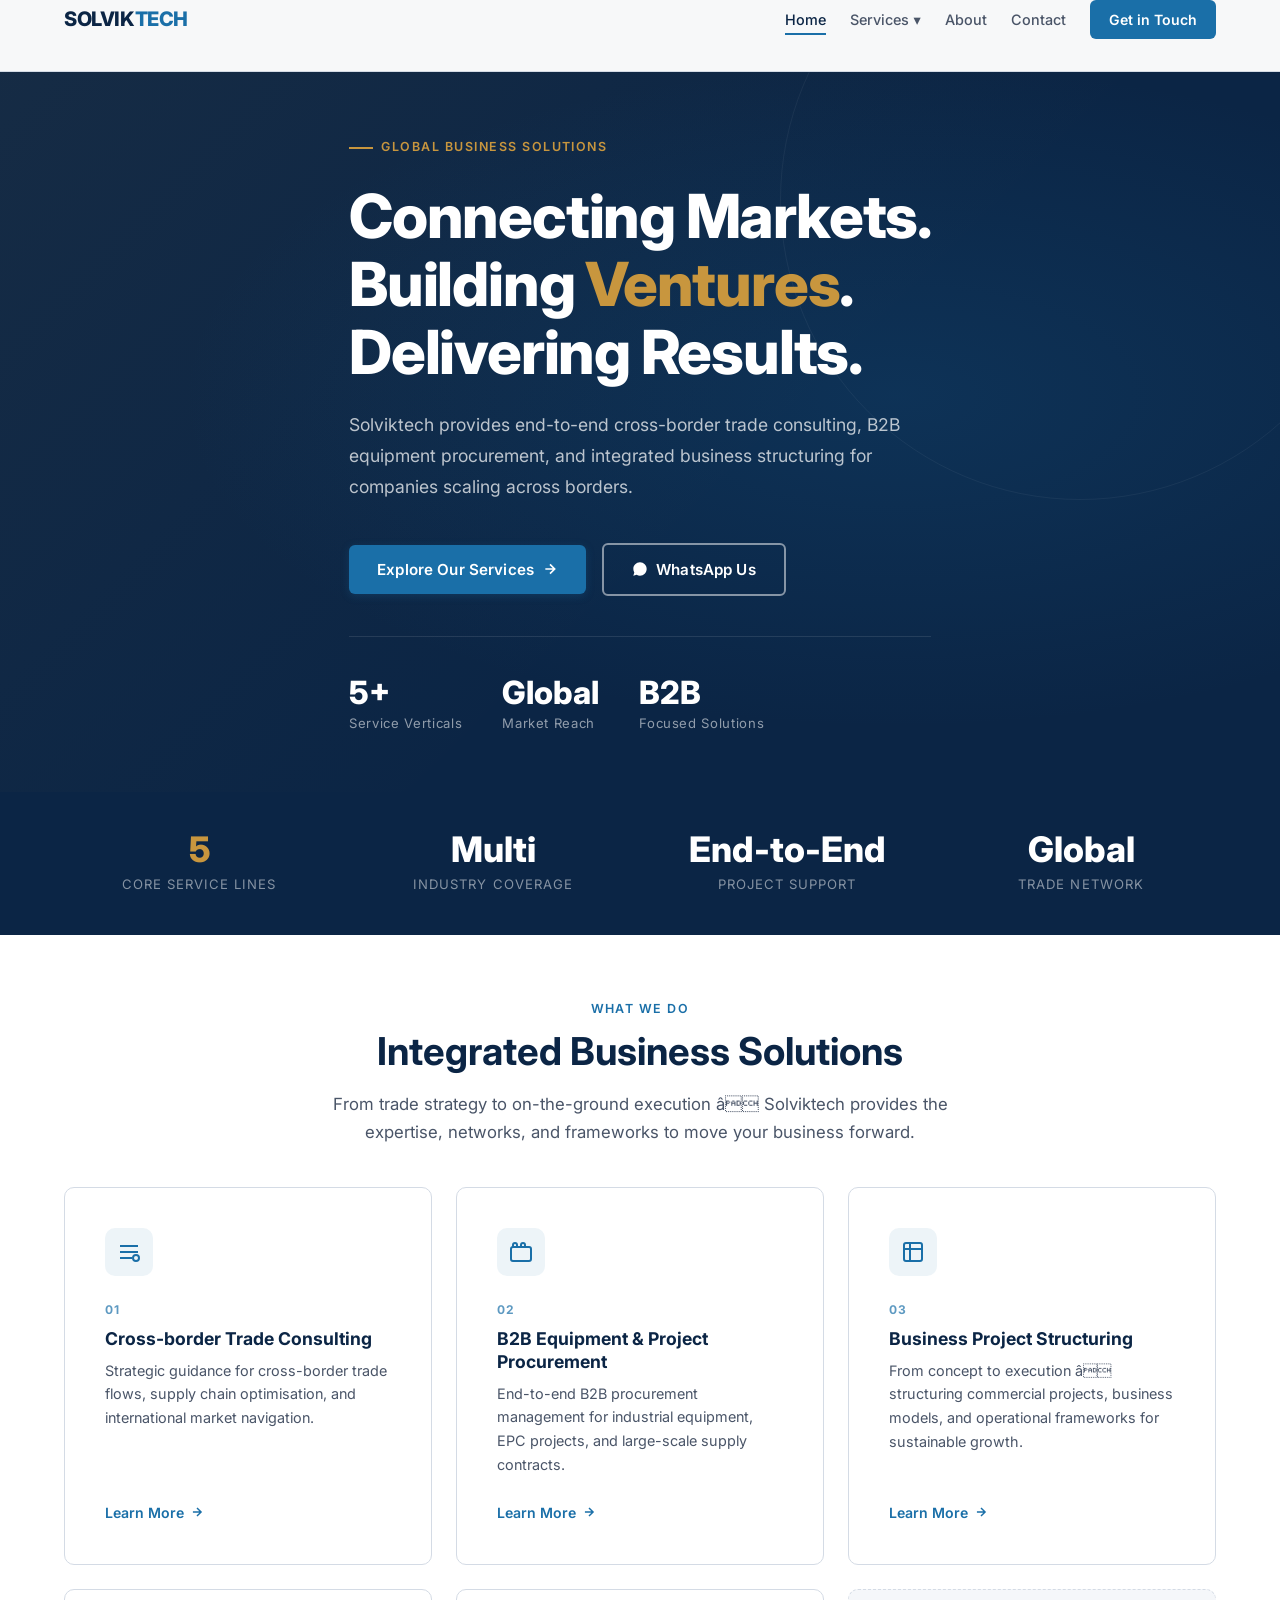
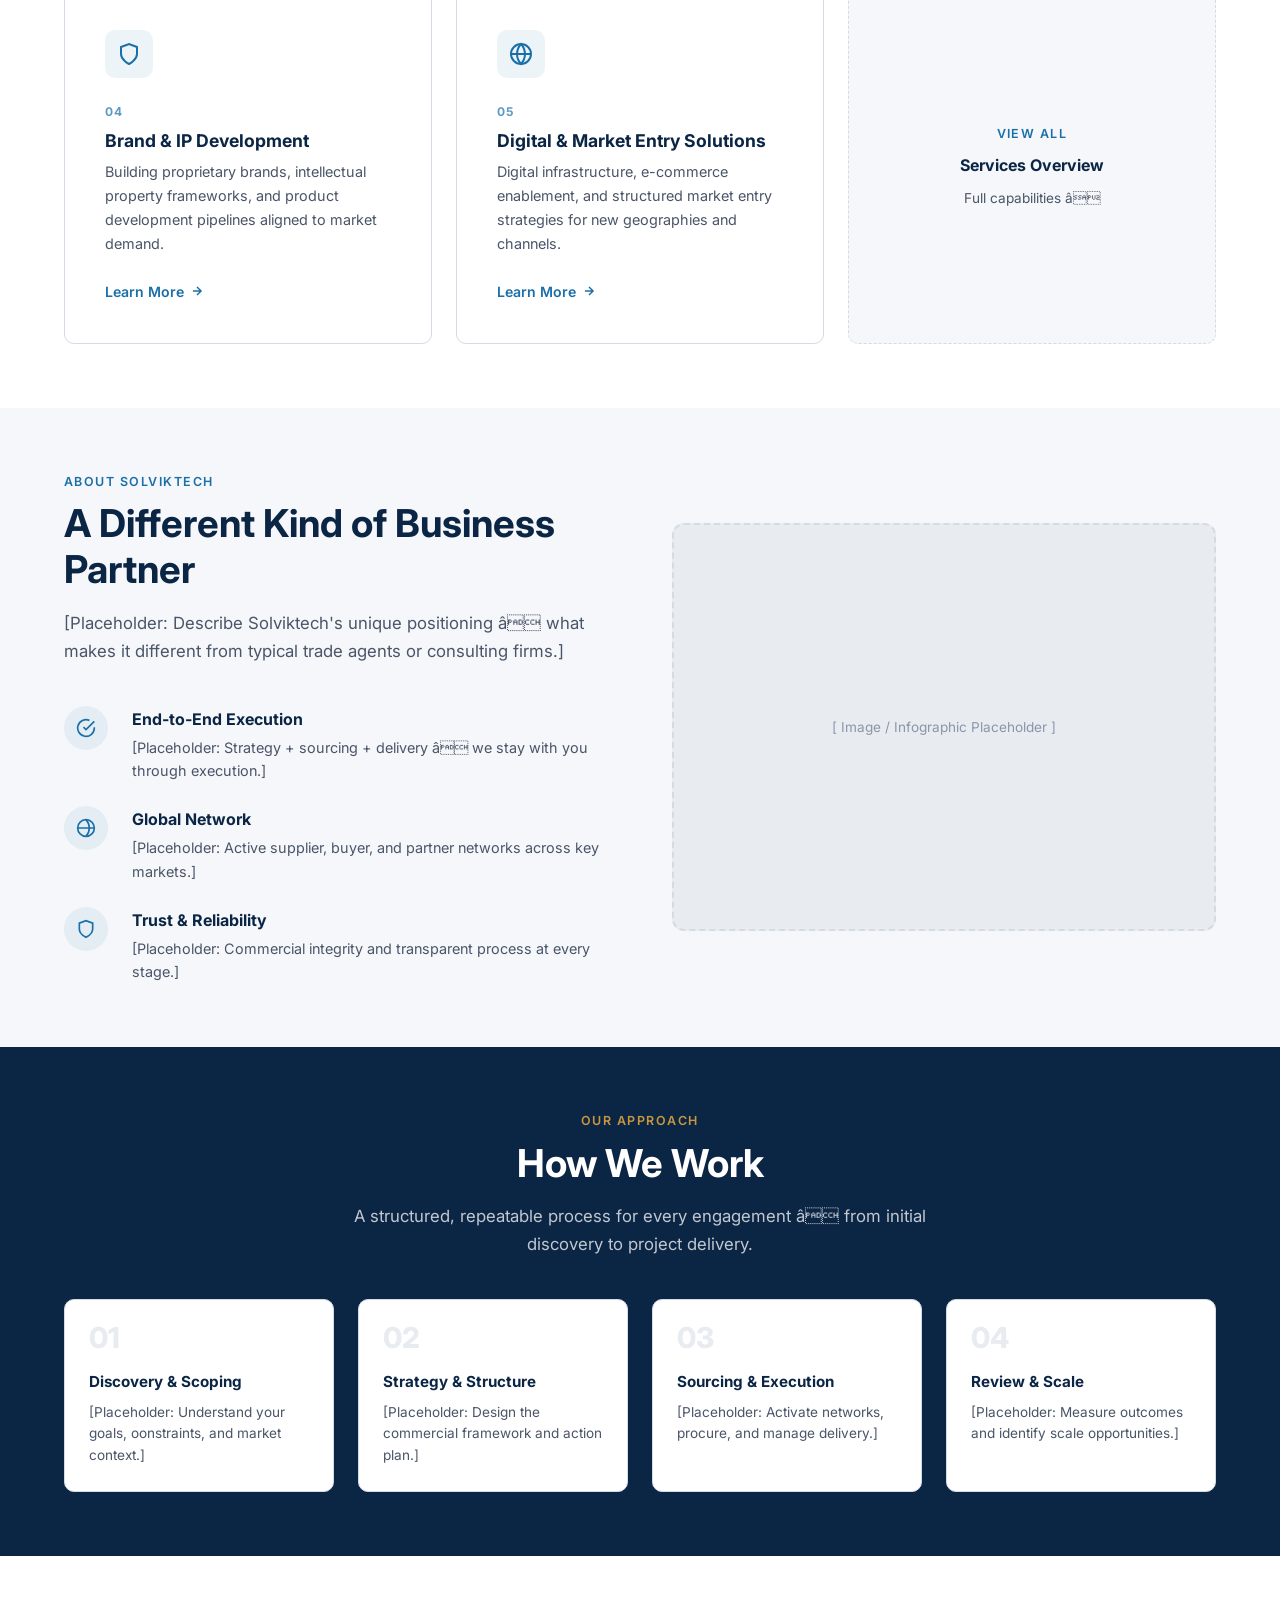
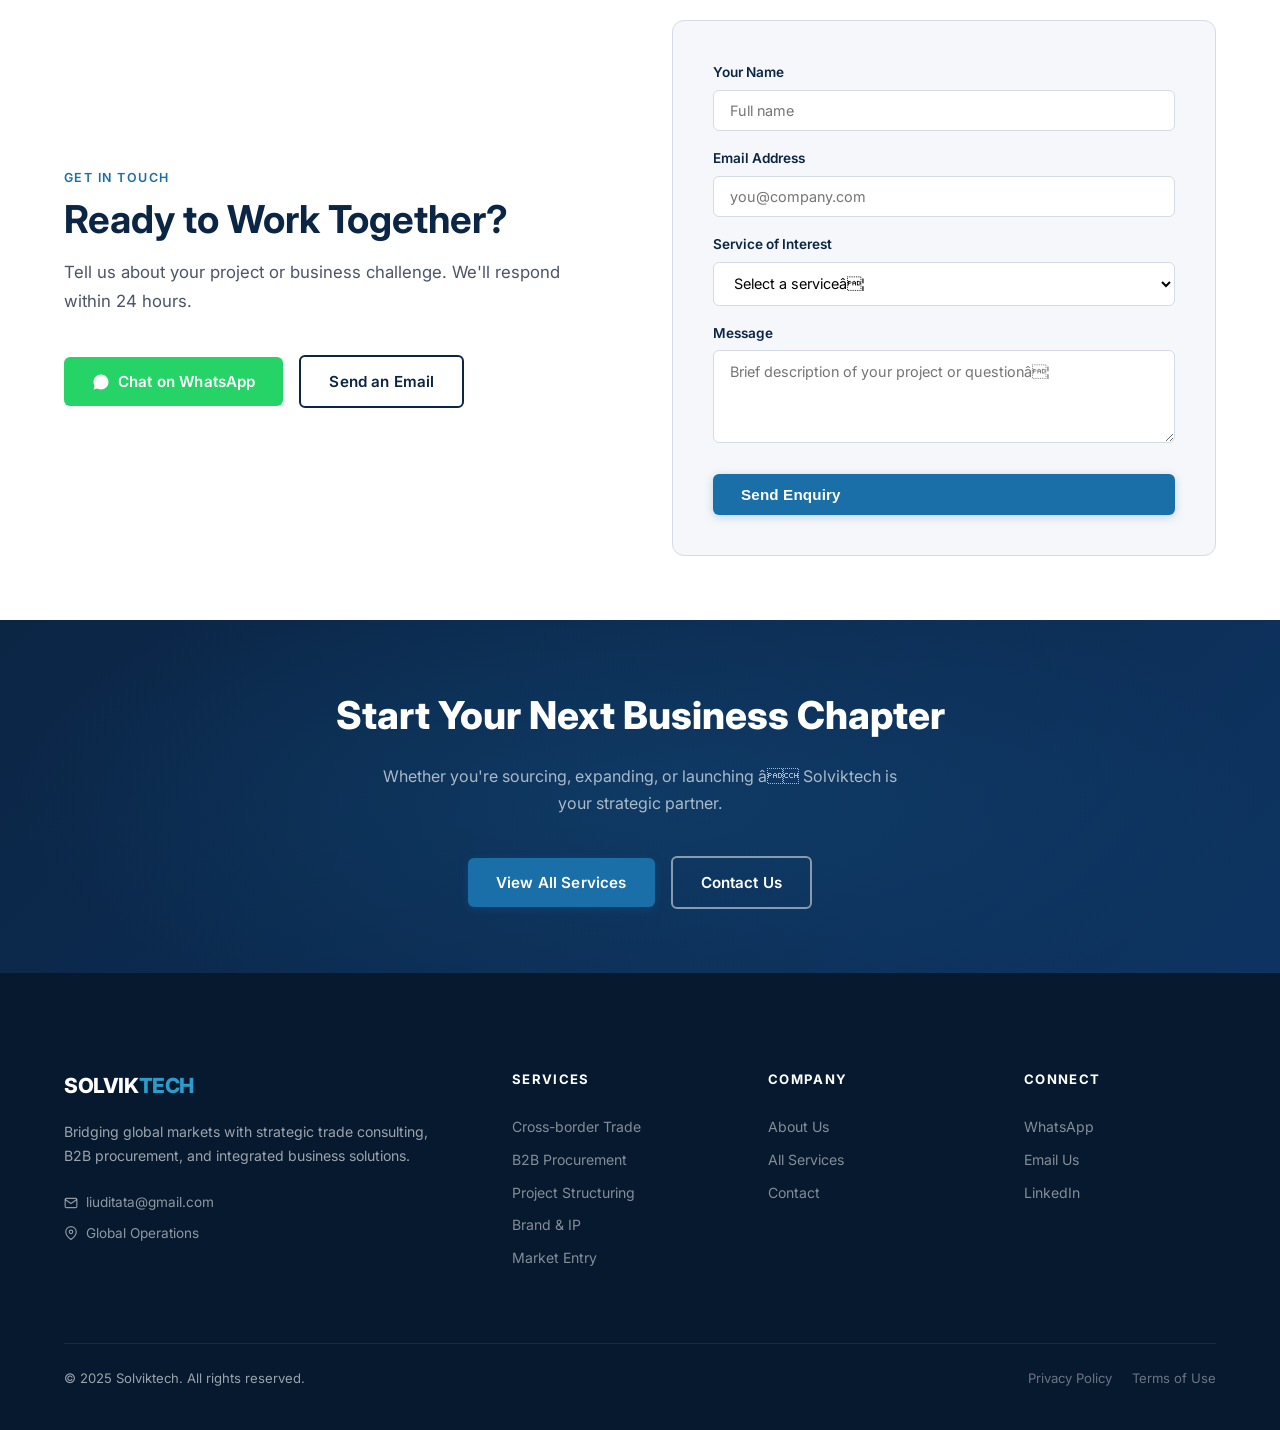
<file: index.html>
<!DOCTYPE html>
<html lang="en">
<head>
  <meta charset="UTF-8">
  <meta name="viewport" content="width=device-width, initial-scale=1.0">
  <meta name="description" content="Solviktech â Strategic cross-border trade consulting, B2B procurement, business structuring and market entry solutions.">
  <title>Solviktech | Global Business Solutions</title>
  <link rel="preconnect" href="https://fonts.googleapis.com">
  <link rel="preconnect" href="https://fonts.gstatic.com" crossorigin>
  <link href="https://fonts.googleapis.com/css2?family=Inter:wght@400;500;600;700;800&display=swap" rel="stylesheet">
  <link rel="stylesheet" href="css/style.css">
</head>
<body>

  <!-- ==============================
       HEADER (injected by components.js)
       ============================== -->
  <div data-component="header"></div>


  <!-- ==============================
       HERO SECTION
       ============================== -->
  <section class="hero" aria-label="Hero">
    <div class="container">
      <div class="hero__inner">

        <div class="hero__tag">Global Business Solutions</div>

        <h1 class="hero__title">
          Connecting Markets.<br>
          Building <em>Ventures</em>.<br>
          Delivering Results.
        </h1>

        <p class="hero__description">
          Solviktech provides end-to-end cross-border trade consulting,
          B2B equipment procurement, and integrated business structuring
          for companies scaling across borders.
        </p>

        <div class="btn-group">
          <a href="pages/services.html" class="btn btn-primary">
            Explore Our Services
            <svg width="16" height="16" viewBox="0 0 24 24" fill="none" stroke="currentColor" stroke-width="2.5"><path d="M5 12h14M12 5l7 7-7 7"/></svg>
          </a>
          <a href="#"
             class="btn btn-outline"
             data-whatsapp="Hello, I'd like to enquire about Solviktech services.">
            <svg width="16" height="16" viewBox="0 0 24 24" fill="currentColor"><path d="M17.472 14.382c-.297-.149-1.758-.867-2.03-.967-.273-.099-.471-.148-.67.15-.197.297-.767.966-.94 1.164-.173.199-.347.223-.644.075-.297-.15-1.255-.463-2.39-1.475-.883-.788-1.48-1.761-1.653-2.059-.173-.297-.018-.458.13-.606.134-.133.298-.347.446-.52.149-.174.198-.298.298-.497.099-.198.05-.371-.025-.52-.075-.149-.669-1.612-.916-2.207-.242-.579-.487-.5-.669-.51-.173-.008-.371-.01-.57-.01-.198 0-.52.074-.792.372-.272.297-1.04 1.016-1.04 2.479 0 1.462 1.065 2.875 1.213 3.074.149.198 2.096 3.2 5.077 4.487.709.306 1.262.489 1.694.625.712.227 1.36.195 1.871.118.571-.085 1.758-.719 2.006-1.413.248-.694.248-1.289.173-1.413-.074-.124-.272-.198-.57-.347z"/><path d="M12 2C6.477 2 2 6.477 2 12c0 1.89.525 3.66 1.438 5.168L2 22l4.978-1.355A9.956 9.956 0 0 0 12 22c5.523 0 10-4.477 10-10S17.523 2 12 2z"/></svg>
            WhatsApp Us
          </a>
        </div>

        <!-- Trust indicators -->
        <div class="hero__stats">
          <div>
            <div class="hero__stat-value">5+</div>
            <div class="hero__stat-label">Service Verticals</div>
          </div>
          <div>
            <div class="hero__stat-value">Global</div>
            <div class="hero__stat-label">Market Reach</div>
          </div>
          <div>
            <div class="hero__stat-value">B2B</div>
            <div class="hero__stat-label">Focused Solutions</div>
          </div>
          <!-- TODO: Add real stats when available -->
        </div>

      </div>
    </div>
  </section>


  <!-- ==============================
       STATS BAR
       ============================== -->
  <div class="stats-bar" aria-label="Key figures">
    <div class="container">
      <div class="stats-bar__grid">
        <div data-reveal>
          <div class="stats-bar__value"><em>5</em></div>
          <div class="stats-bar__label">Core Service Lines</div>
        </div>
        <div data-reveal>
          <div class="stats-bar__value">Multi</div>
          <div class="stats-bar__label">Industry Coverage</div>
        </div>
        <div data-reveal>
          <div class="stats-bar__value">End-to-End</div>
          <div class="stats-bar__label">Project Support</div>
        </div>
        <div data-reveal>
          <div class="stats-bar__value">Global</div>
          <div class="stats-bar__label">Trade Network</div>
        </div>
      </div>
      <!-- TODO: Replace placeholders with verified numbers -->
    </div>
  </div>


  <!-- ==============================
       SERVICES OVERVIEW
       ============================== -->
  <section class="section" id="services" aria-labelledby="services-heading">
    <div class="container">

      <div class="section__header section__header--center">
        <div class="section__label">What We Do</div>
        <h2 class="section__title" id="services-heading">Integrated Business Solutions</h2>
        <p class="section__subtitle">
          From trade strategy to on-the-ground execution â Solviktech provides
          the expertise, networks, and frameworks to move your business forward.
        </p>
      </div>

      <div class="grid-3">

        <!-- Service 1 -->
        <article class="service-card" data-reveal>
          <div class="service-card__icon">
            <svg viewBox="0 0 24 24" fill="none" stroke="currentColor" stroke-width="2"><path d="M3 6h18M3 12h18M3 18h12"/><circle cx="19" cy="18" r="3"/></svg>
          </div>
          <div class="service-card__number">01</div>
          <h3 class="service-card__title">Cross-border Trade Consulting</h3>
          <p class="service-card__description">
            Strategic guidance for cross-border trade flows, supply chain
            optimisation, and international market navigation.
          </p>
          <a href="pages/trade-consulting.html" class="service-card__link">
            Learn More
            <svg viewBox="0 0 24 24" fill="none" stroke="currentColor" stroke-width="2.5"><path d="M5 12h14M12 5l7 7-7 7"/></svg>
          </a>
        </article>

        <!-- Service 2 -->
        <article class="service-card" data-reveal>
          <div class="service-card__icon">
            <svg viewBox="0 0 24 24" fill="none" stroke="currentColor" stroke-width="2"><rect x="2" y="7" width="20" height="14" rx="2"/><path d="M16 7V5a2 2 0 0 0-4 0v2M8 7V5a2 2 0 0 0-4 0v2"/></svg>
          </div>
          <div class="service-card__number">02</div>
          <h3 class="service-card__title">B2B Equipment & Project Procurement</h3>
          <p class="service-card__description">
            End-to-end B2B procurement management for industrial equipment,
            EPC projects, and large-scale supply contracts.
          </p>
          <a href="pages/procurement.html" class="service-card__link">
            Learn More
            <svg viewBox="0 0 24 24" fill="none" stroke="currentColor" stroke-width="2.5"><path d="M5 12h14M12 5l7 7-7 7"/></svg>
          </a>
        </article>

        <!-- Service 3 -->
        <article class="service-card" data-reveal>
          <div class="service-card__icon">
            <svg viewBox="0 0 24 24" fill="none" stroke="currentColor" stroke-width="2"><path d="M9 3H5a2 2 0 0 0-2 2v4m6-6h10a2 2 0 0 1 2 2v4M9 3v18m0 0h10a2 2 0 0 0 2-2V9M9 21H5a2 2 0 0 1-2-2V9m0 0h18"/></svg>
          </div>
          <div class="service-card__number">03</div>
          <h3 class="service-card__title">Business Project Structuring</h3>
          <p class="service-card__description">
            From concept to execution â structuring commercial projects,
            business models, and operational frameworks for sustainable growth.
          </p>
          <a href="pages/project-structuring.html" class="service-card__link">
            Learn More
            <svg viewBox="0 0 24 24" fill="none" stroke="currentColor" stroke-width="2.5"><path d="M5 12h14M12 5l7 7-7 7"/></svg>
          </a>
        </article>

        <!-- Service 4 -->
        <article class="service-card" data-reveal>
          <div class="service-card__icon">
            <svg viewBox="0 0 24 24" fill="none" stroke="currentColor" stroke-width="2"><path d="M12 22s8-4 8-10V5l-8-3-8 3v7c0 6 8 10 8 10z"/></svg>
          </div>
          <div class="service-card__number">04</div>
          <h3 class="service-card__title">Brand & IP Development</h3>
          <p class="service-card__description">
            Building proprietary brands, intellectual property frameworks,
            and product development pipelines aligned to market demand.
          </p>
          <a href="pages/brand-development.html" class="service-card__link">
            Learn More
            <svg viewBox="0 0 24 24" fill="none" stroke="currentColor" stroke-width="2.5"><path d="M5 12h14M12 5l7 7-7 7"/></svg>
          </a>
        </article>

        <!-- Service 5 -->
        <article class="service-card" data-reveal>
          <div class="service-card__icon">
            <svg viewBox="0 0 24 24" fill="none" stroke="currentColor" stroke-width="2"><circle cx="12" cy="12" r="10"/><path d="M2 12h20M12 2a15.3 15.3 0 0 1 4 10 15.3 15.3 0 0 1-4 10 15.3 15.3 0 0 1-4-10 15.3 15.3 0 0 1 4-10z"/></svg>
          </div>
          <div class="service-card__number">05</div>
          <h3 class="service-card__title">Digital & Market Entry Solutions</h3>
          <p class="service-card__description">
            Digital infrastructure, e-commerce enablement, and structured
            market entry strategies for new geographies and channels.
          </p>
          <a href="pages/market-entry.html" class="service-card__link">
            Learn More
            <svg viewBox="0 0 24 24" fill="none" stroke="currentColor" stroke-width="2.5"><path d="M5 12h14M12 5l7 7-7 7"/></svg>
          </a>
        </article>

        <!-- View All Card -->
        <a href="pages/services.html" class="service-card" style="justify-content: center; align-items: center; text-align: center; background: var(--color-off-white); border-style: dashed;" data-reveal>
          <div>
            <div class="section__label" style="margin-bottom: 0.5rem;">View All</div>
            <div style="font-size:1rem; font-weight:700; color:var(--color-primary);">Services Overview</div>
            <div style="font-size:0.85rem; color:var(--color-text-light); margin-top:0.5rem;">Full capabilities â</div>
          </div>
        </a>

      </div>
    </div>
  </section>


  <!-- ==============================
       ABOUT / VALUE PROPOSITION
       ============================== -->
  <section class="section section--alt" id="about" aria-labelledby="about-heading">
    <div class="container">
      <div class="content-split">

        <!-- Text side -->
        <div data-reveal>
          <div class="section__label">About Solviktech</div>
          <h2 class="section__title" id="about-heading">
            A Different Kind of Business Partner
          </h2>
          <p class="section__subtitle" style="margin-bottom: var(--space-lg);">
            <!-- TODO: Write 2â3 sentence company pitch -->
            [Placeholder: Describe Solviktech's unique positioning â what makes it
            different from typical trade agents or consulting firms.]
          </p>

          <div class="feature-list">
            <div class="feature-item">
              <div class="feature-item__icon">
                <svg viewBox="0 0 24 24" fill="none" stroke="currentColor" stroke-width="2"><path d="M22 11.08V12a10 10 0 1 1-5.93-9.14"/><polyline points="22 4 12 14.01 9 11.01"/></svg>
              </div>
              <div>
                <div class="feature-item__title">End-to-End Execution</div>
                <p class="feature-item__text">[Placeholder: Strategy + sourcing + delivery â we stay with you through execution.]</p>
              </div>
            </div>
            <div class="feature-item">
              <div class="feature-item__icon">
                <svg viewBox="0 0 24 24" fill="none" stroke="currentColor" stroke-width="2"><circle cx="12" cy="12" r="10"/><path d="M2 12h20M12 2a15.3 15.3 0 0 1 4 10 15.3 15.3 0 0 1-4 10"/></svg>
              </div>
              <div>
                <div class="feature-item__title">Global Network</div>
                <p class="feature-item__text">[Placeholder: Active supplier, buyer, and partner networks across key markets.]</p>
              </div>
            </div>
            <div class="feature-item">
              <div class="feature-item__icon">
                <svg viewBox="0 0 24 24" fill="none" stroke="currentColor" stroke-width="2"><path d="M12 22s8-4 8-10V5l-8-3-8 3v7c0 6 8 10 8 10z"/></svg>
              </div>
              <div>
                <div class="feature-item__title">Trust & Reliability</div>
                <p class="feature-item__text">[Placeholder: Commercial integrity and transparent process at every stage.]</p>
              </div>
            </div>
          </div>
        </div>

        <!-- Visual side (placeholder for image / graphic) -->
        <div class="content-split__visual" data-reveal>
          [ Image / Infographic Placeholder ]
        </div>

      </div>
    </div>
  </section>


  <!-- ==============================
       HOW WE WORK (Process)
       ============================== -->
  <section class="section section--dark" aria-labelledby="process-heading">
    <div class="container">

      <div class="section__header section__header--center">
        <div class="section__label">Our Approach</div>
        <h2 class="section__title" id="process-heading">How We Work</h2>
        <p class="section__subtitle">
          A structured, repeatable process for every engagement â
          from initial discovery to project delivery.
        </p>
      </div>

      <div class="process-list">
        <div class="process-step" data-reveal>
          <div class="process-step__title">Discovery & Scoping</div>
          <p class="process-step__text">[Placeholder: Understand your goals, oonstraints, and market context.]</p>
        </div>
        <div class="process-step" data-reveal>
          <div class="process-step__title">Strategy & Structure</div>
          <p class="process-step__text">[Placeholder: Design the commercial framework and action plan.]</p>
        </div>
        <div class="process-step" data-reveal>
          <div class="process-step__title">Sourcing & Execution</div>
          <p class="process-step__text">[Placeholder: Activate networks, procure, and manage delivery.]</p>
        </div>
        <div class="process-step" data-reveal>
          <div class="process-step__title">Review & Scale</div>
          <p class="process-step__text">[Placeholder: Measure outcomes and identify scale opportunities.]</p>
        </div>
      </div>

    </div>
  </section>


  <!-- ==============================
       CONTACT / CTA SECTION
       ============================== -->
  <section class="section" id="contact" aria-labelledby="contact-heading">
    <div class="container">
      <div class="content-split">

        <!-- Contact info -->
        <div data-reveal>
          <div class="section__label">Get in Touch</div>
          <h2 class="section__title" id="contact-heading">Ready to Work Together?</h2>
          <p class="section__subtitle" style="margin-bottom: var(--space-lg);">
            Tell us about your project or business challenge.
            We'll respond within 24 hours.
          </p>

          <div class="btn-group">
            <a href="#"
               class="btn btn-whatsapp"
               data-whatsapp="Hello, I'd like to discuss a potential project with Solviktech.">
              <svg width="18" height="18" viewBox="0 0 24 24" fill="currentColor"><path d="M17.472 14.382c-.297-.149-1.758-.867-2.03-.967-.273-.099-.471-.148-.67.15-.197.297-.767.966-.94 1.164-.173.199-.347.223-.644.075-.297-.15-1.255-.463-2.39-1.475-.883-.788-1.48-1.761-1.653-2.059-.173-.297-.018-.458.13-.606.134-.133.298-.347.446-.52.149-.174.198-.298.298-.497.099-.198.05-.371-.025-.52-.075-.149-.669-1.612-.916-2.207-.242-.579-.487-.5-.669-.51-.173-.008-.371-.01-.57-.01-.198 0-.52.074-.792.372-.272.297-1.04 1.016-1.04 2.479 0 1.462 1.065 2.875 1.213 3.074.149.198 2.096 3.2 5.077 4.487.709.306 1.262.489 1.694.625.712.227 1.36.195 1.871.118.571-.085 1.758-.719 2.006-1.413.248-.694.248-1.289.173-1.413-.074-.124-.272-.198-.57-.347z"/><path d="M12 2C6.477 2 2 6.477 2 12c0 1.89.525 3.66 1.438 5.168L2 22l4.978-1.355A9.956 9.956 0 0 0 12 22c5.523 0 10-4.477 10-10S17.523 2 12 2z"/></svg>
              Chat on WhatsApp
            </a>
            <a href="mailto:liuditata@gmail.com" class="btn btn-outline--dark btn btn-outline">
              Send an Email
            </a>
          </div>
        </div>

        <!-- Inquiry form (placeholder) -->
        <div data-reveal>
          <form id="contact-form" style="background:var(--color-off-white); padding:var(--space-lg); border-radius:12px; border:1px solid var(--color-border);">
            <div style="margin-bottom:var(--space-sm);">
              <label style="display:block; font-size:0.85rem; font-weight:600; color:var(--color-primary); margin-bottom:0.4rem;">Your Name</label>
              <input type="text" placeholder="Full name" required
                style="width:100%; padding:0.7rem 1rem; border:1px solid var(--color-border); border-radius:6px; font-size:0.9rem; font-family:inherit; outline:none; transition:border-color 0.2s;"
                onfocus="this.style.borderColor='var(--color-accent)'"
                onblur="this.style.borderColor='var(--color-border)'">
            </div>
            <div style="margin-bottom:var(--space-sm);">
              <label style="display:block; font-size:0.85rem; font-weight:600; color:var(--color-primary); margin-bottom:0.4rem;">Email Address</label>
              <input type="email" placeholder="you@company.com" required
                style="width:100%; padding:0.7rem 1rem; border:1px solid var(--color-border); border-radius:6px; font-size:0.9rem; font-family:inherit; outline:none; transition:border-color 0.2s;"
                onfocus="this.style.borderColor='var(--color-accent)'"
                onblur="this.style.borderColor='var(--color-border)'">
            </div>
            <div style="margin-bottom:var(--space-sm);">
              <label style="display:block; font-size:0.85rem; font-weight:600; color:var(--color-primary); margin-bottom:0.4rem;">Service of Interest</label>
              <select style="width:100%; padding:0.7rem 1rem; border:1px solid var(--color-border); border-radius:6px; font-size:0.9rem; font-family:inherit; outline:none; background:white;">
                <option value="">Select a serviceâ¦</option>
                <option>Cross-border Trade Consulting</option>
                <option>B2B Equipment & Procurement</option>
                <option>Business Project Structuring</option>
                <option>Brand & IP Development</option>
                <option>Digital & Market Entry</option>
                <option>General Enquiry</option>
              </select>
            </div>
            <div style="margin-bottom:var(--space-md);">
              <label style="display:block; font-size:0.85rem; font-weight:600; color:var(--color-primary); margin-bottom:0.4rem;">Message</label>
              <textarea placeholder="Brief description of your project or questionâ¦" rows="4" required
                style="width:100%; padding:0.7rem 1rem; border:1px solid var(--color-border); border-radius:6px; font-size:0.9rem; font-family:inherit; outline:none; resize:vertical; transition:border-color 0.2s;"
                onfocus="this.style.borderColor='var(--color-accent)'"
                onblur="this.style.borderColor='var(--color-border)'"></textarea>
            </div>
            <button type="submit" class="btn btn-primary" style="width:100%;">
              Send Enquiry
            </button>
            <!-- TODO: Connect form to backend / Formspree -->
          </form>
        </div>

      </div>
    </div>
  </section>


  <!-- ==============================
       CTA BANNER
       ============================== -->
  <div class="cta-banner">
    <div class="container">
      <div class="cta-banner__inner">
        <h2 class="cta-banner__title">Start Your Next Business Chapter</h2>
        <p class="cta-banner__subtitle">
          Whether you're sourcing, expanding, or launching â
          Solviktech is your strategic partner.
        </p>
        <div class="btn-group" style="justify-content:center;">
          <a href="pages/services.html" class="btn btn-primary">View All Services</a>
          <a href="#contact" class="btn btn-outline">Contact Us</a>
        </div>
      </div>
    </div>
  </div>


  <!-- ==============================
       FOOTER (injected by components.js)
       ============================== -->
  <div data-component="footer"></div>


  <script src="js/components.js"></script>
  <script src="js/main.js"></script>
</body>
</html>
</file>
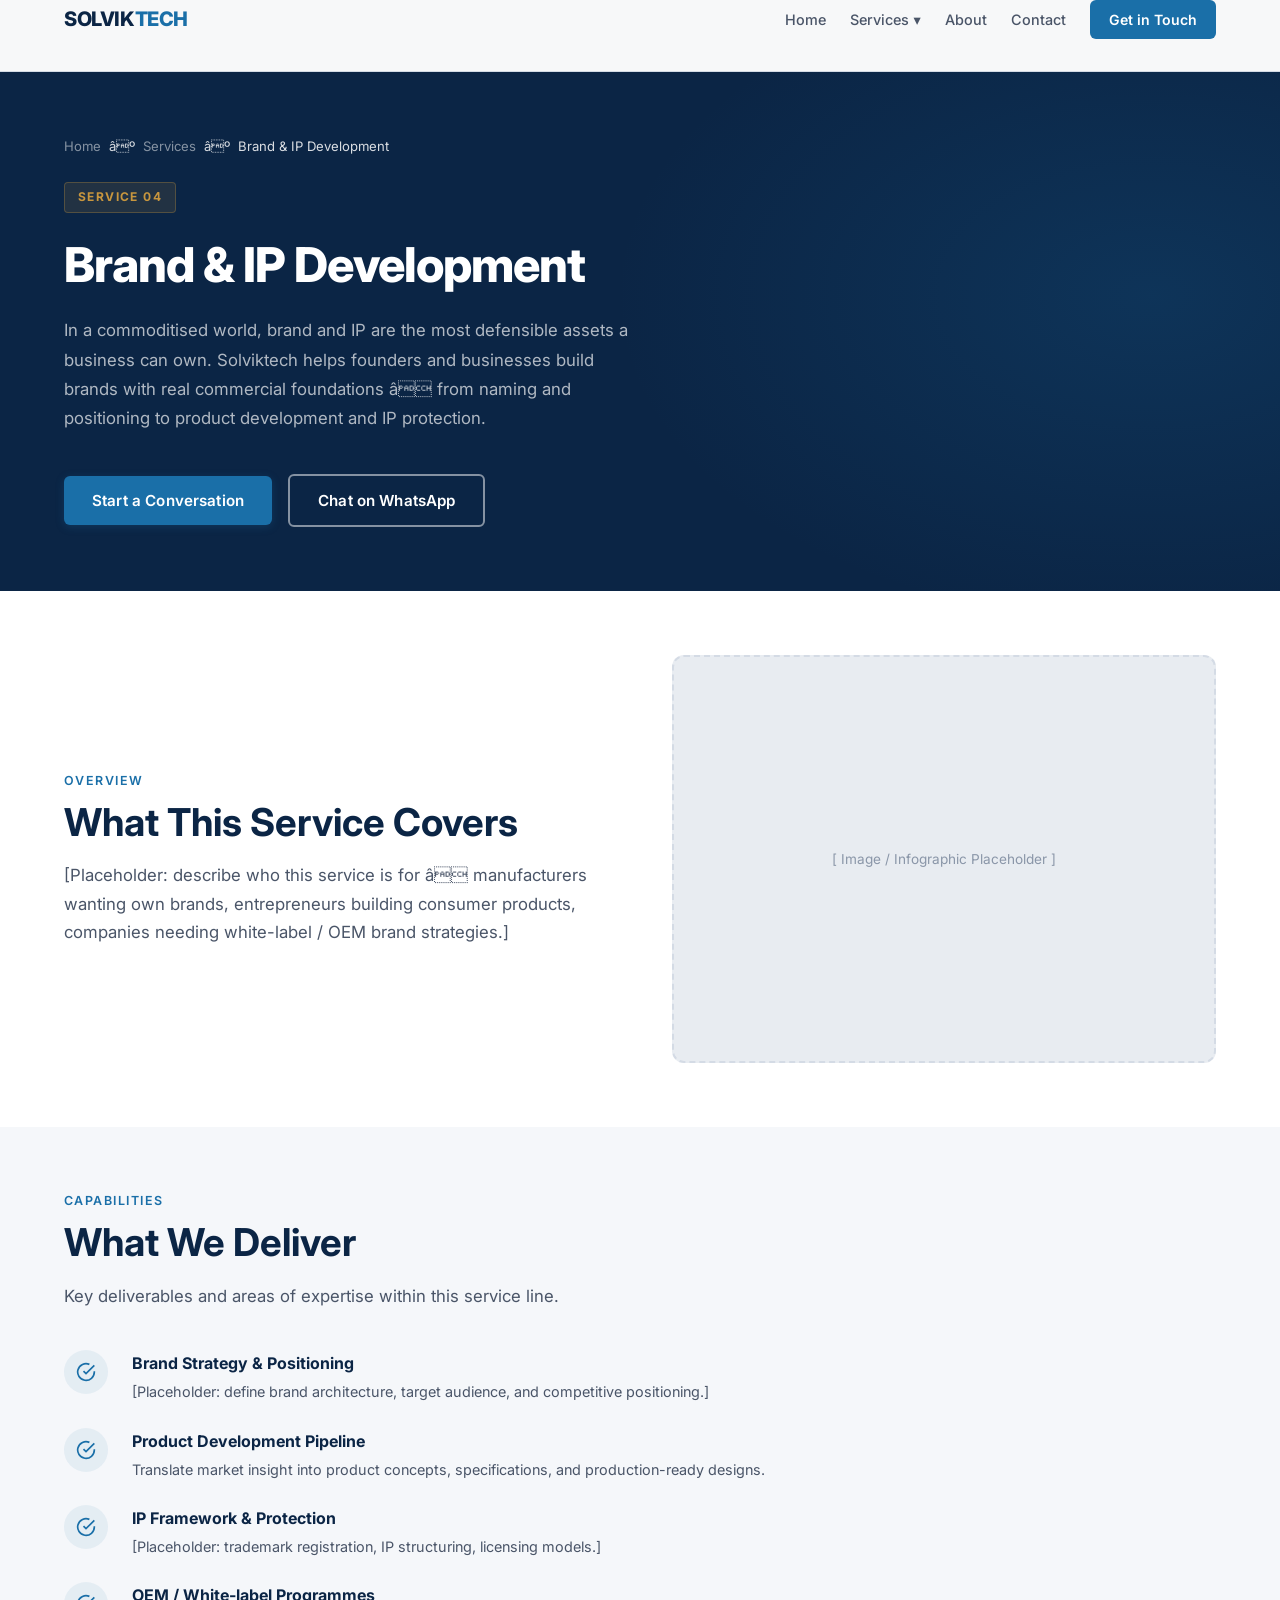
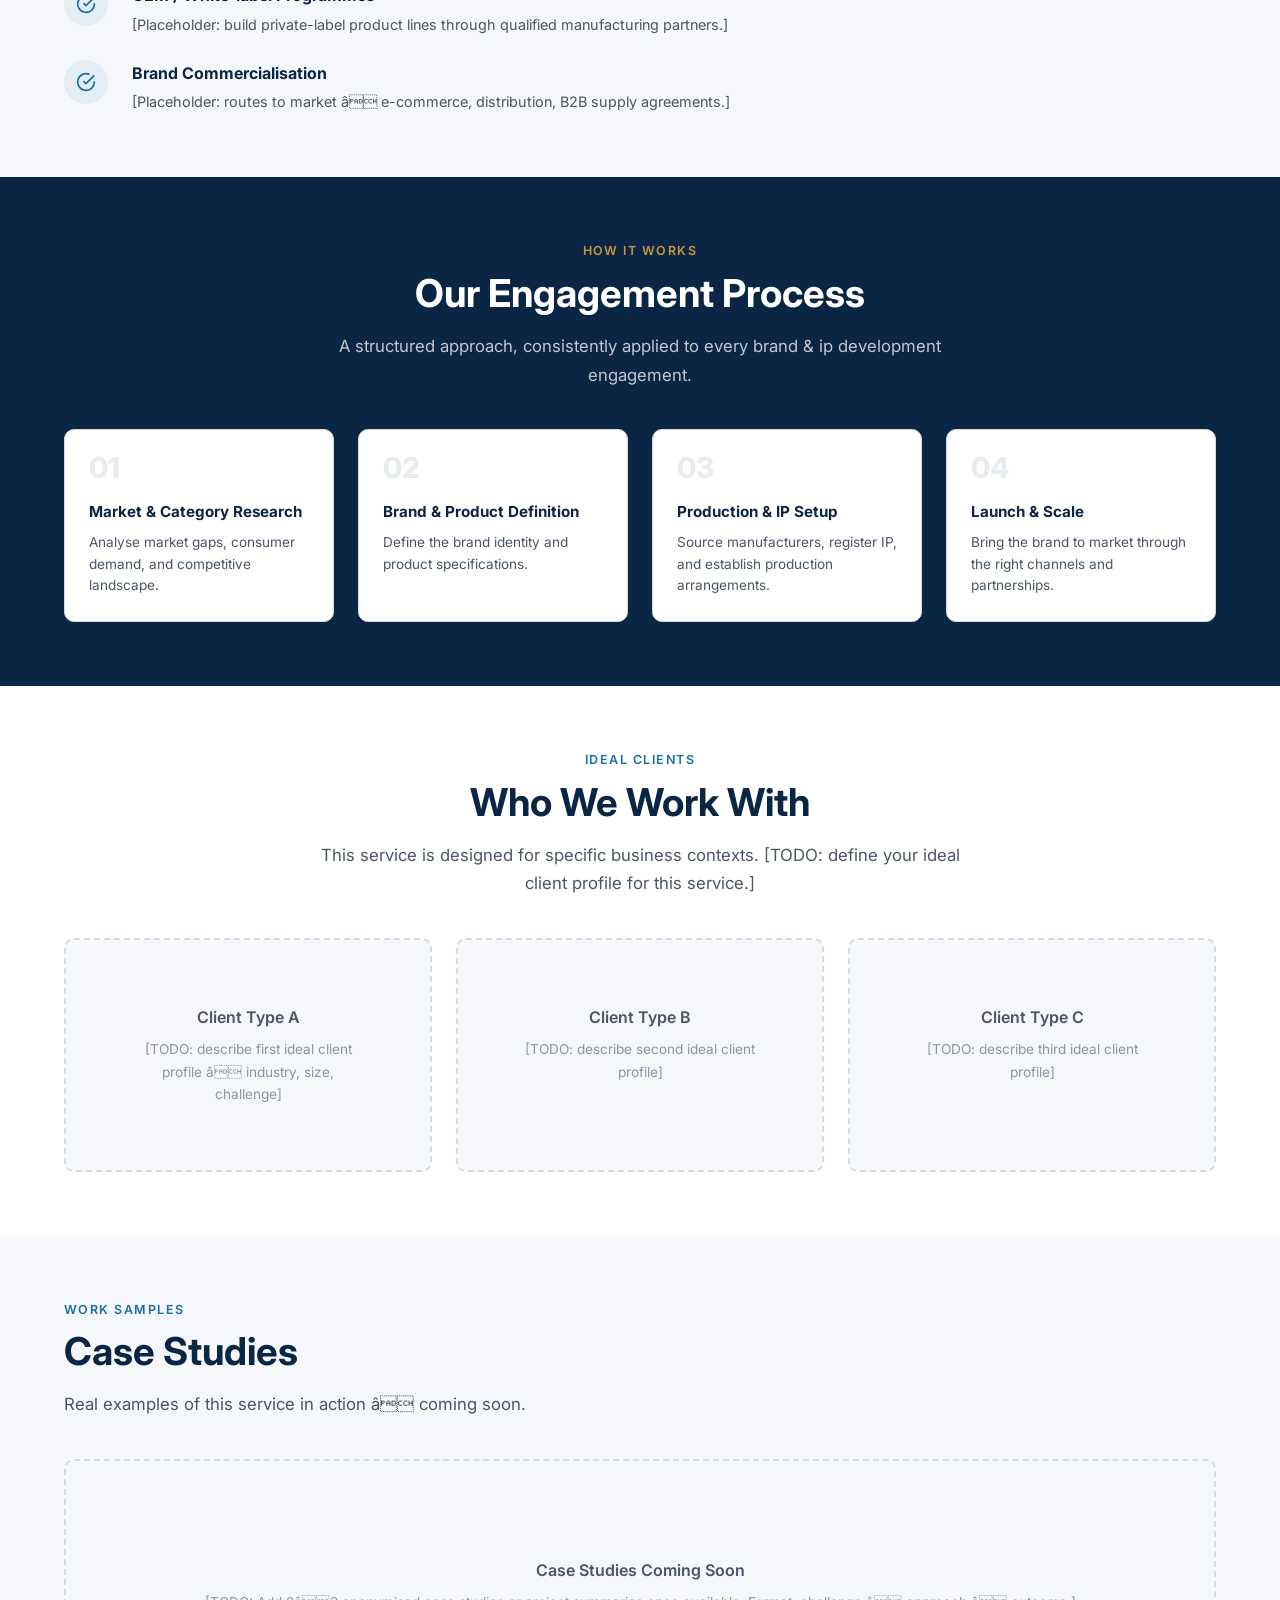
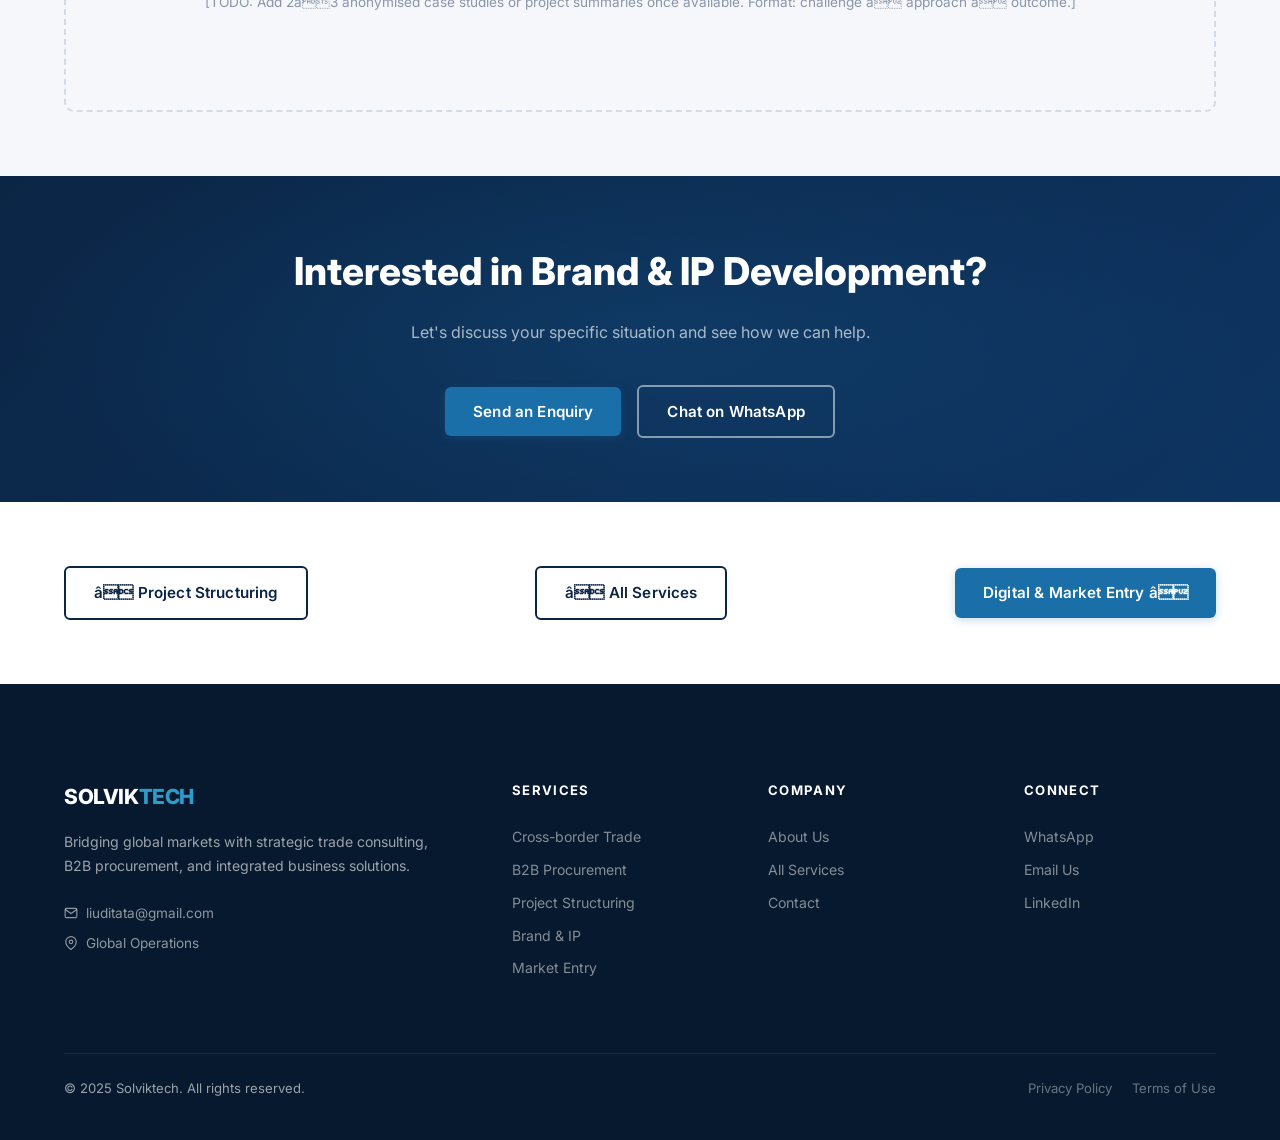
<file: pages/brand-development.html>
<!DOCTYPE html>
<html lang="en">
<head>
  <meta charset="UTF-8">
  <meta name="viewport" content="width=device-width, initial-scale=1.0">
  <meta name="description" content="Solviktech â Brand & IP Development. Building proprietary brand assets and intellectual property for lasting market advantage.">
  <title>Brand & IP Development | Solviktech</title>
  <link rel="preconnect" href="https://fonts.googleapis.com">
  <link rel="preconnect" href="https://fonts.gstatic.com" crossorigin>
  <link href="https://fonts.googleapis.com/css2?family=Inter:wght@400;500;600;700;800&display=swap" rel="stylesheet">
  <link rel="stylesheet" href="../css/style.css">
</head>
<body>

  <div data-component="header"></div>


  <!-- Page Hero -->
  <section class="page-hero">
    <div class="container">
      <div class="page-hero__inner">
        <nav class="page-hero__breadcrumb" aria-label="Breadcrumb">
          <a href="../index.html">Home</a>
          <span>âº</span>
          <a href="services.html">Services</a>
          <span>âº</span>
          <span>Brand & IP Development</span>
        </nav>
        <div class="page-hero__service-tag">Service 04</div>
        <h1 class="page-hero__title">Brand & IP Development</h1>
        <p class="page-hero__description">In a commoditised world, brand and IP are the most defensible assets a business can own. Solviktech helps founders and businesses build brands with real commercial foundations â from naming and positioning to product development and IP protection.</p>
        <div class="btn-group">
          <a href="../index.html#contact" class="btn btn-primary">Start a Conversation</a>
          <a href="#" class="btn btn-outline" data-whatsapp="Hello, I'd like to discuss Brand & IP Development with Solviktech.">Chat on WhatsApp</a>
        </div>
      </div>
    </div>
  </section>


  <!-- Overview -->
  <section class="section" aria-labelledby="overview-heading">
    <div class="container">
      <div class="content-split">

        <div data-reveal>
          <div class="section__label">Overview</div>
          <h2 class="section__title" id="overview-heading">What This Service Covers</h2>
          <p class="section__subtitle">[Placeholder: describe who this service is for â manufacturers wanting own brands, entrepreneurs building consumer products, companies needing white-label / OEM brand strategies.]</p>
        </div>

        <div class="content-split__visual" data-reveal>
          [ Image / Infographic Placeholder ]
        </div>

      </div>
    </div>
  </section>


  <!-- Capabilities -->
  <section class="section section--alt" aria-labelledby="capabilities-heading">
    <div class="container">

      <div class="section__header">
        <div class="section__label">Capabilities</div>
        <h2 class="section__title" id="capabilities-heading">What We Deliver</h2>
        <p class="section__subtitle">Key deliverables and areas of expertise within this service line.</p>
      </div>

      <div class="feature-list" style="max-width: 800px;">
        
            <div class="feature-item" data-reveal>
              <div class="feature-item__icon"><svg viewBox="0 0 24 24" fill="none" stroke="currentColor" stroke-width="2"><path d="M22 11.08V12a10 10 0 1 1-5.93-9.14"/><polyline points="22 4 12 14.01 9 11.01"/></svg></div>
              <div>
                <div class="feature-item__title">Brand Strategy & Positioning</div>
                <p class="feature-item__text">[Placeholder: define brand architecture, target audience, and competitive positioning.]</p>
              </div>
            </div>
            <div class="feature-item" data-reveal>
              <div class="feature-item__icon"><svg viewBox="0 0 24 24" fill="none" stroke="currentColor" stroke-width="2"><path d="M22 11.08V12a10 10 0 1 1-5.93-9.14"/><polyline points="22 4 12 14.01 9 11.01"/></svg></div>
              <div>
                <div class="feature-item__title">Product Development Pipeline</div>
                <p class="feature-item__text">Translate market insight into product concepts, specifications, and production-ready designs.</p>
              </div>
            </div>
            <div class="feature-item" data-reveal>
              <div class="feature-item__icon"><svg viewBox="0 0 24 24" fill="none" stroke="currentColor" stroke-width="2"><path d="M22 11.08V12a10 10 0 1 1-5.93-9.14"/><polyline points="22 4 12 14.01 9 11.01"/></svg></div>
              <div>
                <div class="feature-item__title">IP Framework & Protection</div>
                <p class="feature-item__text">[Placeholder: trademark registration, IP structuring, licensing models.]</p>
              </div>
            </div>
            <div class="feature-item" data-reveal>
              <div class="feature-item__icon"><svg viewBox="0 0 24 24" fill="none" stroke="currentColor" stroke-width="2"><path d="M22 11.08V12a10 10 0 1 1-5.93-9.14"/><polyline points="22 4 12 14.01 9 11.01"/></svg></div>
              <div>
                <div class="feature-item__title">OEM / White-label Programmes</div>
                <p class="feature-item__text">[Placeholder: build private-label product lines through qualified manufacturing partners.]</p>
              </div>
            </div>
            <div class="feature-item" data-reveal>
              <div class="feature-item__icon"><svg viewBox="0 0 24 24" fill="none" stroke="currentColor" stroke-width="2"><path d="M22 11.08V12a10 10 0 1 1-5.93-9.14"/><polyline points="22 4 12 14.01 9 11.01"/></svg></div>
              <div>
                <div class="feature-item__title">Brand Commercialisation</div>
                <p class="feature-item__text">[Placeholder: routes to market â e-commerce, distribution, B2B supply agreements.]</p>
              </div>
            </div>
      </div>

    </div>
  </section>


  <!-- Process -->
  <section class="section section--dark" aria-labelledby="process-heading">
    <div class="container">

      <div class="section__header section__header--center">
        <div class="section__label">How It Works</div>
        <h2 class="section__title" id="process-heading">Our Engagement Process</h2>
        <p class="section__subtitle">A structured approach, consistently applied to every brand & ip development engagement.</p>
      </div>

      <div class="process-list">
        
        <div class="process-step" data-reveal>
          <div class="process-step__title">Market & Category Research</div>
          <p class="process-step__text">Analyse market gaps, consumer demand, and competitive landscape.</p>
        </div>
        <div class="process-step" data-reveal>
          <div class="process-step__title">Brand & Product Definition</div>
          <p class="process-step__text">Define the brand identity and product specifications.</p>
        </div>
        <div class="process-step" data-reveal>
          <div class="process-step__title">Production & IP Setup</div>
          <p class="process-step__text">Source manufacturers, register IP, and establish production arrangements.</p>
        </div>
        <div class="process-step" data-reveal>
          <div class="process-step__title">Launch & Scale</div>
          <p class="process-step__text">Bring the brand to market through the right channels and partnerships.</p>
        </div>
      </div>

    </div>
  </section>


  <!-- Who Is This For (Placeholder) -->
  <section class="section" aria-labelledby="for-who-heading">
    <div class="container">

      <div class="section__header section__header--center">
        <div class="section__label">Ideal Clients</div>
        <h2 class="section__title" id="for-who-heading">Who We Work With</h2>
        <p class="section__subtitle">This service is designed for specific business contexts. [TODO: define your ideal client profile for this service.]</p>
      </div>

      <!-- Placeholder client type cards -->
      <div class="grid-3">
        <div class="placeholder-block" data-reveal>
          <div class="placeholder-block__title">Client Type A</div>
          <p class="placeholder-block__text">[TODO: describe first ideal client profile â industry, size, challenge]</p>
        </div>
        <div class="placeholder-block" data-reveal>
          <div class="placeholder-block__title">Client Type B</div>
          <p class="placeholder-block__text">[TODO: describe second ideal client profile]</p>
        </div>
        <div class="placeholder-block" data-reveal>
          <div class="placeholder-block__title">Client Type C</div>
          <p class="placeholder-block__text">[TODO: describe third ideal client profile]</p>
        </div>
      </div>

    </div>
  </section>


  <!-- Case Studies Placeholder -->
  <section class="section section--alt" aria-labelledby="cases-heading">
    <div class="container">

      <div class="section__header">
        <div class="section__label">Work Samples</div>
        <h2 class="section__title" id="cases-heading">Case Studies</h2>
        <p class="section__subtitle">Real examples of this service in action â coming soon.</p>
      </div>

      <div class="placeholder-block" style="padding: var(--space-2xl);">
        <div class="placeholder-block__title">Case Studies Coming Soon</div>
        <p class="placeholder-block__text">
          [TODO: Add 2â3 anonymised case studies or project summaries
          once available. Format: challenge â approach â outcome.]
        </p>
      </div>

    </div>
  </section>


  <!-- CTA -->
  <div class="cta-banner">
    <div class="container">
      <div class="cta-banner__inner">
        <h2 class="cta-banner__title">Interested in Brand & IP Development?</h2>
        <p class="cta-banner__subtitle">Let's discuss your specific situation and see how we can help.</p>
        <div class="btn-group" style="justify-content:center;">
          <a href="../index.html#contact" class="btn btn-primary">Send an Enquiry</a>
          <a href="#" class="btn btn-outline" data-whatsapp="Hello, I'd like to discuss Brand & IP Development with Solviktech.">Chat on WhatsApp</a>
        </div>
      </div>
    </div>
  </div>


  <!-- Service Navigation -->
  <section class="section" aria-label="Service navigation">
    <div class="container">
      <div style="display:flex; justify-content:space-between; align-items:center; flex-wrap:wrap; gap:var(--space-sm);">
        <a href="project-structuring.html" class="btn btn-outline--dark btn btn-outline">â Project Structuring</a>
        <a href="services.html" class="btn btn-outline--dark btn btn-outline" style="margin:0 auto;">â All Services</a>
        <a href="market-entry.html" class="btn btn-primary">Digital & Market Entry â</a>
      </div>
    </div>
  </section>


  <div data-component="footer"></div>
  <script src="../js/components.js"></script>
  <script src="../js/main.js"></script>
</body>
</html>
</file>
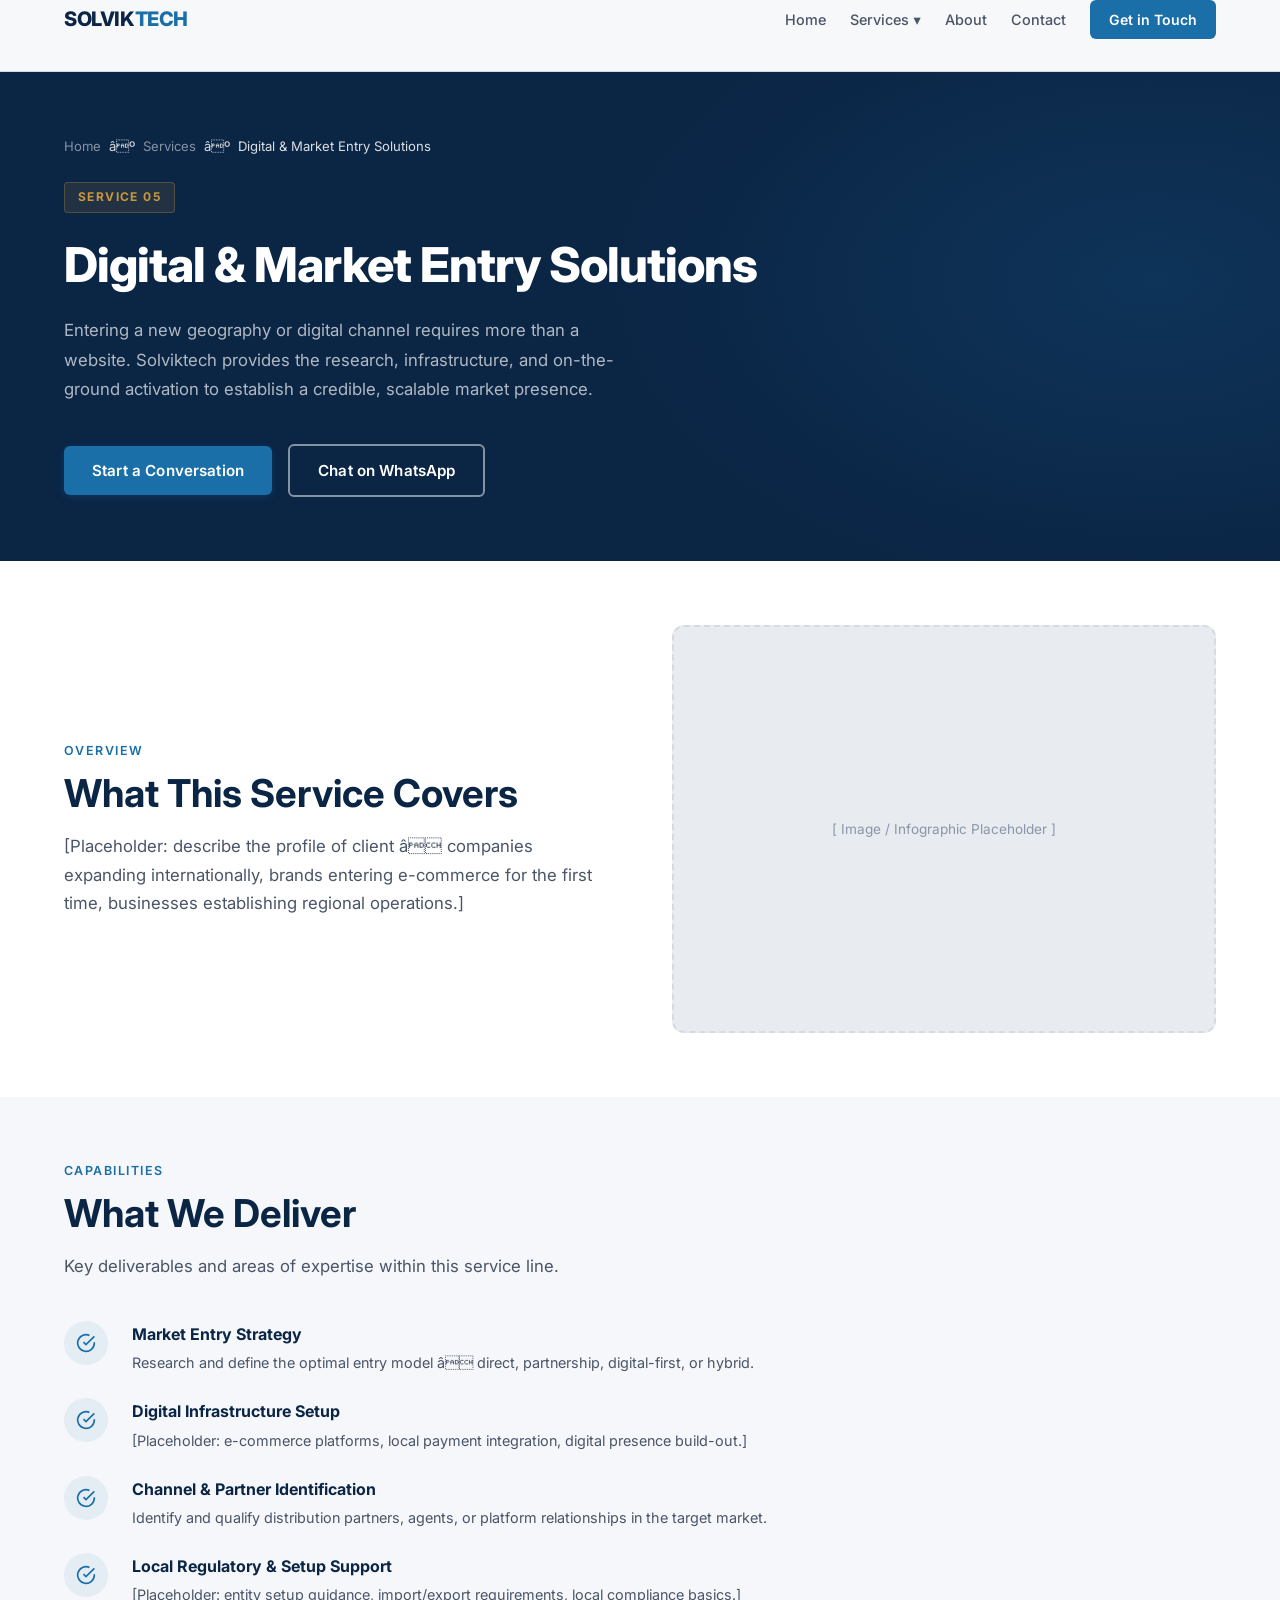
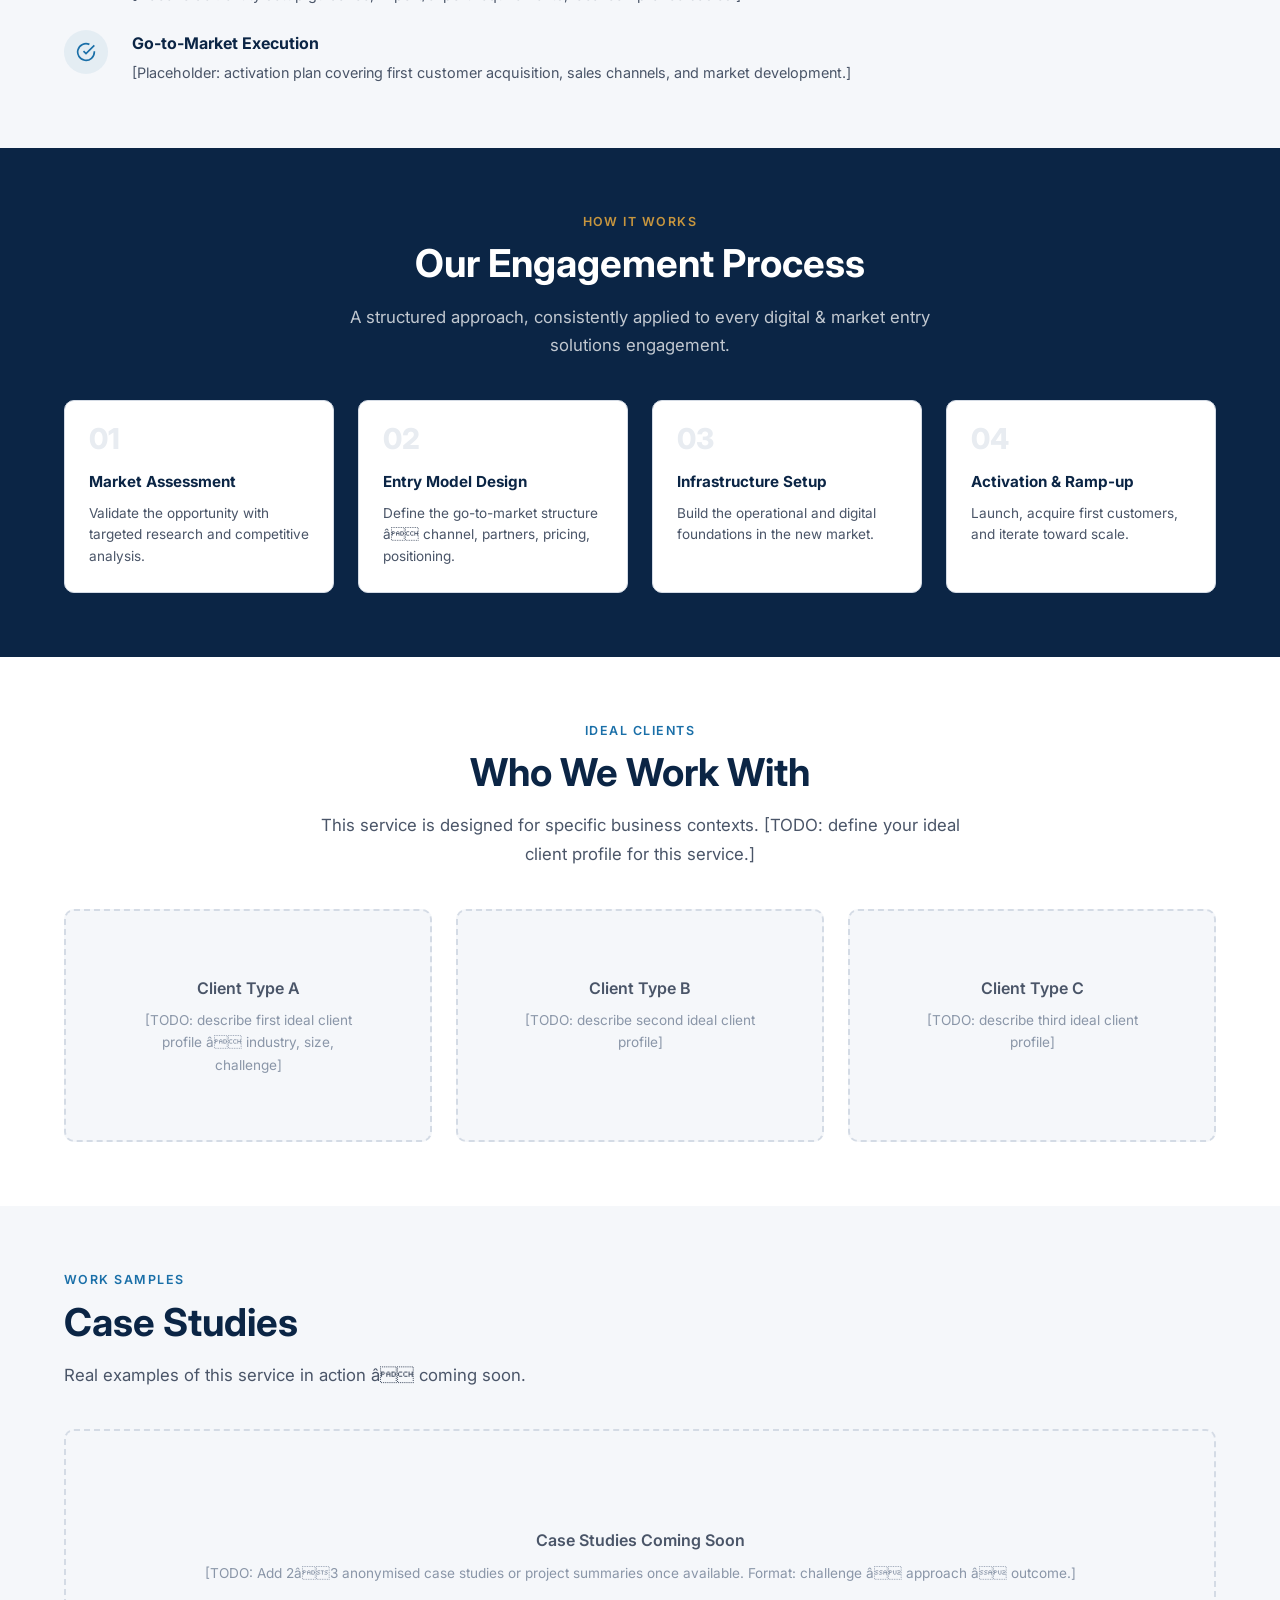
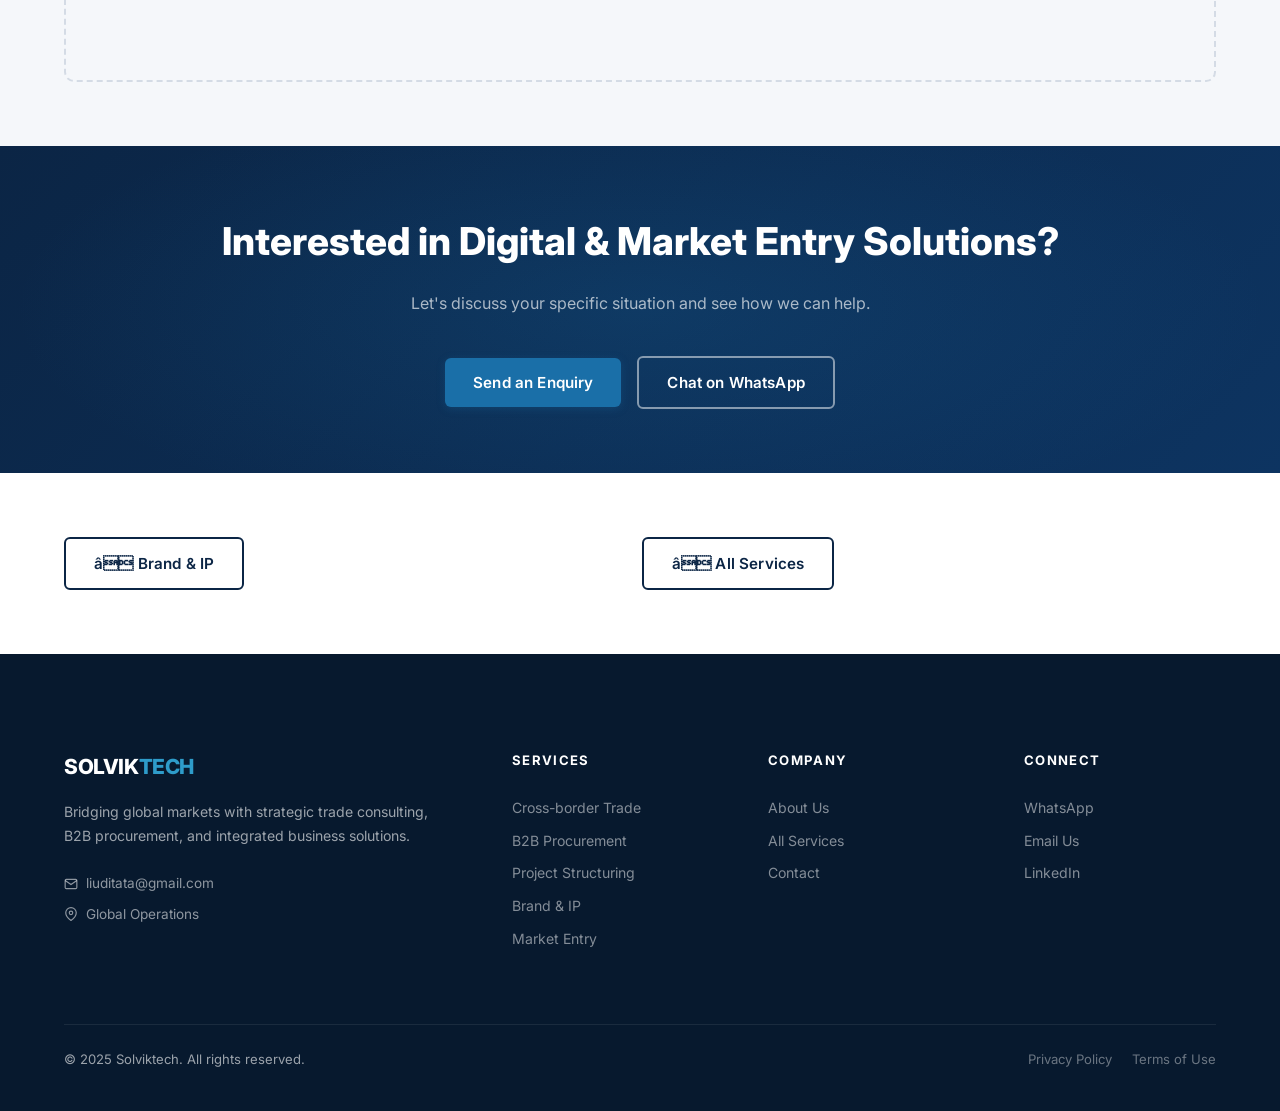
<file: pages/market-entry.html>
<!DOCTYPE html>
<html lang="en">
<head>
  <meta charset="UTF-8">
  <meta name="viewport" content="width=device-width, initial-scale=1.0">
  <meta name="description" content="Solviktech â Digital & Market Entry Solutions. Structured pathways to new markets â online and offline.">
  <title>Digital & Market Entry Solutions | Solviktech</title>
  <link rel="preconnect" href="https://fonts.googleapis.com">
  <link rel="preconnect" href="https://fonts.gstatic.com" crossorigin>
  <link href="https://fonts.googleapis.com/css2?family=Inter:wght@400;500;600;700;800&display=swap" rel="stylesheet">
  <link rel="stylesheet" href="../css/style.css">
</head>
<body>

  <div data-component="header"></div>


  <!-- Page Hero -->
  <section class="page-hero">
    <div class="container">
      <div class="page-hero__inner">
        <nav class="page-hero__breadcrumb" aria-label="Breadcrumb">
          <a href="../index.html">Home</a>
          <span>âº</span>
          <a href="services.html">Services</a>
          <span>âº</span>
          <span>Digital & Market Entry Solutions</span>
        </nav>
        <div class="page-hero__service-tag">Service 05</div>
        <h1 class="page-hero__title">Digital & Market Entry Solutions</h1>
        <p class="page-hero__description">Entering a new geography or digital channel requires more than a website. Solviktech provides the research, infrastructure, and on-the-ground activation to establish a credible, scalable market presence.</p>
        <div class="btn-group">
          <a href="../index.html#contact" class="btn btn-primary">Start a Conversation</a>
          <a href="#" class="btn btn-outline" data-whatsapp="Hello, I'd like to discuss Market Entry solutions with Solviktech.">Chat on WhatsApp</a>
        </div>
      </div>
    </div>
  </section>


  <!-- Overview -->
  <section class="section" aria-labelledby="overview-heading">
    <div class="container">
      <div class="content-split">

        <div data-reveal>
          <div class="section__label">Overview</div>
          <h2 class="section__title" id="overview-heading">What This Service Covers</h2>
          <p class="section__subtitle">[Placeholder: describe the profile of client â companies expanding internationally, brands entering e-commerce for the first time, businesses establishing regional operations.]</p>
        </div>

        <div class="content-split__visual" data-reveal>
          [ Image / Infographic Placeholder ]
        </div>

      </div>
    </div>
  </section>


  <!-- Capabilities -->
  <section class="section section--alt" aria-labelledby="capabilities-heading">
    <div class="container">

      <div class="section__header">
        <div class="section__label">Capabilities</div>
        <h2 class="section__title" id="capabilities-heading">What We Deliver</h2>
        <p class="section__subtitle">Key deliverables and areas of expertise within this service line.</p>
      </div>

      <div class="feature-list" style="max-width: 800px;">
        
            <div class="feature-item" data-reveal>
              <div class="feature-item__icon"><svg viewBox="0 0 24 24" fill="none" stroke="currentColor" stroke-width="2"><path d="M22 11.08V12a10 10 0 1 1-5.93-9.14"/><polyline points="22 4 12 14.01 9 11.01"/></svg></div>
              <div>
                <div class="feature-item__title">Market Entry Strategy</div>
                <p class="feature-item__text">Research and define the optimal entry model â direct, partnership, digital-first, or hybrid.</p>
              </div>
            </div>
            <div class="feature-item" data-reveal>
              <div class="feature-item__icon"><svg viewBox="0 0 24 24" fill="none" stroke="currentColor" stroke-width="2"><path d="M22 11.08V12a10 10 0 1 1-5.93-9.14"/><polyline points="22 4 12 14.01 9 11.01"/></svg></div>
              <div>
                <div class="feature-item__title">Digital Infrastructure Setup</div>
                <p class="feature-item__text">[Placeholder: e-commerce platforms, local payment integration, digital presence build-out.]</p>
              </div>
            </div>
            <div class="feature-item" data-reveal>
              <div class="feature-item__icon"><svg viewBox="0 0 24 24" fill="none" stroke="currentColor" stroke-width="2"><path d="M22 11.08V12a10 10 0 1 1-5.93-9.14"/><polyline points="22 4 12 14.01 9 11.01"/></svg></div>
              <div>
                <div class="feature-item__title">Channel & Partner Identification</div>
                <p class="feature-item__text">Identify and qualify distribution partners, agents, or platform relationships in the target market.</p>
              </div>
            </div>
            <div class="feature-item" data-reveal>
              <div class="feature-item__icon"><svg viewBox="0 0 24 24" fill="none" stroke="currentColor" stroke-width="2"><path d="M22 11.08V12a10 10 0 1 1-5.93-9.14"/><polyline points="22 4 12 14.01 9 11.01"/></svg></div>
              <div>
                <div class="feature-item__title">Local Regulatory & Setup Support</div>
                <p class="feature-item__text">[Placeholder: entity setup guidance, import/export requirements, local compliance basics.]</p>
              </div>
            </div>
            <div class="feature-item" data-reveal>
              <div class="feature-item__icon"><svg viewBox="0 0 24 24" fill="none" stroke="currentColor" stroke-width="2"><path d="M22 11.08V12a10 10 0 1 1-5.93-9.14"/><polyline points="22 4 12 14.01 9 11.01"/></svg></div>
              <div>
                <div class="feature-item__title">Go-to-Market Execution</div>
                <p class="feature-item__text">[Placeholder: activation plan covering first customer acquisition, sales channels, and market development.]</p>
              </div>
            </div>
      </div>

    </div>
  </section>


  <!-- Process -->
  <section class="section section--dark" aria-labelledby="process-heading">
    <div class="container">

      <div class="section__header section__header--center">
        <div class="section__label">How It Works</div>
        <h2 class="section__title" id="process-heading">Our Engagement Process</h2>
        <p class="section__subtitle">A structured approach, consistently applied to every digital & market entry solutions engagement.</p>
      </div>

      <div class="process-list">
        
        <div class="process-step" data-reveal>
          <div class="process-step__title">Market Assessment</div>
          <p class="process-step__text">Validate the opportunity with targeted research and competitive analysis.</p>
        </div>
        <div class="process-step" data-reveal>
          <div class="process-step__title">Entry Model Design</div>
          <p class="process-step__text">Define the go-to-market structure â channel, partners, pricing, positioning.</p>
        </div>
        <div class="process-step" data-reveal>
          <div class="process-step__title">Infrastructure Setup</div>
          <p class="process-step__text">Build the operational and digital foundations in the new market.</p>
        </div>
        <div class="process-step" data-reveal>
          <div class="process-step__title">Activation & Ramp-up</div>
          <p class="process-step__text">Launch, acquire first customers, and iterate toward scale.</p>
        </div>
      </div>

    </div>
  </section>


  <!-- Who Is This For (Placeholder) -->
  <section class="section" aria-labelledby="for-who-heading">
    <div class="container">

      <div class="section__header section__header--center">
        <div class="section__label">Ideal Clients</div>
        <h2 class="section__title" id="for-who-heading">Who We Work With</h2>
        <p class="section__subtitle">This service is designed for specific business contexts. [TODO: define your ideal client profile for this service.]</p>
      </div>

      <!-- Placeholder client type cards -->
      <div class="grid-3">
        <div class="placeholder-block" data-reveal>
          <div class="placeholder-block__title">Client Type A</div>
          <p class="placeholder-block__text">[TODO: describe first ideal client profile â industry, size, challenge]</p>
        </div>
        <div class="placeholder-block" data-reveal>
          <div class="placeholder-block__title">Client Type B</div>
          <p class="placeholder-block__text">[TODO: describe second ideal client profile]</p>
        </div>
        <div class="placeholder-block" data-reveal>
          <div class="placeholder-block__title">Client Type C</div>
          <p class="placeholder-block__text">[TODO: describe third ideal client profile]</p>
        </div>
      </div>

    </div>
  </section>


  <!-- Case Studies Placeholder -->
  <section class="section section--alt" aria-labelledby="cases-heading">
    <div class="container">

      <div class="section__header">
        <div class="section__label">Work Samples</div>
        <h2 class="section__title" id="cases-heading">Case Studies</h2>
        <p class="section__subtitle">Real examples of this service in action â coming soon.</p>
      </div>

      <div class="placeholder-block" style="padding: var(--space-2xl);">
        <div class="placeholder-block__title">Case Studies Coming Soon</div>
        <p class="placeholder-block__text">
          [TODO: Add 2â3 anonymised case studies or project summaries
          once available. Format: challenge â approach â outcome.]
        </p>
      </div>

    </div>
  </section>


  <!-- CTA -->
  <div class="cta-banner">
    <div class="container">
      <div class="cta-banner__inner">
        <h2 class="cta-banner__title">Interested in Digital & Market Entry Solutions?</h2>
        <p class="cta-banner__subtitle">Let's discuss your specific situation and see how we can help.</p>
        <div class="btn-group" style="justify-content:center;">
          <a href="../index.html#contact" class="btn btn-primary">Send an Enquiry</a>
          <a href="#" class="btn btn-outline" data-whatsapp="Hello, I'd like to discuss Market Entry solutions with Solviktech.">Chat on WhatsApp</a>
        </div>
      </div>
    </div>
  </div>


  <!-- Service Navigation -->
  <section class="section" aria-label="Service navigation">
    <div class="container">
      <div style="display:flex; justify-content:space-between; align-items:center; flex-wrap:wrap; gap:var(--space-sm);">
        <a href="brand-development.html" class="btn btn-outline--dark btn btn-outline">â Brand & IP</a>
        <a href="services.html" class="btn btn-outline--dark btn btn-outline" style="margin:0 auto;">â All Services</a>
        
      </div>
    </div>
  </section>


  <div data-component="footer"></div>
  <script src="../js/components.js"></script>
  <script src="../js/main.js"></script>
</body>
</html>
</file>
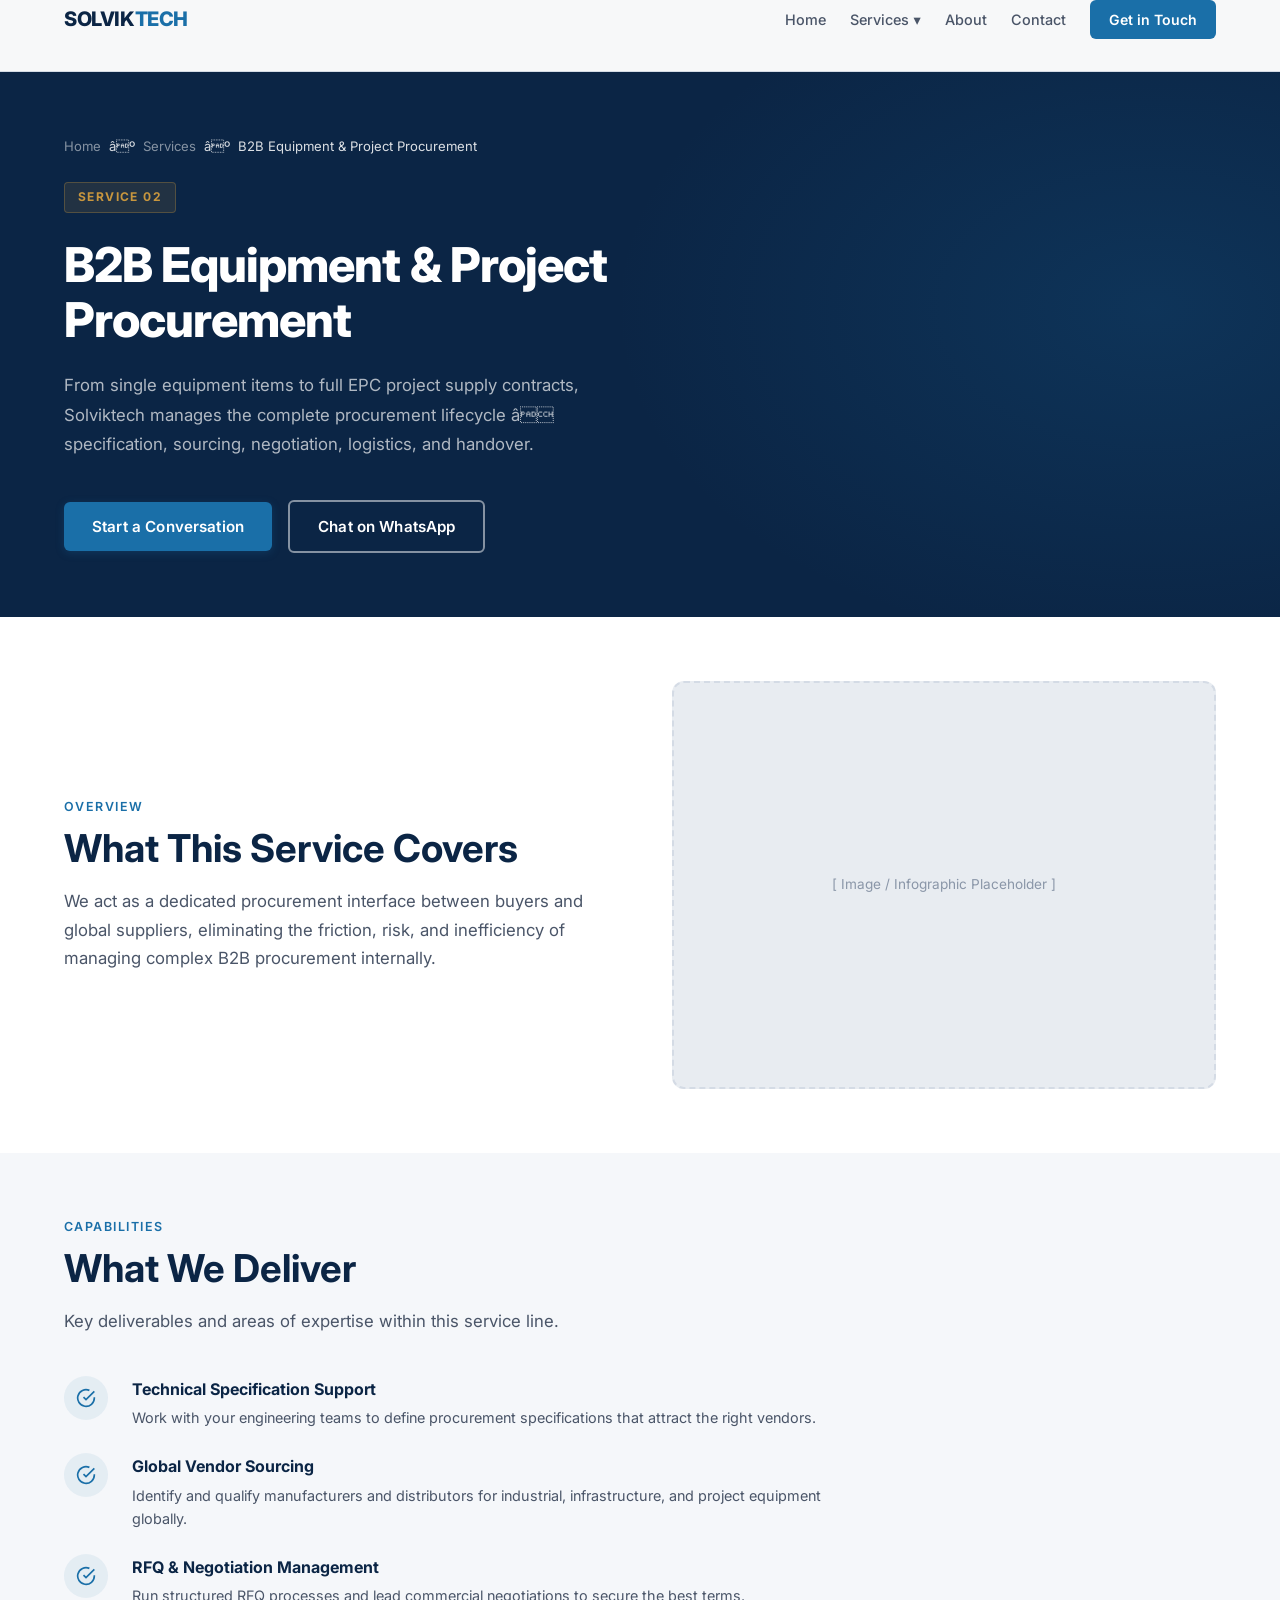
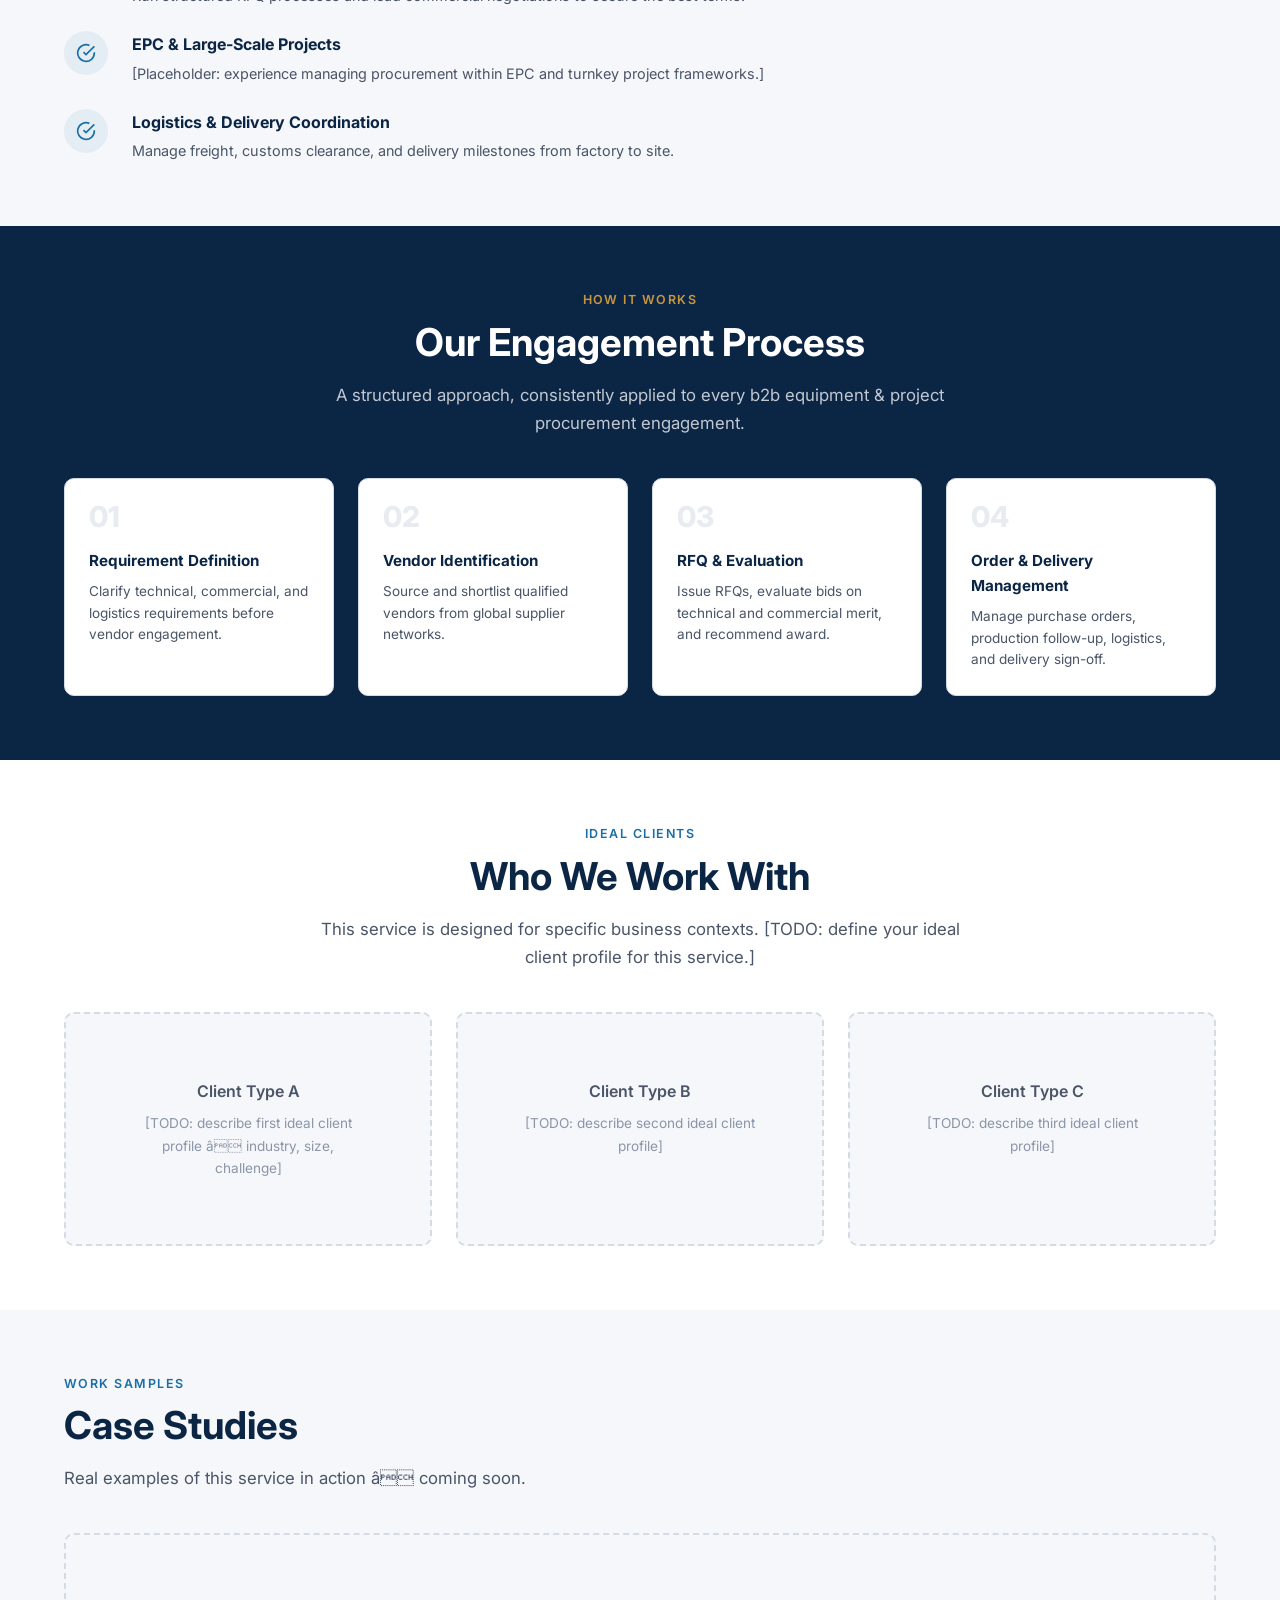
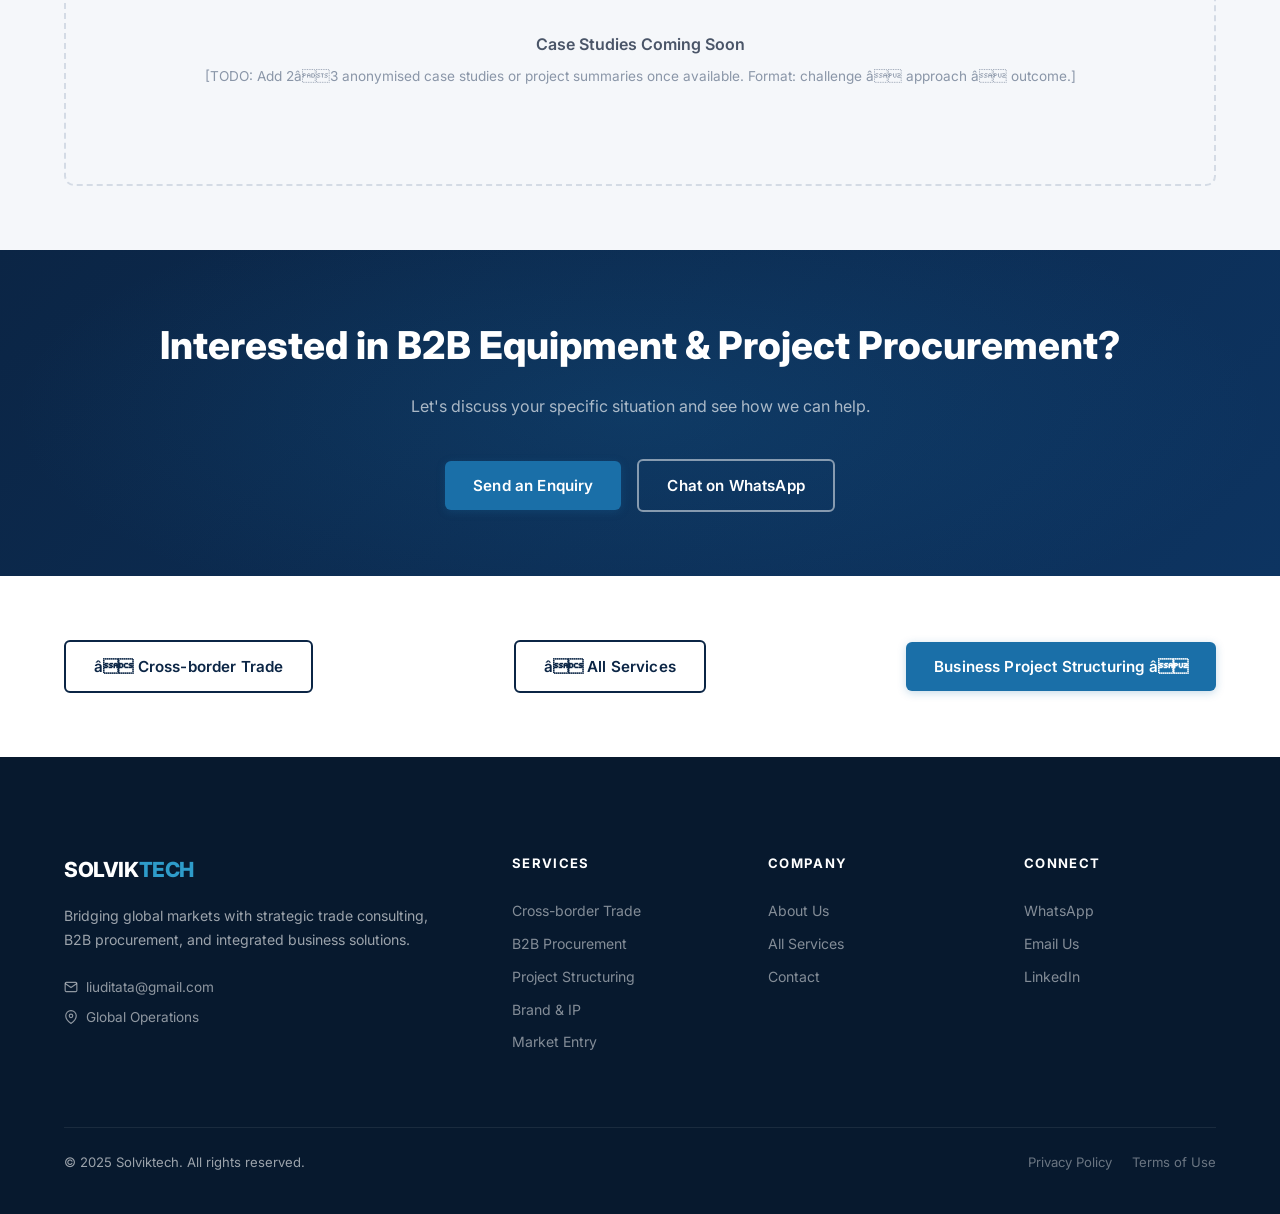
<file: pages/procurement.html>
<!DOCTYPE html>
<html lang="en">
<head>
  <meta charset="UTF-8">
  <meta name="viewport" content="width=device-width, initial-scale=1.0">
  <meta name="description" content="Solviktech â B2B Equipment & Project Procurement. End-to-end procurement management for industrial and project-scale sourcing.">
  <title>B2B Equipment & Project Procurement | Solviktech</title>
  <link rel="preconnect" href="https://fonts.googleapis.com">
  <link rel="preconnect" href="https://fonts.gstatic.com" crossorigin>
  <link href="https://fonts.googleapis.com/css2?family=Inter:wght@400;500;600;700;800&display=swap" rel="stylesheet">
  <link rel="stylesheet" href="../css/style.css">
</head>
<body>

  <div data-component="header"></div>


  <!-- Page Hero -->
  <section class="page-hero">
    <div class="container">
      <div class="page-hero__inner">
        <nav class="page-hero__breadcrumb" aria-label="Breadcrumb">
          <a href="../index.html">Home</a>
          <span>âº</span>
          <a href="services.html">Services</a>
          <span>âº</span>
          <span>B2B Equipment & Project Procurement</span>
        </nav>
        <div class="page-hero__service-tag">Service 02</div>
        <h1 class="page-hero__title">B2B Equipment & Project Procurement</h1>
        <p class="page-hero__description">From single equipment items to full EPC project supply contracts, Solviktech manages the complete procurement lifecycle â specification, sourcing, negotiation, logistics, and handover.</p>
        <div class="btn-group">
          <a href="../index.html#contact" class="btn btn-primary">Start a Conversation</a>
          <a href="#" class="btn btn-outline" data-whatsapp="Hello, I'd like to discuss B2B procurement support with Solviktech.">Chat on WhatsApp</a>
        </div>
      </div>
    </div>
  </section>


  <!-- Overview -->
  <section class="section" aria-labelledby="overview-heading">
    <div class="container">
      <div class="content-split">

        <div data-reveal>
          <div class="section__label">Overview</div>
          <h2 class="section__title" id="overview-heading">What This Service Covers</h2>
          <p class="section__subtitle">We act as a dedicated procurement interface between buyers and global suppliers, eliminating the friction, risk, and inefficiency of managing complex B2B procurement internally.</p>
        </div>

        <div class="content-split__visual" data-reveal>
          [ Image / Infographic Placeholder ]
        </div>

      </div>
    </div>
  </section>


  <!-- Capabilities -->
  <section class="section section--alt" aria-labelledby="capabilities-heading">
    <div class="container">

      <div class="section__header">
        <div class="section__label">Capabilities</div>
        <h2 class="section__title" id="capabilities-heading">What We Deliver</h2>
        <p class="section__subtitle">Key deliverables and areas of expertise within this service line.</p>
      </div>

      <div class="feature-list" style="max-width: 800px;">
        
            <div class="feature-item" data-reveal>
              <div class="feature-item__icon"><svg viewBox="0 0 24 24" fill="none" stroke="currentColor" stroke-width="2"><path d="M22 11.08V12a10 10 0 1 1-5.93-9.14"/><polyline points="22 4 12 14.01 9 11.01"/></svg></div>
              <div>
                <div class="feature-item__title">Technical Specification Support</div>
                <p class="feature-item__text">Work with your engineering teams to define procurement specifications that attract the right vendors.</p>
              </div>
            </div>
            <div class="feature-item" data-reveal>
              <div class="feature-item__icon"><svg viewBox="0 0 24 24" fill="none" stroke="currentColor" stroke-width="2"><path d="M22 11.08V12a10 10 0 1 1-5.93-9.14"/><polyline points="22 4 12 14.01 9 11.01"/></svg></div>
              <div>
                <div class="feature-item__title">Global Vendor Sourcing</div>
                <p class="feature-item__text">Identify and qualify manufacturers and distributors for industrial, infrastructure, and project equipment globally.</p>
              </div>
            </div>
            <div class="feature-item" data-reveal>
              <div class="feature-item__icon"><svg viewBox="0 0 24 24" fill="none" stroke="currentColor" stroke-width="2"><path d="M22 11.08V12a10 10 0 1 1-5.93-9.14"/><polyline points="22 4 12 14.01 9 11.01"/></svg></div>
              <div>
                <div class="feature-item__title">RFQ & Negotiation Management</div>
                <p class="feature-item__text">Run structured RFQ processes and lead commercial negotiations to secure the best terms.</p>
              </div>
            </div>
            <div class="feature-item" data-reveal>
              <div class="feature-item__icon"><svg viewBox="0 0 24 24" fill="none" stroke="currentColor" stroke-width="2"><path d="M22 11.08V12a10 10 0 1 1-5.93-9.14"/><polyline points="22 4 12 14.01 9 11.01"/></svg></div>
              <div>
                <div class="feature-item__title">EPC & Large-Scale Projects</div>
                <p class="feature-item__text">[Placeholder: experience managing procurement within EPC and turnkey project frameworks.]</p>
              </div>
            </div>
            <div class="feature-item" data-reveal>
              <div class="feature-item__icon"><svg viewBox="0 0 24 24" fill="none" stroke="currentColor" stroke-width="2"><path d="M22 11.08V12a10 10 0 1 1-5.93-9.14"/><polyline points="22 4 12 14.01 9 11.01"/></svg></div>
              <div>
                <div class="feature-item__title">Logistics & Delivery Coordination</div>
                <p class="feature-item__text">Manage freight, customs clearance, and delivery milestones from factory to site.</p>
              </div>
            </div>
      </div>

    </div>
  </section>


  <!-- Process -->
  <section class="section section--dark" aria-labelledby="process-heading">
    <div class="container">

      <div class="section__header section__header--center">
        <div class="section__label">How It Works</div>
        <h2 class="section__title" id="process-heading">Our Engagement Process</h2>
        <p class="section__subtitle">A structured approach, consistently applied to every b2b equipment & project procurement engagement.</p>
      </div>

      <div class="process-list">
        
        <div class="process-step" data-reveal>
          <div class="process-step__title">Requirement Definition</div>
          <p class="process-step__text">Clarify technical, commercial, and logistics requirements before vendor engagement.</p>
        </div>
        <div class="process-step" data-reveal>
          <div class="process-step__title">Vendor Identification</div>
          <p class="process-step__text">Source and shortlist qualified vendors from global supplier networks.</p>
        </div>
        <div class="process-step" data-reveal>
          <div class="process-step__title">RFQ & Evaluation</div>
          <p class="process-step__text">Issue RFQs, evaluate bids on technical and commercial merit, and recommend award.</p>
        </div>
        <div class="process-step" data-reveal>
          <div class="process-step__title">Order & Delivery Management</div>
          <p class="process-step__text">Manage purchase orders, production follow-up, logistics, and delivery sign-off.</p>
        </div>
      </div>

    </div>
  </section>


  <!-- Who Is This For (Placeholder) -->
  <section class="section" aria-labelledby="for-who-heading">
    <div class="container">

      <div class="section__header section__header--center">
        <div class="section__label">Ideal Clients</div>
        <h2 class="section__title" id="for-who-heading">Who We Work With</h2>
        <p class="section__subtitle">This service is designed for specific business contexts. [TODO: define your ideal client profile for this service.]</p>
      </div>

      <!-- Placeholder client type cards -->
      <div class="grid-3">
        <div class="placeholder-block" data-reveal>
          <div class="placeholder-block__title">Client Type A</div>
          <p class="placeholder-block__text">[TODO: describe first ideal client profile â industry, size, challenge]</p>
        </div>
        <div class="placeholder-block" data-reveal>
          <div class="placeholder-block__title">Client Type B</div>
          <p class="placeholder-block__text">[TODO: describe second ideal client profile]</p>
        </div>
        <div class="placeholder-block" data-reveal>
          <div class="placeholder-block__title">Client Type C</div>
          <p class="placeholder-block__text">[TODO: describe third ideal client profile]</p>
        </div>
      </div>

    </div>
  </section>


  <!-- Case Studies Placeholder -->
  <section class="section section--alt" aria-labelledby="cases-heading">
    <div class="container">

      <div class="section__header">
        <div class="section__label">Work Samples</div>
        <h2 class="section__title" id="cases-heading">Case Studies</h2>
        <p class="section__subtitle">Real examples of this service in action â coming soon.</p>
      </div>

      <div class="placeholder-block" style="padding: var(--space-2xl);">
        <div class="placeholder-block__title">Case Studies Coming Soon</div>
        <p class="placeholder-block__text">
          [TODO: Add 2â3 anonymised case studies or project summaries
          once available. Format: challenge â approach â outcome.]
        </p>
      </div>

    </div>
  </section>


  <!-- CTA -->
  <div class="cta-banner">
    <div class="container">
      <div class="cta-banner__inner">
        <h2 class="cta-banner__title">Interested in B2B Equipment & Project Procurement?</h2>
        <p class="cta-banner__subtitle">Let's discuss your specific situation and see how we can help.</p>
        <div class="btn-group" style="justify-content:center;">
          <a href="../index.html#contact" class="btn btn-primary">Send an Enquiry</a>
          <a href="#" class="btn btn-outline" data-whatsapp="Hello, I'd like to discuss B2B procurement support with Solviktech.">Chat on WhatsApp</a>
        </div>
      </div>
    </div>
  </div>


  <!-- Service Navigation -->
  <section class="section" aria-label="Service navigation">
    <div class="container">
      <div style="display:flex; justify-content:space-between; align-items:center; flex-wrap:wrap; gap:var(--space-sm);">
        <a href="trade-consulting.html" class="btn btn-outline--dark btn btn-outline">â Cross-border Trade</a>
        <a href="services.html" class="btn btn-outline--dark btn btn-outline" style="margin:0 auto;">â All Services</a>
        <a href="project-structuring.html" class="btn btn-primary">Business Project Structuring â</a>
      </div>
    </div>
  </section>


  <div data-component="footer"></div>
  <script src="../js/components.js"></script>
  <script src="../js/main.js"></script>
</body>
</html>
</file>
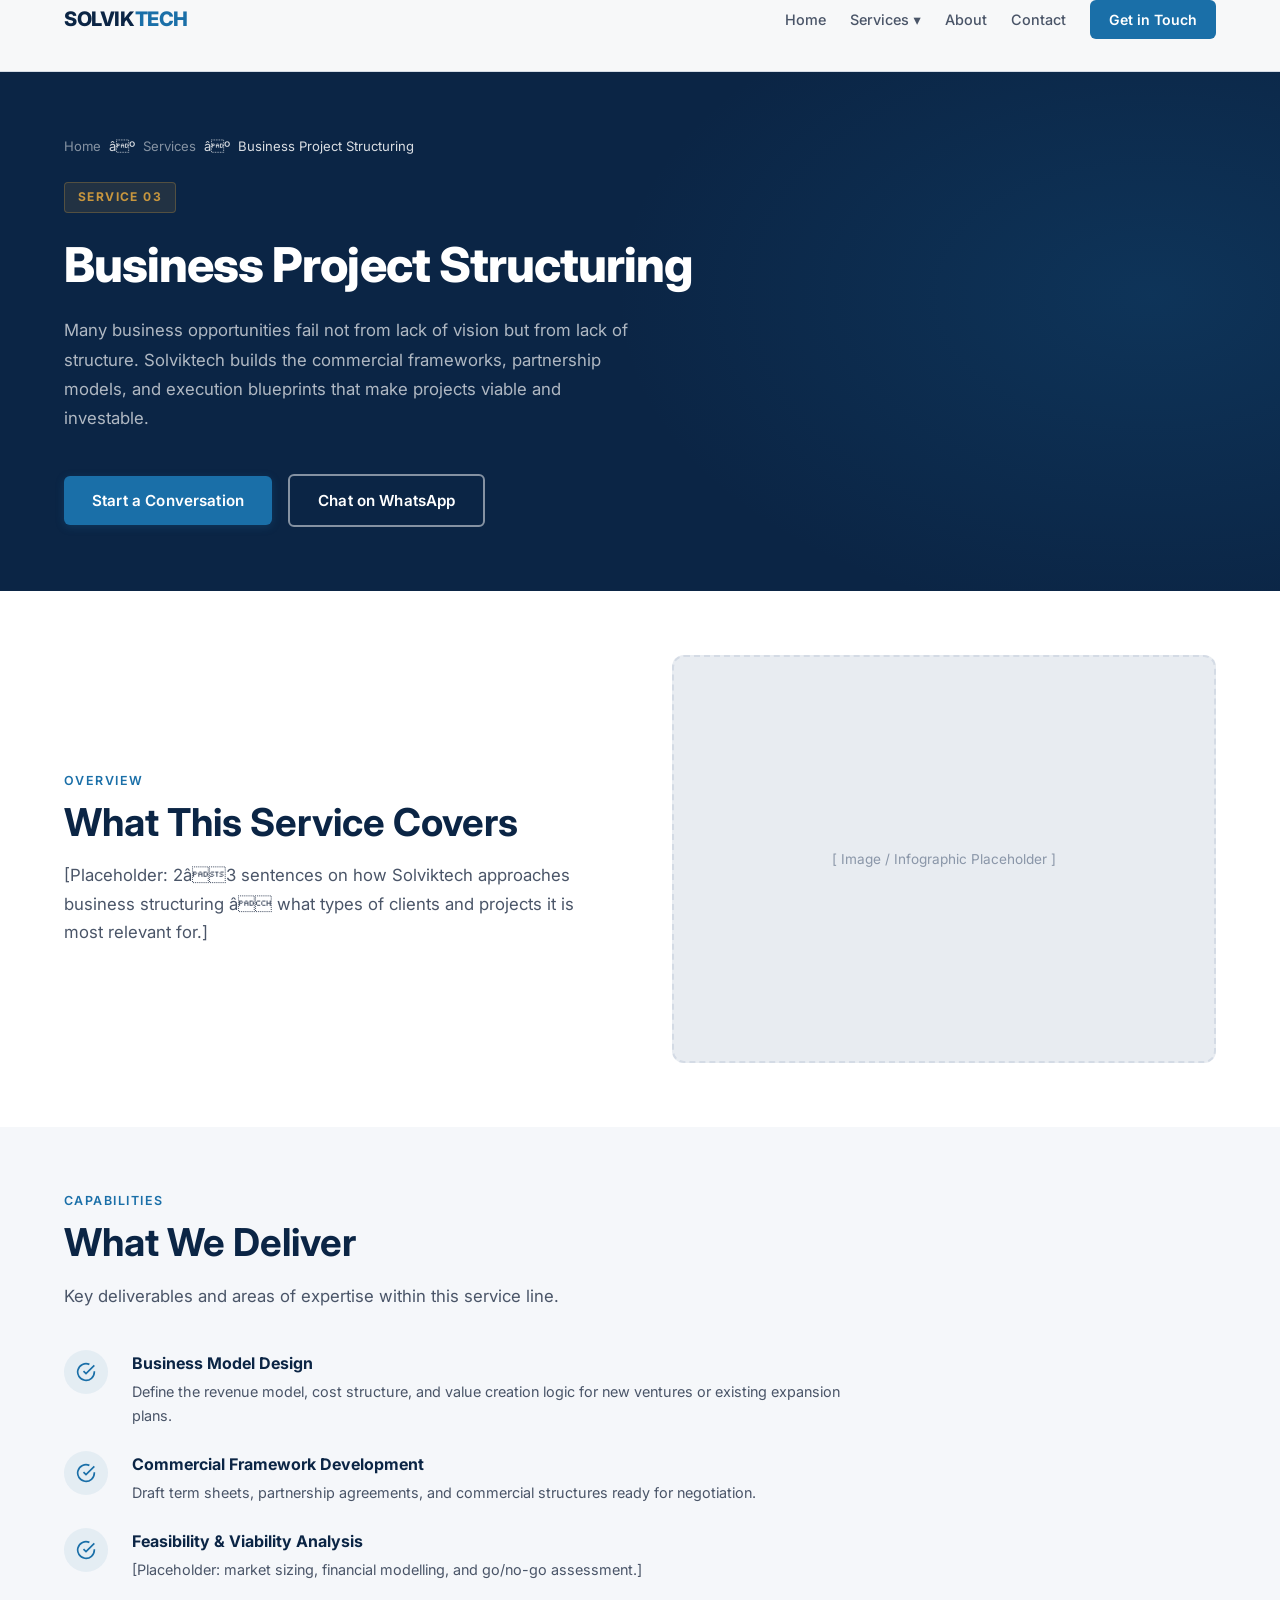
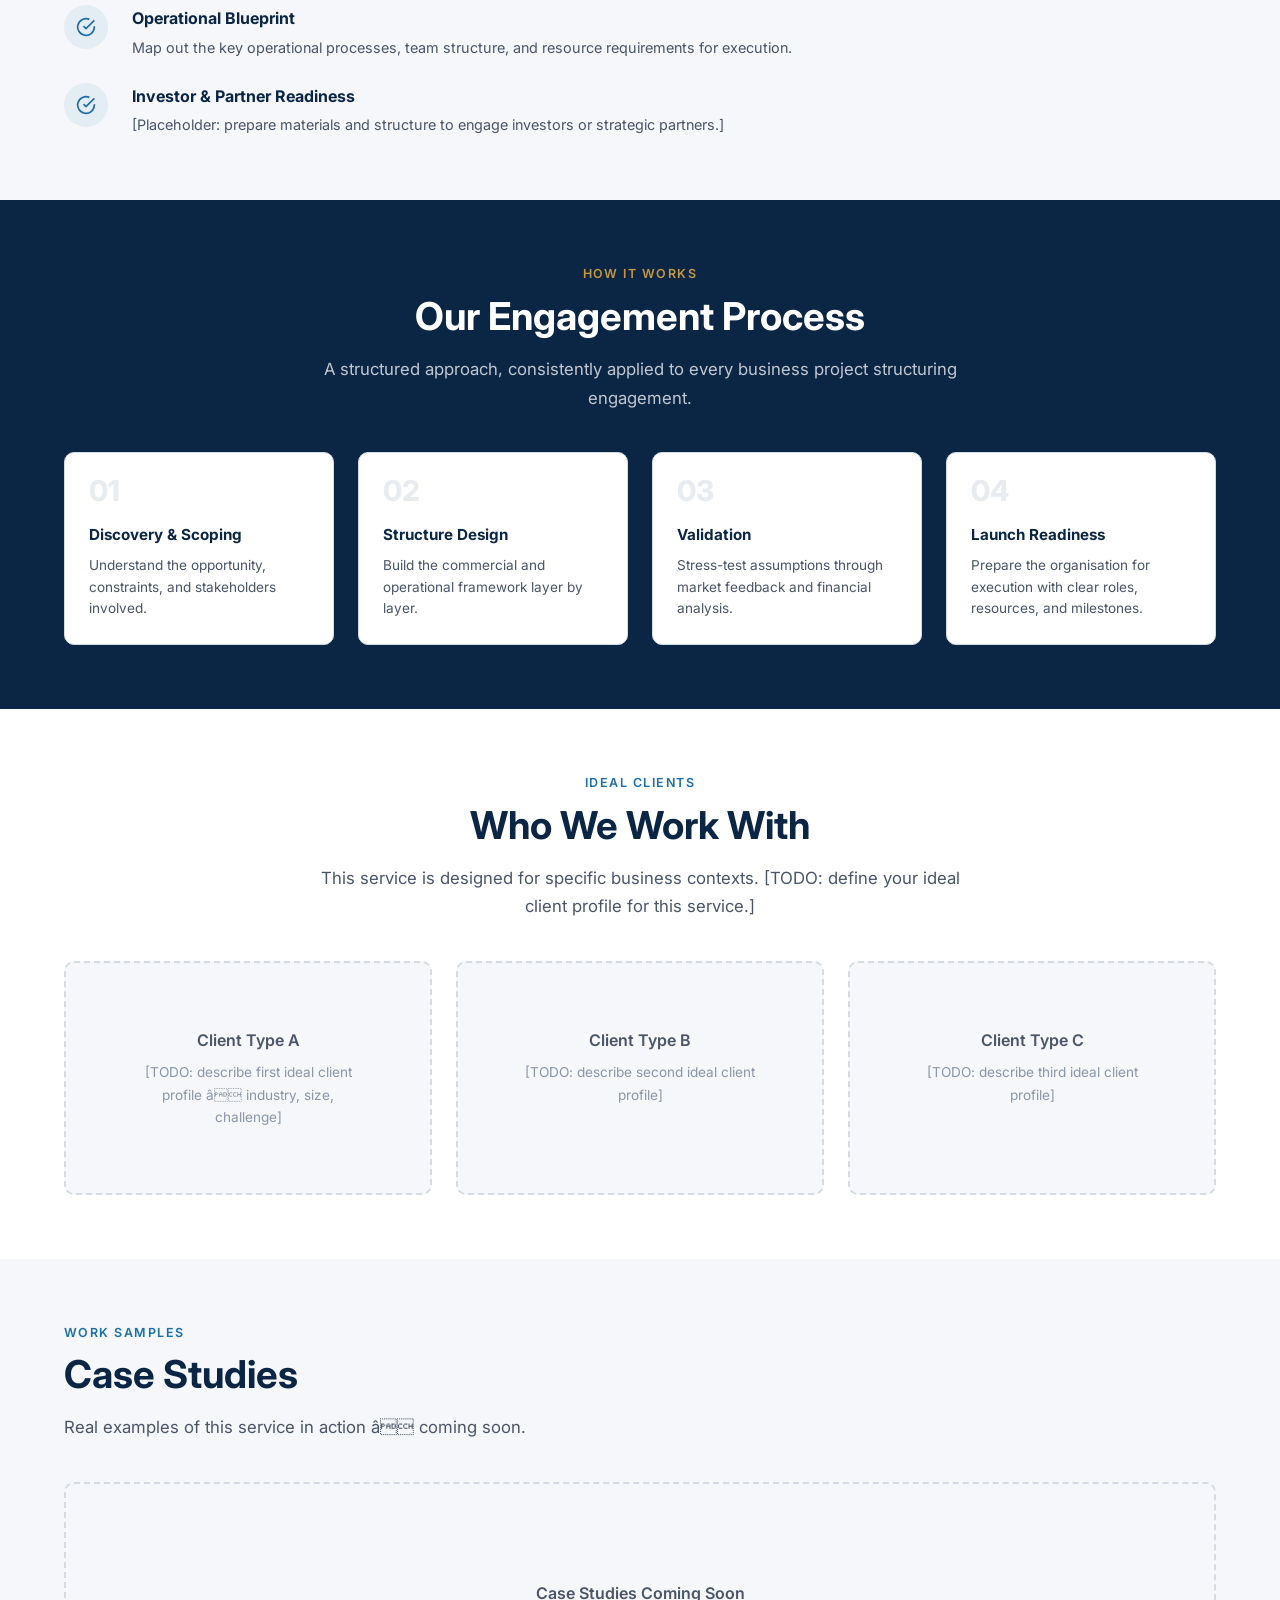
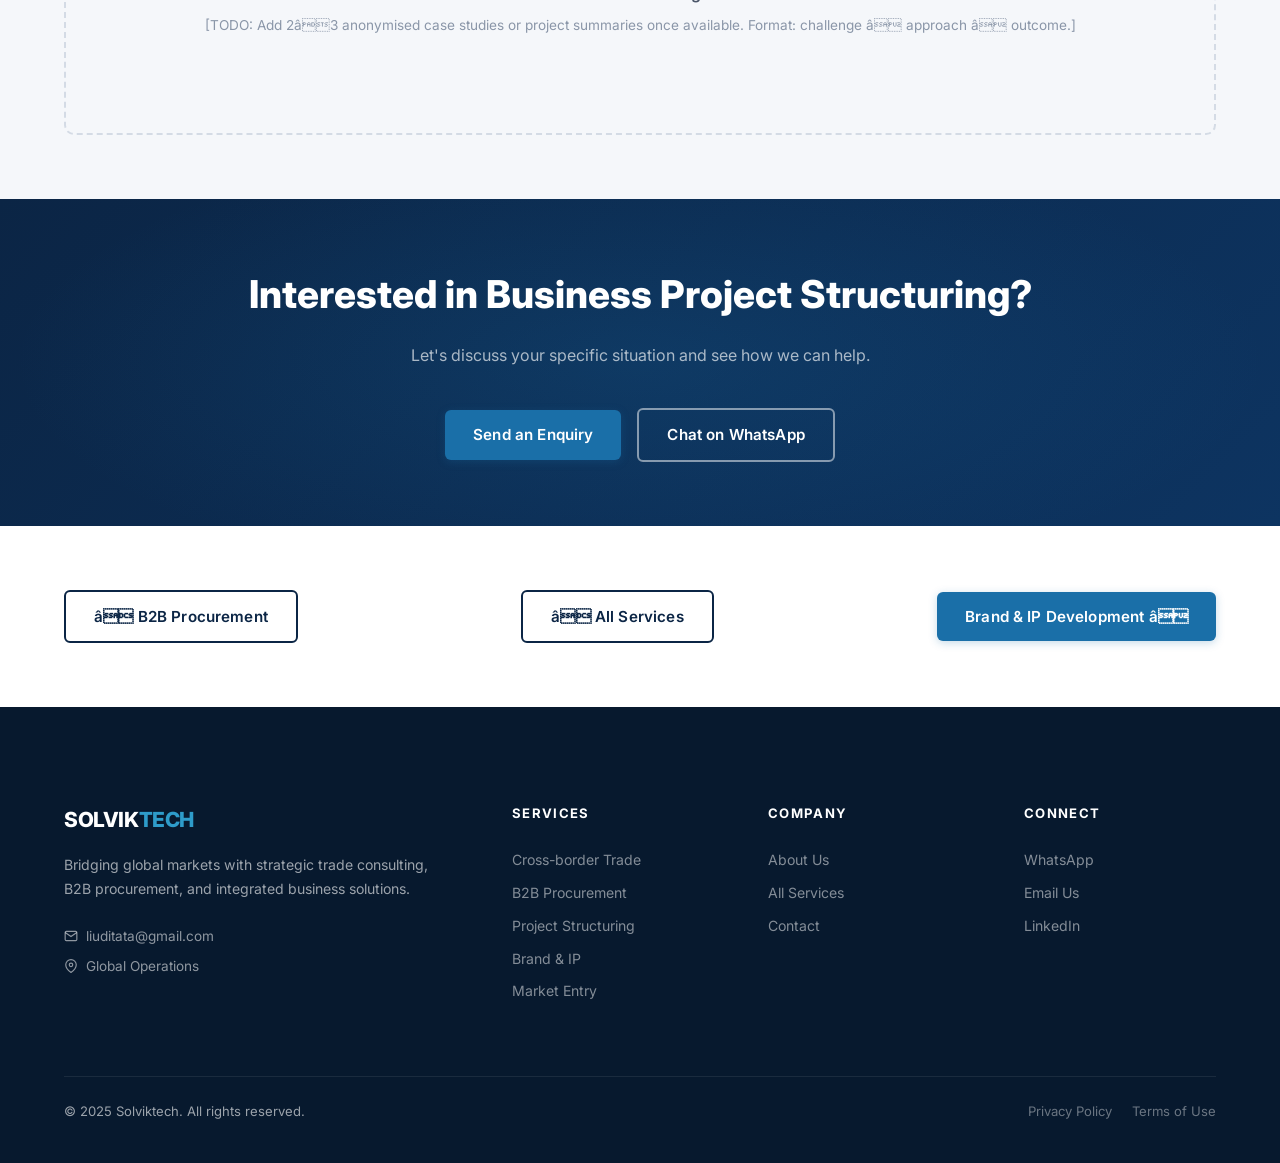
<file: pages/project-structuring.html>
<!DOCTYPE html>
<html lang="en">
<head>
  <meta charset="UTF-8">
  <meta name="viewport" content="width=device-width, initial-scale=1.0">
  <meta name="description" content="Solviktech â Business Project Structuring. From concept to commercial structure â turning ideas into executable ventures.">
  <title>Business Project Structuring | Solviktech</title>
  <link rel="preconnect" href="https://fonts.googleapis.com">
  <link rel="preconnect" href="https://fonts.gstatic.com" crossorigin>
  <link href="https://fonts.googleapis.com/css2?family=Inter:wght@400;500;600;700;800&display=swap" rel="stylesheet">
  <link rel="stylesheet" href="../css/style.css">
</head>
<body>

  <div data-component="header"></div>


  <!-- Page Hero -->
  <section class="page-hero">
    <div class="container">
      <div class="page-hero__inner">
        <nav class="page-hero__breadcrumb" aria-label="Breadcrumb">
          <a href="../index.html">Home</a>
          <span>âº</span>
          <a href="services.html">Services</a>
          <span>âº</span>
          <span>Business Project Structuring</span>
        </nav>
        <div class="page-hero__service-tag">Service 03</div>
        <h1 class="page-hero__title">Business Project Structuring</h1>
        <p class="page-hero__description">Many business opportunities fail not from lack of vision but from lack of structure. Solviktech builds the commercial frameworks, partnership models, and execution blueprints that make projects viable and investable.</p>
        <div class="btn-group">
          <a href="../index.html#contact" class="btn btn-primary">Start a Conversation</a>
          <a href="#" class="btn btn-outline" data-whatsapp="Hello, I'd like to discuss Business Project Structuring with Solviktech.">Chat on WhatsApp</a>
        </div>
      </div>
    </div>
  </section>


  <!-- Overview -->
  <section class="section" aria-labelledby="overview-heading">
    <div class="container">
      <div class="content-split">

        <div data-reveal>
          <div class="section__label">Overview</div>
          <h2 class="section__title" id="overview-heading">What This Service Covers</h2>
          <p class="section__subtitle">[Placeholder: 2â3 sentences on how Solviktech approaches business structuring â what types of clients and projects it is most relevant for.]</p>
        </div>

        <div class="content-split__visual" data-reveal>
          [ Image / Infographic Placeholder ]
        </div>

      </div>
    </div>
  </section>


  <!-- Capabilities -->
  <section class="section section--alt" aria-labelledby="capabilities-heading">
    <div class="container">

      <div class="section__header">
        <div class="section__label">Capabilities</div>
        <h2 class="section__title" id="capabilities-heading">What We Deliver</h2>
        <p class="section__subtitle">Key deliverables and areas of expertise within this service line.</p>
      </div>

      <div class="feature-list" style="max-width: 800px;">
        
            <div class="feature-item" data-reveal>
              <div class="feature-item__icon"><svg viewBox="0 0 24 24" fill="none" stroke="currentColor" stroke-width="2"><path d="M22 11.08V12a10 10 0 1 1-5.93-9.14"/><polyline points="22 4 12 14.01 9 11.01"/></svg></div>
              <div>
                <div class="feature-item__title">Business Model Design</div>
                <p class="feature-item__text">Define the revenue model, cost structure, and value creation logic for new ventures or existing expansion plans.</p>
              </div>
            </div>
            <div class="feature-item" data-reveal>
              <div class="feature-item__icon"><svg viewBox="0 0 24 24" fill="none" stroke="currentColor" stroke-width="2"><path d="M22 11.08V12a10 10 0 1 1-5.93-9.14"/><polyline points="22 4 12 14.01 9 11.01"/></svg></div>
              <div>
                <div class="feature-item__title">Commercial Framework Development</div>
                <p class="feature-item__text">Draft term sheets, partnership agreements, and commercial structures ready for negotiation.</p>
              </div>
            </div>
            <div class="feature-item" data-reveal>
              <div class="feature-item__icon"><svg viewBox="0 0 24 24" fill="none" stroke="currentColor" stroke-width="2"><path d="M22 11.08V12a10 10 0 1 1-5.93-9.14"/><polyline points="22 4 12 14.01 9 11.01"/></svg></div>
              <div>
                <div class="feature-item__title">Feasibility & Viability Analysis</div>
                <p class="feature-item__text">[Placeholder: market sizing, financial modelling, and go/no-go assessment.]</p>
              </div>
            </div>
            <div class="feature-item" data-reveal>
              <div class="feature-item__icon"><svg viewBox="0 0 24 24" fill="none" stroke="currentColor" stroke-width="2"><path d="M22 11.08V12a10 10 0 1 1-5.93-9.14"/><polyline points="22 4 12 14.01 9 11.01"/></svg></div>
              <div>
                <div class="feature-item__title">Operational Blueprint</div>
                <p class="feature-item__text">Map out the key operational processes, team structure, and resource requirements for execution.</p>
              </div>
            </div>
            <div class="feature-item" data-reveal>
              <div class="feature-item__icon"><svg viewBox="0 0 24 24" fill="none" stroke="currentColor" stroke-width="2"><path d="M22 11.08V12a10 10 0 1 1-5.93-9.14"/><polyline points="22 4 12 14.01 9 11.01"/></svg></div>
              <div>
                <div class="feature-item__title">Investor & Partner Readiness</div>
                <p class="feature-item__text">[Placeholder: prepare materials and structure to engage investors or strategic partners.]</p>
              </div>
            </div>
      </div>

    </div>
  </section>


  <!-- Process -->
  <section class="section section--dark" aria-labelledby="process-heading">
    <div class="container">

      <div class="section__header section__header--center">
        <div class="section__label">How It Works</div>
        <h2 class="section__title" id="process-heading">Our Engagement Process</h2>
        <p class="section__subtitle">A structured approach, consistently applied to every business project structuring engagement.</p>
      </div>

      <div class="process-list">
        
        <div class="process-step" data-reveal>
          <div class="process-step__title">Discovery & Scoping</div>
          <p class="process-step__text">Understand the opportunity, constraints, and stakeholders involved.</p>
        </div>
        <div class="process-step" data-reveal>
          <div class="process-step__title">Structure Design</div>
          <p class="process-step__text">Build the commercial and operational framework layer by layer.</p>
        </div>
        <div class="process-step" data-reveal>
          <div class="process-step__title">Validation</div>
          <p class="process-step__text">Stress-test assumptions through market feedback and financial analysis.</p>
        </div>
        <div class="process-step" data-reveal>
          <div class="process-step__title">Launch Readiness</div>
          <p class="process-step__text">Prepare the organisation for execution with clear roles, resources, and milestones.</p>
        </div>
      </div>

    </div>
  </section>


  <!-- Who Is This For (Placeholder) -->
  <section class="section" aria-labelledby="for-who-heading">
    <div class="container">

      <div class="section__header section__header--center">
        <div class="section__label">Ideal Clients</div>
        <h2 class="section__title" id="for-who-heading">Who We Work With</h2>
        <p class="section__subtitle">This service is designed for specific business contexts. [TODO: define your ideal client profile for this service.]</p>
      </div>

      <!-- Placeholder client type cards -->
      <div class="grid-3">
        <div class="placeholder-block" data-reveal>
          <div class="placeholder-block__title">Client Type A</div>
          <p class="placeholder-block__text">[TODO: describe first ideal client profile â industry, size, challenge]</p>
        </div>
        <div class="placeholder-block" data-reveal>
          <div class="placeholder-block__title">Client Type B</div>
          <p class="placeholder-block__text">[TODO: describe second ideal client profile]</p>
        </div>
        <div class="placeholder-block" data-reveal>
          <div class="placeholder-block__title">Client Type C</div>
          <p class="placeholder-block__text">[TODO: describe third ideal client profile]</p>
        </div>
      </div>

    </div>
  </section>


  <!-- Case Studies Placeholder -->
  <section class="section section--alt" aria-labelledby="cases-heading">
    <div class="container">

      <div class="section__header">
        <div class="section__label">Work Samples</div>
        <h2 class="section__title" id="cases-heading">Case Studies</h2>
        <p class="section__subtitle">Real examples of this service in action â coming soon.</p>
      </div>

      <div class="placeholder-block" style="padding: var(--space-2xl);">
        <div class="placeholder-block__title">Case Studies Coming Soon</div>
        <p class="placeholder-block__text">
          [TODO: Add 2â3 anonymised case studies or project summaries
          once available. Format: challenge â approach â outcome.]
        </p>
      </div>

    </div>
  </section>


  <!-- CTA -->
  <div class="cta-banner">
    <div class="container">
      <div class="cta-banner__inner">
        <h2 class="cta-banner__title">Interested in Business Project Structuring?</h2>
        <p class="cta-banner__subtitle">Let's discuss your specific situation and see how we can help.</p>
        <div class="btn-group" style="justify-content:center;">
          <a href="../index.html#contact" class="btn btn-primary">Send an Enquiry</a>
          <a href="#" class="btn btn-outline" data-whatsapp="Hello, I'd like to discuss Business Project Structuring with Solviktech.">Chat on WhatsApp</a>
        </div>
      </div>
    </div>
  </div>


  <!-- Service Navigation -->
  <section class="section" aria-label="Service navigation">
    <div class="container">
      <div style="display:flex; justify-content:space-between; align-items:center; flex-wrap:wrap; gap:var(--space-sm);">
        <a href="procurement.html" class="btn btn-outline--dark btn btn-outline">â B2B Procurement</a>
        <a href="services.html" class="btn btn-outline--dark btn btn-outline" style="margin:0 auto;">â All Services</a>
        <a href="brand-development.html" class="btn btn-primary">Brand & IP Development â</a>
      </div>
    </div>
  </section>


  <div data-component="footer"></div>
  <script src="../js/components.js"></script>
  <script src="../js/main.js"></script>
</body>
</html>
</file>
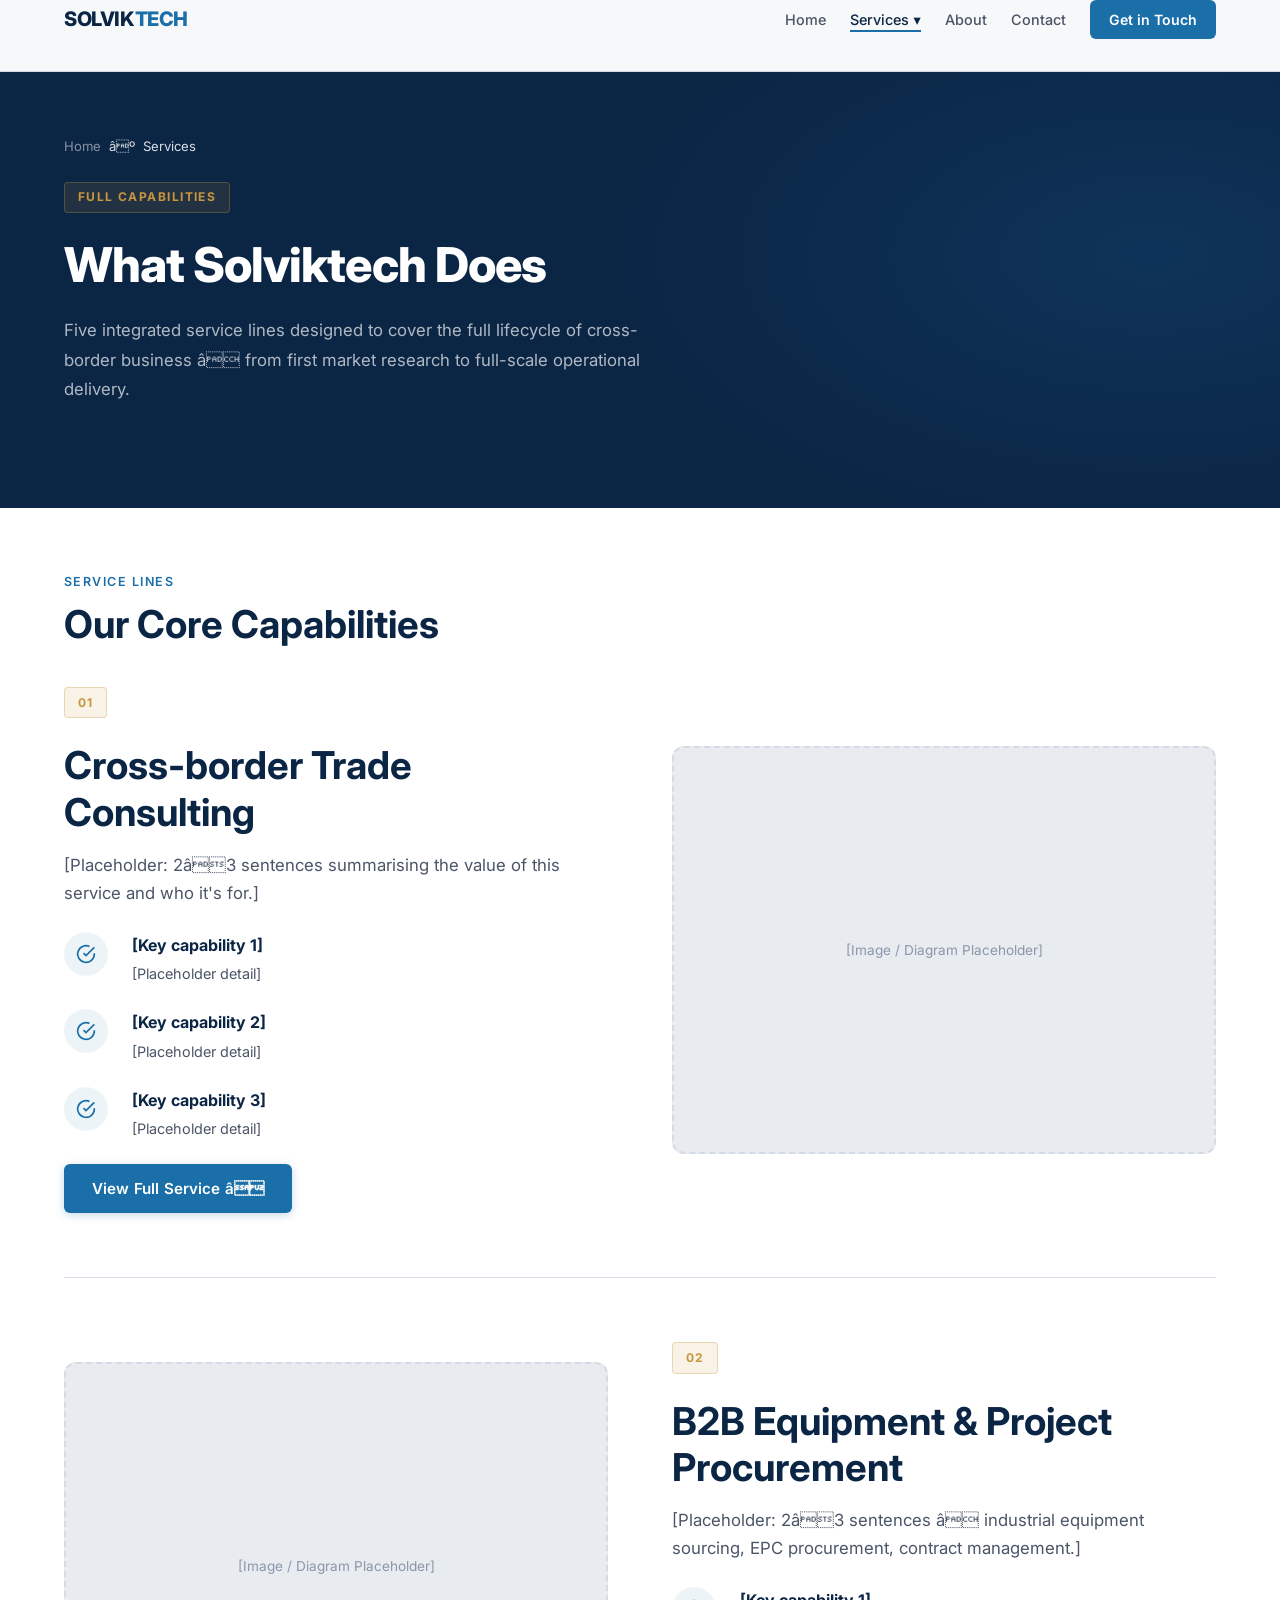
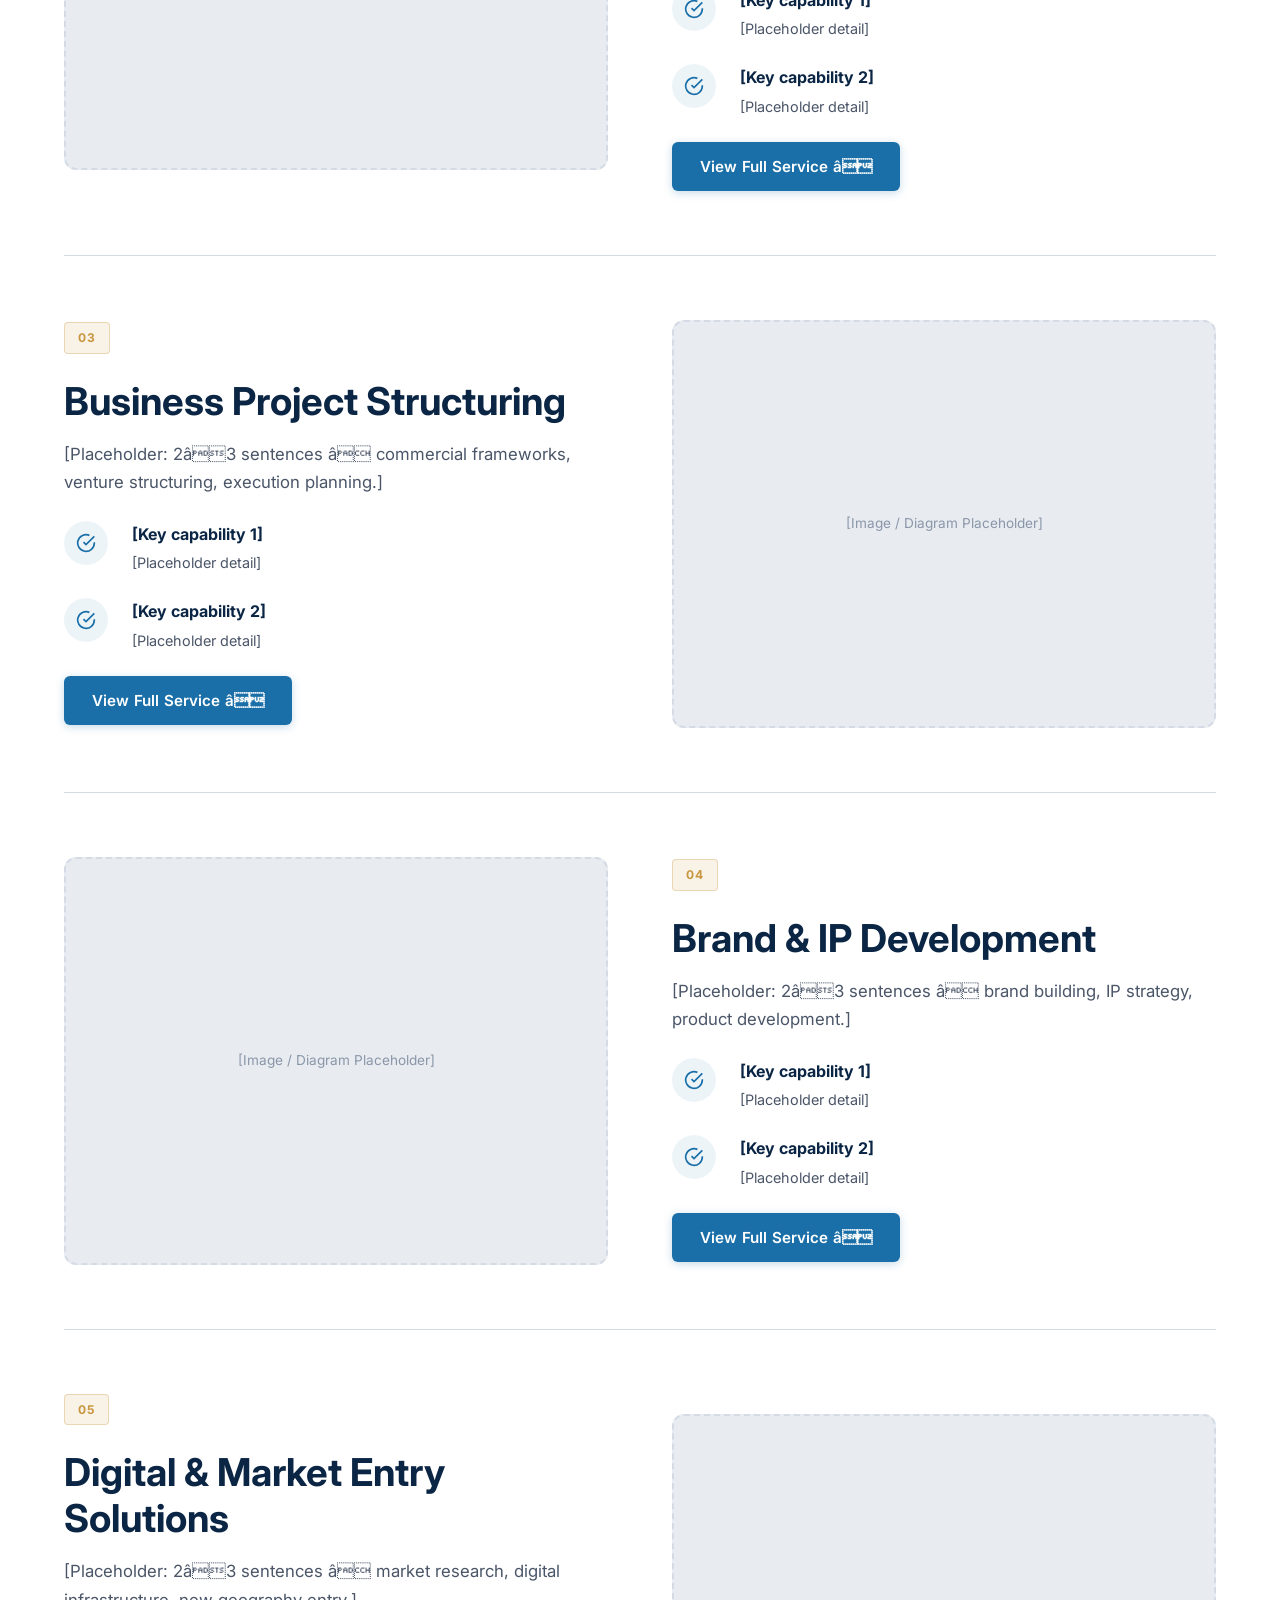
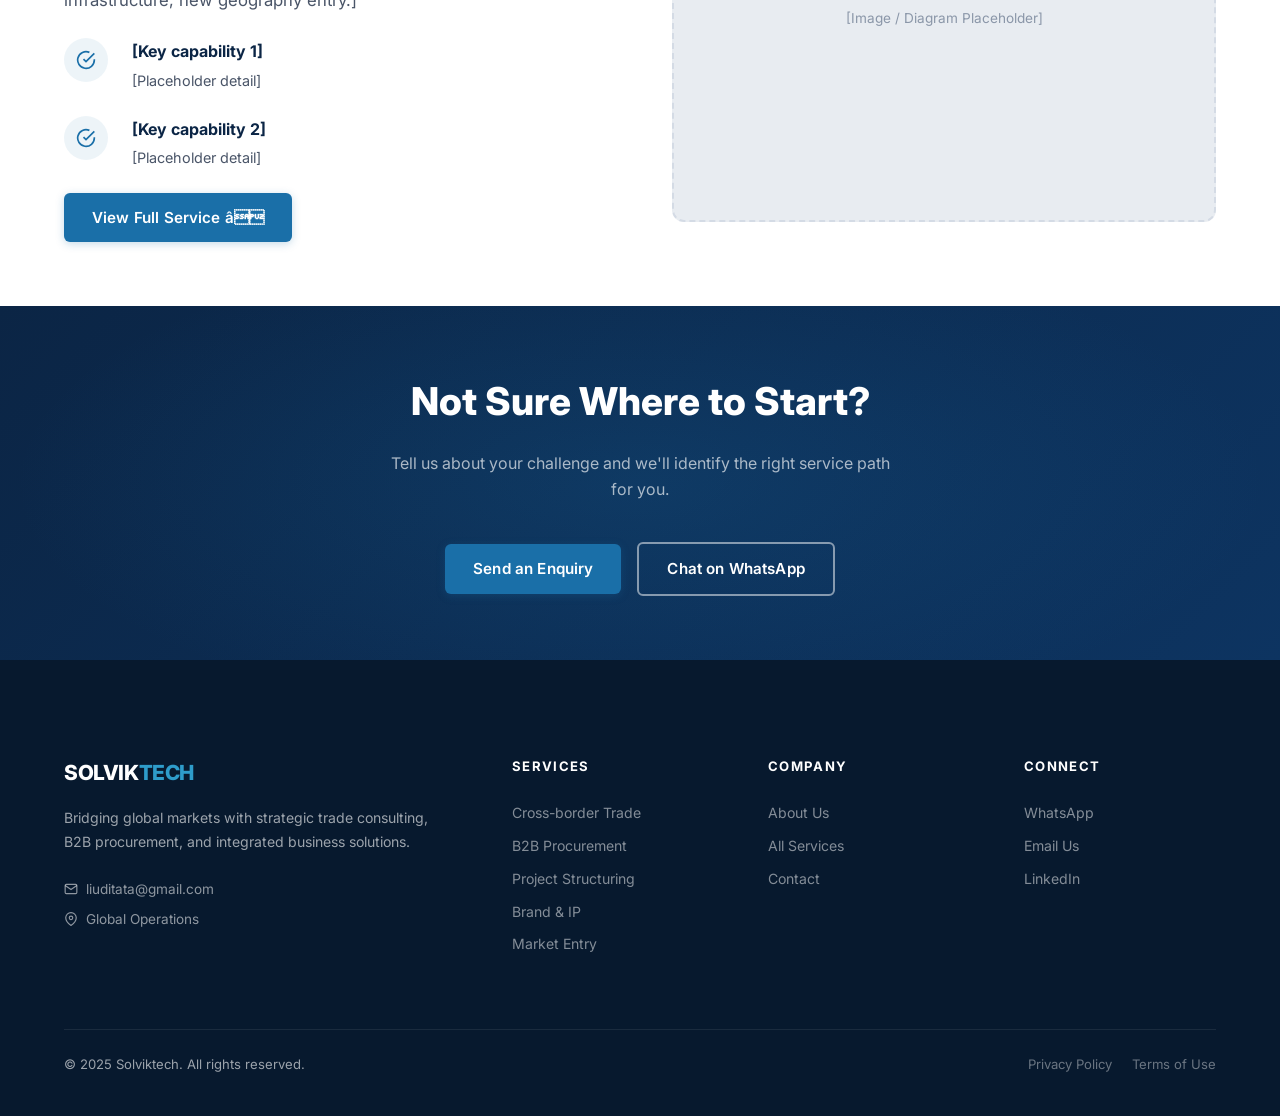
<file: pages/services.html>
<!DOCTYPE html>
<html lang="en">
<head>
  <meta charset="UTF-8">
  <meta name="viewport" content="width=device-width, initial-scale=1.0">
  <meta name="description" content="Solviktech Services â Full overview of our cross-border trade, procurement, project structuring, brand development, and market entry solutions.">
  <title>Services | Solviktech</title>
  <link rel="preconnect" href="https://fonts.googleapis.com">
  <link rel="preconnect" href="https://fonts.gstatic.com" crossorigin>
  <link href="https://fonts.googleapis.com/css2?family=Inter:wght@400;500;600;700;800&display=swap" rel="stylesheet">
  <link rel="stylesheet" href="../css/style.css">
</head>
<body>

  <div data-component="header"></div>


  <!-- Page Hero -->
  <section class="page-hero">
    <div class="container">
      <div class="page-hero__inner">
        <nav class="page-hero__breadcrumb" aria-label="Breadcrumb">
          <a href="../index.html">Home</a>
          <span>âº</span>
          <span>Services</span>
        </nav>
        <div class="page-hero__service-tag">Full Capabilities</div>
        <h1 class="page-hero__title">What Solviktech Does</h1>
        <p class="page-hero__description">
          Five integrated service lines designed to cover the full
          lifecycle of cross-border business â from first market research
          to full-scale operational delivery.
        </p>
      </div>
    </div>
  </section>


  <!-- Services Grid â All 5 -->
  <section class="section" aria-labelledby="all-services-heading">
    <div class="container">

      <div class="section__header">
        <div class="section__label">Service Lines</div>
        <h2 class="section__title" id="all-services-heading">Our Core Capabilities</h2>
      </div>

      <!-- Service Row 1 -->
      <div class="content-split" style="margin-bottom: var(--space-xl); padding-bottom: var(--space-xl); border-bottom: 1px solid var(--color-border);">
        <div data-reveal>
          <div class="page-hero__service-tag">01</div>
          <h3 class="section__title">Cross-border Trade Consulting</h3>
          <p class="section__subtitle" style="margin-bottom: var(--space-md);">
            [Placeholder: 2â3 sentences summarising the value of this service and who it's for.]
          </p>
          <div class="feature-list" style="margin-bottom: var(--space-md);">
            <div class="feature-item">
              <div class="feature-item__icon"><svg viewBox="0 0 24 24" fill="none" stroke="currentColor" stroke-width="2"><path d="M22 11.08V12a10 10 0 1 1-5.93-9.14"/><polyline points="22 4 12 14.01 9 11.01"/></svg></div>
              <div><div class="feature-item__title">[Key capability 1]</div><p class="feature-item__text">[Placeholder detail]</p></div>
            </div>
            <div class="feature-item">
              <div class="feature-item__icon"><svg viewBox="0 0 24 24" fill="none" stroke="currentColor" stroke-width="2"><path d="M22 11.08V12a10 10 0 1 1-5.93-9.14"/><polyline points="22 4 12 14.01 9 11.01"/></svg></div>
              <div><div class="feature-item__title">[Key capability 2]</div><p class="feature-item__text">[Placeholder detail]</p></div>
            </div>
            <div class="feature-item">
              <div class="feature-item__icon"><svg viewBox="0 0 24 24" fill="none" stroke="currentColor" stroke-width="2"><path d="M22 11.08V12a10 10 0 1 1-5.93-9.14"/><polyline points="22 4 12 14.01 9 11.01"/></svg></div>
              <div><div class="feature-item__title">[Key capability 3]</div><p class="feature-item__text">[Placeholder detail]</p></div>
            </div>
          </div>
          <a href="trade-consulting.html" class="btn btn-primary">View Full Service â</a>
        </div>
        <div class="content-split__visual" data-reveal>[Image / Diagram Placeholder]</div>
      </div>

      <!-- Service Row 2 -->
      <div class="content-split content-split--reverse" style="margin-bottom: var(--space-xl); padding-bottom: var(--space-xl); border-bottom: 1px solid var(--color-border);">
        <div data-reveal>
          <div class="page-hero__service-tag">02</div>
          <h3 class="section__title">B2B Equipment & Project Procurement</h3>
          <p class="section__subtitle" style="margin-bottom: var(--space-md);">
            [Placeholder: 2â3 sentences â industrial equipment sourcing, EPC procurement, contract management.]
          </p>
          <div class="feature-list" style="margin-bottom: var(--space-md);">
            <div class="feature-item">
              <div class="feature-item__icon"><svg viewBox="0 0 24 24" fill="none" stroke="currentColor" stroke-width="2"><path d="M22 11.08V12a10 10 0 1 1-5.93-9.14"/><polyline points="22 4 12 14.01 9 11.01"/></svg></div>
              <div><div class="feature-item__title">[Key capability 1]</div><p class="feature-item__text">[Placeholder detail]</p></div>
            </div>
            <div class="feature-item">
              <div class="feature-item__icon"><svg viewBox="0 0 24 24" fill="none" stroke="currentColor" stroke-width="2"><path d="M22 11.08V12a10 10 0 1 1-5.93-9.14"/><polyline points="22 4 12 14.01 9 11.01"/></svg></div>
              <div><div class="feature-item__title">[Key capability 2]</div><p class="feature-item__text">[Placeholder detail]</p></div>
            </div>
          </div>
          <a href="procurement.html" class="btn btn-primary">View Full Service â</a>
        </div>
        <div class="content-split__visual" data-reveal>[Image / Diagram Placeholder]</div>
      </div>

      <!-- Service Row 3 -->
      <div class="content-split" style="margin-bottom: var(--space-xl); padding-bottom: var(--space-xl); border-bottom: 1px solid var(--color-border);">
        <div data-reveal>
          <div class="page-hero__service-tag">03</div>
          <h3 class="section__title">Business Project Structuring</h3>
          <p class="section__subtitle" style="margin-bottom: var(--space-md);">
            [Placeholder: 2â3 sentences â commercial frameworks, venture structuring, execution planning.]
          </p>
          <div class="feature-list" style="margin-bottom: var(--space-md);">
            <div class="feature-item">
              <div class="feature-item__icon"><svg viewBox="0 0 24 24" fill="none" stroke="currentColor" stroke-width="2"><path d="M22 11.08V12a10 10 0 1 1-5.93-9.14"/><polyline points="22 4 12 14.01 9 11.01"/></svg></div>
              <div><div class="feature-item__title">[Key capability 1]</div><p class="feature-item__text">[Placeholder detail]</p></div>
            </div>
            <div class="feature-item">
              <div class="feature-item__icon"><svg viewBox="0 0 24 24" fill="none" stroke="currentColor" stroke-width="2"><path d="M22 11.08V12a10 10 0 1 1-5.93-9.14"/><polyline points="22 4 12 14.01 9 11.01"/></svg></div>
              <div><div class="feature-item__title">[Key capability 2]</div><p class="feature-item__text">[Placeholder detail]</p></div>
            </div>
          </div>
          <a href="project-structuring.html" class="btn btn-primary">View Full Service â</a>
        </div>
        <div class="content-split__visual" data-reveal>[Image / Diagram Placeholder]</div>
      </div>

      <!-- Service Row 4 -->
      <div class="content-split content-split--reverse" style="margin-bottom: var(--space-xl); padding-bottom: var(--space-xl); border-bottom: 1px solid var(--color-border);">
        <div data-reveal>
          <div class="page-hero__service-tag">04</div>
          <h3 class="section__title">Brand & IP Development</h3>
          <p class="section__subtitle" style="margin-bottom: var(--space-md);">
            [Placeholder: 2â3 sentences â brand building, IP strategy, product development.]
          </p>
          <div class="feature-list" style="margin-bottom: var(--space-md);">
            <div class="feature-item">
              <div class="feature-item__icon"><svg viewBox="0 0 24 24" fill="none" stroke="currentColor" stroke-width="2"><path d="M22 11.08V12a10 10 0 1 1-5.93-9.14"/><polyline points="22 4 12 14.01 9 11.01"/></svg></div>
              <div><div class="feature-item__title">[Key capability 1]</div><p class="feature-item__text">[Placeholder detail]</p></div>
            </div>
            <div class="feature-item">
              <div class="feature-item__icon"><svg viewBox="0 0 24 24" fill="none" stroke="currentColor" stroke-width="2"><path d="M22 11.08V12a10 10 0 1 1-5.93-9.14"/><polyline points="22 4 12 14.01 9 11.01"/></svg></div>
              <div><div class="feature-item__title">[Key capability 2]</div><p class="feature-item__text">[Placeholder detail]</p></div>
            </div>
          </div>
          <a href="brand-development.html" class="btn btn-primary">View Full Service â</a>
        </div>
        <div class="content-split__visual" data-reveal>[Image / Diagram Placeholder]</div>
      </div>

      <!-- Service Row 5 -->
      <div class="content-split">
        <div data-reveal>
          <div class="page-hero__service-tag">05</div>
          <h3 class="section__title">Digital & Market Entry Solutions</h3>
          <p class="section__subtitle" style="margin-bottom: var(--space-md);">
            [Placeholder: 2â3 sentences â market research, digital infrastructure, new geography entry.]
          </p>
          <div class="feature-list" style="margin-bottom: var(--space-md);">
            <div class="feature-item">
              <div class="feature-item__icon"><svg viewBox="0 0 24 24" fill="none" stroke="currentColor" stroke-width="2"><path d="M22 11.08V12a10 10 0 1 1-5.93-9.14"/><polyline points="22 4 12 14.01 9 11.01"/></svg></div>
              <div><div class="feature-item__title">[Key capability 1]</div><p class="feature-item__text">[Placeholder detail]</p></div>
            </div>
            <div class="feature-item">
              <div class="feature-item__icon"><svg viewBox="0 0 24 24" fill="none" stroke="currentColor" stroke-width="2"><path d="M22 11.08V12a10 10 0 1 1-5.93-9.14"/><polyline points="22 4 12 14.01 9 11.01"/></svg></div>
              <div><div class="feature-item__title">[Key capability 2]</div><p class="feature-item__text">[Placeholder detail]</p></div>
            </div>
          </div>
          <a href="market-entry.html" class="btn btn-primary">View Full Service â</a>
        </div>
        <div class="content-split__visual" data-reveal>[Image / Diagram Placeholder]</div>
      </div>

    </div>
  </section>


  <!-- CTA Banner -->
  <div class="cta-banner">
    <div class="container">
      <div class="cta-banner__inner">
        <h2 class="cta-banner__title">Not Sure Where to Start?</h2>
        <p class="cta-banner__subtitle">Tell us about your challenge and we'll identify the right service path for you.</p>
        <div class="btn-group" style="justify-content:center;">
          <a href="../index.html#contact" class="btn btn-primary">Send an Enquiry</a>
          <a href="#" class="btn btn-outline" data-whatsapp="Hello, I'd like to discuss which Solviktech service fits my needs.">Chat on WhatsApp</a>
        </div>
      </div>
    </div>
  </div>


  <div data-component="footer"></div>
  <script src="../js/components.js"></script>
  <script src="../js/main.js"></script>
</body>
</html>
</file>
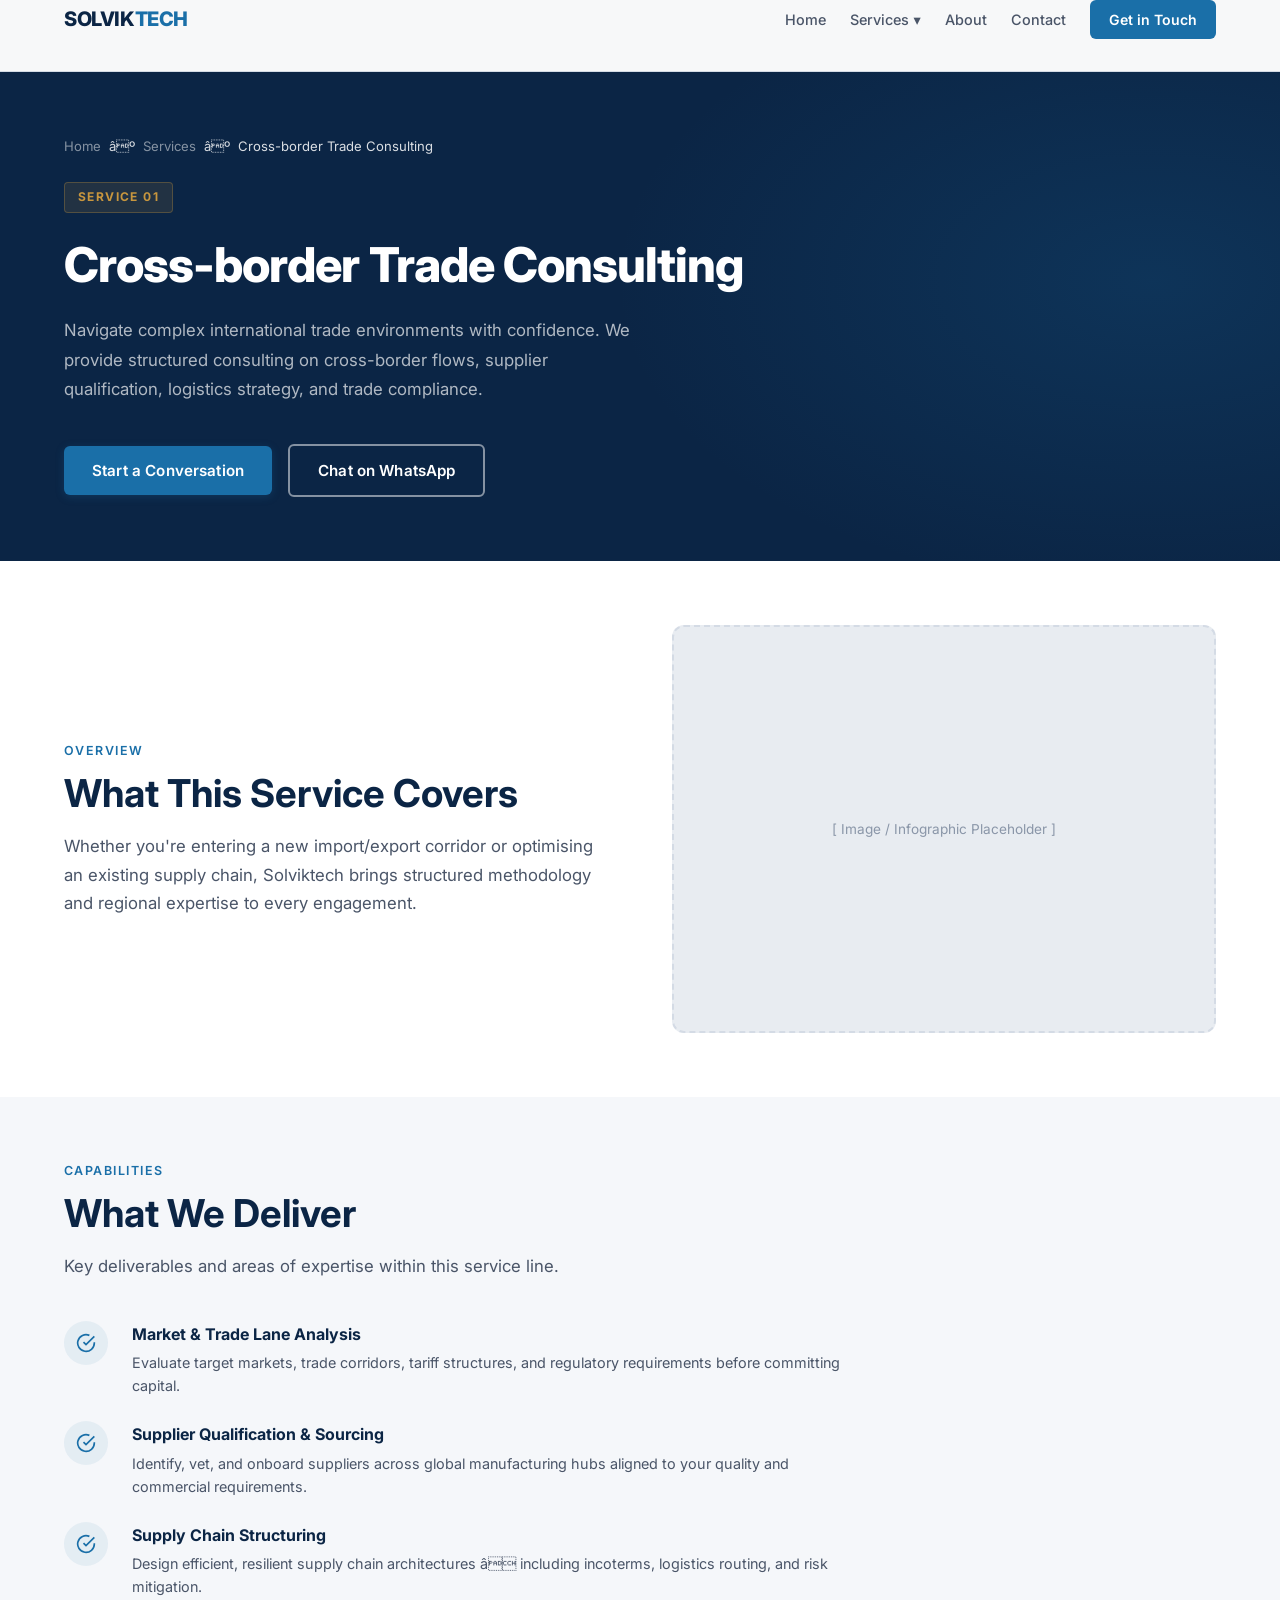
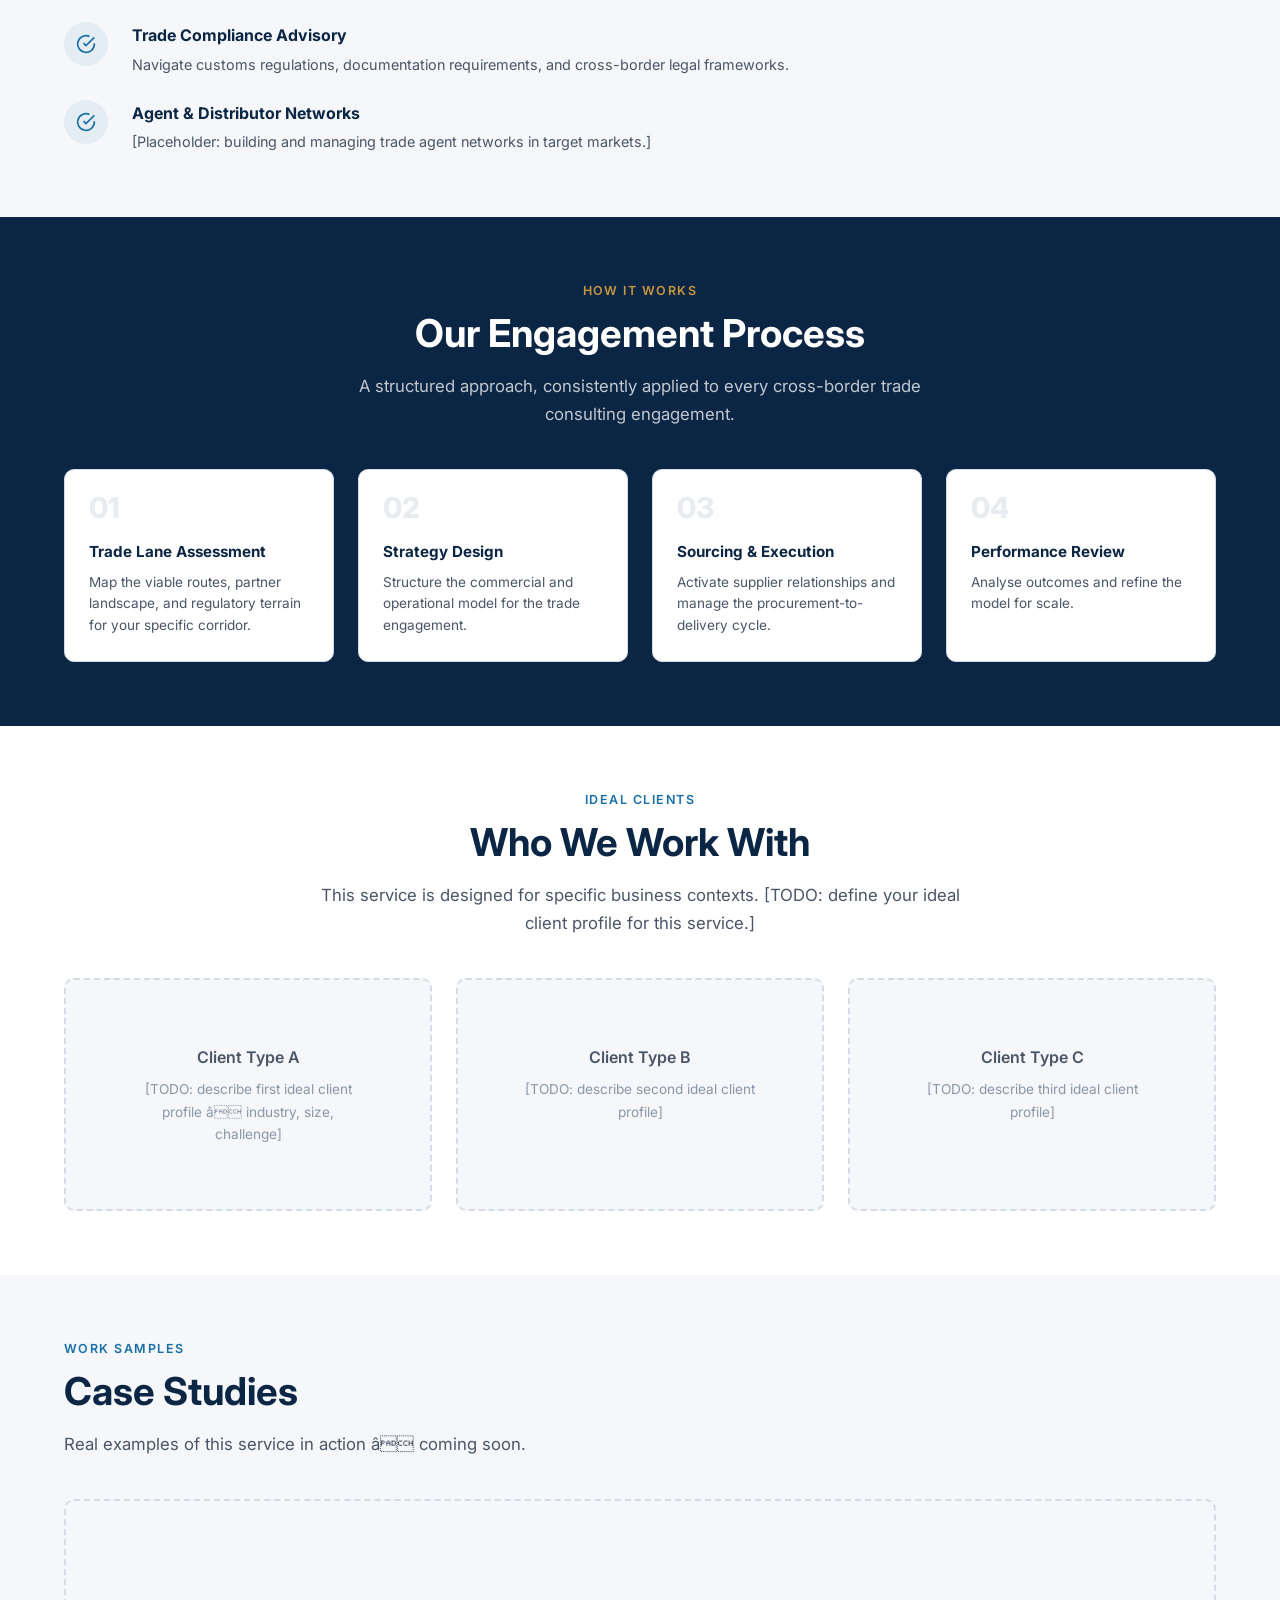
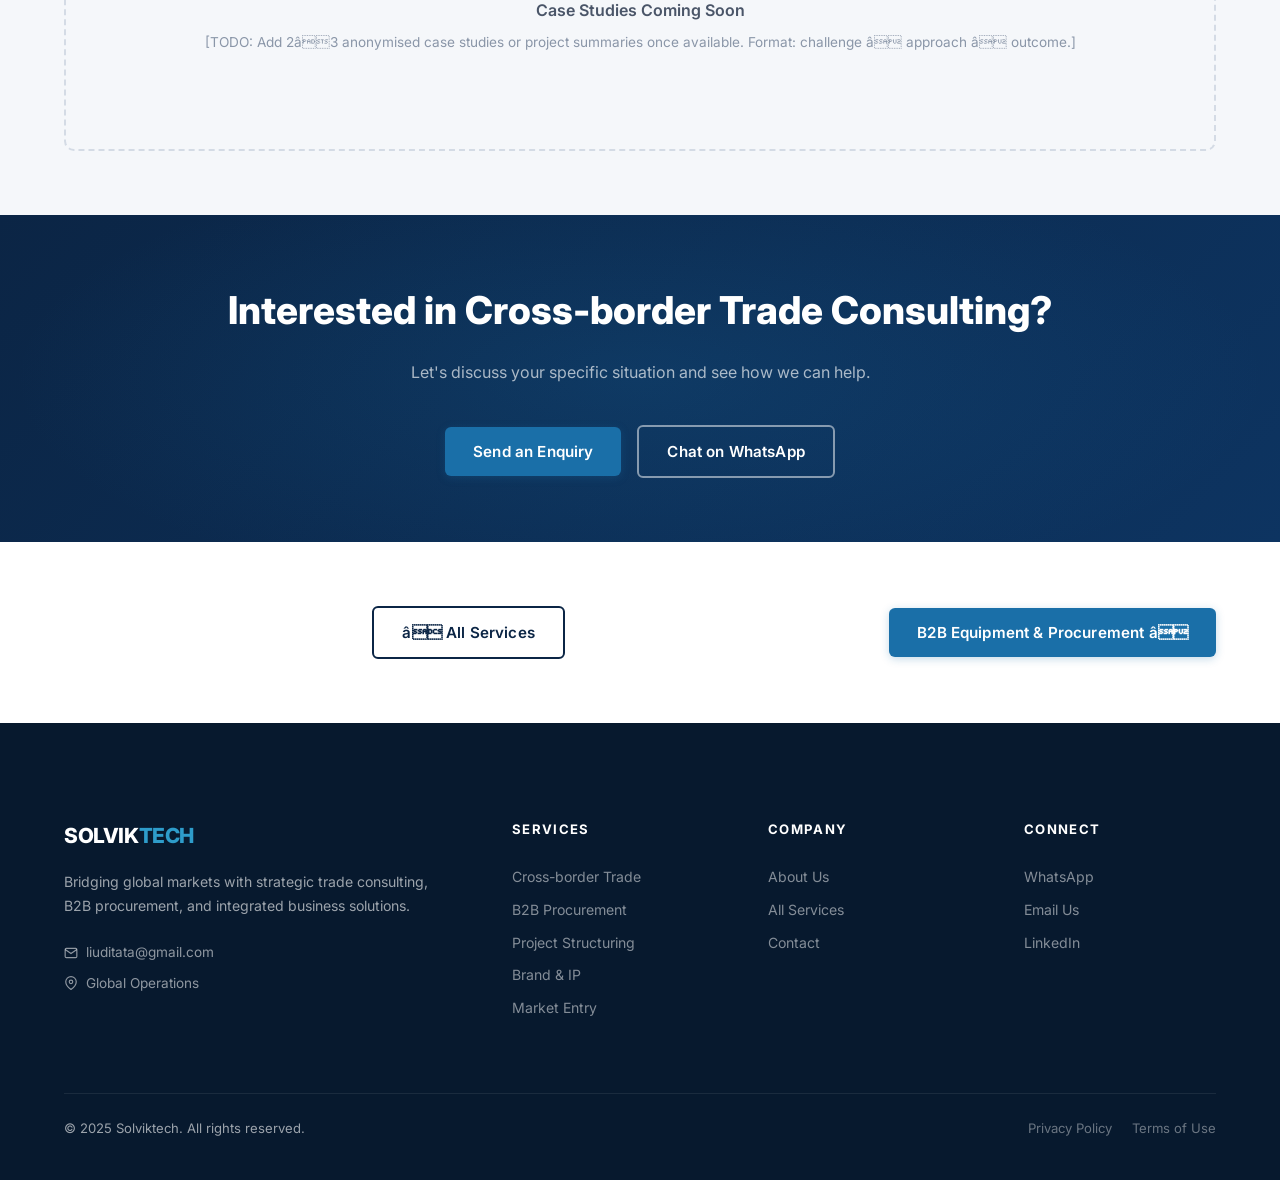
<file: pages/trade-consulting.html>
<!DOCTYPE html>
<html lang="en">
<head>
  <meta charset="UTF-8">
  <meta name="viewport" content="width=device-width, initial-scale=1.0">
  <meta name="description" content="Solviktech â Cross-border Trade Consulting. Strategic guidance across global trade flows and supply chains.">
  <title>Cross-border Trade Consulting | Solviktech</title>
  <link rel="preconnect" href="https://fonts.googleapis.com">
  <link rel="preconnect" href="https://fonts.gstatic.com" crossorigin>
  <link href="https://fonts.googleapis.com/css2?family=Inter:wght@400;500;600;700;800&display=swap" rel="stylesheet">
  <link rel="stylesheet" href="../css/style.css">
</head>
<body>

  <div data-component="header"></div>


  <!-- Page Hero -->
  <section class="page-hero">
    <div class="container">
      <div class="page-hero__inner">
        <nav class="page-hero__breadcrumb" aria-label="Breadcrumb">
          <a href="../index.html">Home</a>
          <span>âº</span>
          <a href="services.html">Services</a>
          <span>âº</span>
          <span>Cross-border Trade Consulting</span>
        </nav>
        <div class="page-hero__service-tag">Service 01</div>
        <h1 class="page-hero__title">Cross-border Trade Consulting</h1>
        <p class="page-hero__description">Navigate complex international trade environments with confidence. We provide structured consulting on cross-border flows, supplier qualification, logistics strategy, and trade compliance.</p>
        <div class="btn-group">
          <a href="../index.html#contact" class="btn btn-primary">Start a Conversation</a>
          <a href="#" class="btn btn-outline" data-whatsapp="Hello, I'd like to discuss Cross-border Trade Consulting with Solviktech.">Chat on WhatsApp</a>
        </div>
      </div>
    </div>
  </section>


  <!-- Overview -->
  <section class="section" aria-labelledby="overview-heading">
    <div class="container">
      <div class="content-split">

        <div data-reveal>
          <div class="section__label">Overview</div>
          <h2 class="section__title" id="overview-heading">What This Service Covers</h2>
          <p class="section__subtitle">Whether you're entering a new import/export corridor or optimising an existing supply chain, Solviktech brings structured methodology and regional expertise to every engagement.</p>
        </div>

        <div class="content-split__visual" data-reveal>
          [ Image / Infographic Placeholder ]
        </div>

      </div>
    </div>
  </section>


  <!-- Capabilities -->
  <section class="section section--alt" aria-labelledby="capabilities-heading">
    <div class="container">

      <div class="section__header">
        <div class="section__label">Capabilities</div>
        <h2 class="section__title" id="capabilities-heading">What We Deliver</h2>
        <p class="section__subtitle">Key deliverables and areas of expertise within this service line.</p>
      </div>

      <div class="feature-list" style="max-width: 800px;">
        
            <div class="feature-item" data-reveal>
              <div class="feature-item__icon"><svg viewBox="0 0 24 24" fill="none" stroke="currentColor" stroke-width="2"><path d="M22 11.08V12a10 10 0 1 1-5.93-9.14"/><polyline points="22 4 12 14.01 9 11.01"/></svg></div>
              <div>
                <div class="feature-item__title">Market & Trade Lane Analysis</div>
                <p class="feature-item__text">Evaluate target markets, trade corridors, tariff structures, and regulatory requirements before committing capital.</p>
              </div>
            </div>
            <div class="feature-item" data-reveal>
              <div class="feature-item__icon"><svg viewBox="0 0 24 24" fill="none" stroke="currentColor" stroke-width="2"><path d="M22 11.08V12a10 10 0 1 1-5.93-9.14"/><polyline points="22 4 12 14.01 9 11.01"/></svg></div>
              <div>
                <div class="feature-item__title">Supplier Qualification & Sourcing</div>
                <p class="feature-item__text">Identify, vet, and onboard suppliers across global manufacturing hubs aligned to your quality and commercial requirements.</p>
              </div>
            </div>
            <div class="feature-item" data-reveal>
              <div class="feature-item__icon"><svg viewBox="0 0 24 24" fill="none" stroke="currentColor" stroke-width="2"><path d="M22 11.08V12a10 10 0 1 1-5.93-9.14"/><polyline points="22 4 12 14.01 9 11.01"/></svg></div>
              <div>
                <div class="feature-item__title">Supply Chain Structuring</div>
                <p class="feature-item__text">Design efficient, resilient supply chain architectures â including incoterms, logistics routing, and risk mitigation.</p>
              </div>
            </div>
            <div class="feature-item" data-reveal>
              <div class="feature-item__icon"><svg viewBox="0 0 24 24" fill="none" stroke="currentColor" stroke-width="2"><path d="M22 11.08V12a10 10 0 1 1-5.93-9.14"/><polyline points="22 4 12 14.01 9 11.01"/></svg></div>
              <div>
                <div class="feature-item__title">Trade Compliance Advisory</div>
                <p class="feature-item__text">Navigate customs regulations, documentation requirements, and cross-border legal frameworks.</p>
              </div>
            </div>
            <div class="feature-item" data-reveal>
              <div class="feature-item__icon"><svg viewBox="0 0 24 24" fill="none" stroke="currentColor" stroke-width="2"><path d="M22 11.08V12a10 10 0 1 1-5.93-9.14"/><polyline points="22 4 12 14.01 9 11.01"/></svg></div>
              <div>
                <div class="feature-item__title">Agent & Distributor Networks</div>
                <p class="feature-item__text">[Placeholder: building and managing trade agent networks in target markets.]</p>
              </div>
            </div>
      </div>

    </div>
  </section>


  <!-- Process -->
  <section class="section section--dark" aria-labelledby="process-heading">
    <div class="container">

      <div class="section__header section__header--center">
        <div class="section__label">How It Works</div>
        <h2 class="section__title" id="process-heading">Our Engagement Process</h2>
        <p class="section__subtitle">A structured approach, consistently applied to every cross-border trade consulting engagement.</p>
      </div>

      <div class="process-list">
        
        <div class="process-step" data-reveal>
          <div class="process-step__title">Trade Lane Assessment</div>
          <p class="process-step__text">Map the viable routes, partner landscape, and regulatory terrain for your specific corridor.</p>
        </div>
        <div class="process-step" data-reveal>
          <div class="process-step__title">Strategy Design</div>
          <p class="process-step__text">Structure the commercial and operational model for the trade engagement.</p>
        </div>
        <div class="process-step" data-reveal>
          <div class="process-step__title">Sourcing & Execution</div>
          <p class="process-step__text">Activate supplier relationships and manage the procurement-to-delivery cycle.</p>
        </div>
        <div class="process-step" data-reveal>
          <div class="process-step__title">Performance Review</div>
          <p class="process-step__text">Analyse outcomes and refine the model for scale.</p>
        </div>
      </div>

    </div>
  </section>


  <!-- Who Is This For (Placeholder) -->
  <section class="section" aria-labelledby="for-who-heading">
    <div class="container">

      <div class="section__header section__header--center">
        <div class="section__label">Ideal Clients</div>
        <h2 class="section__title" id="for-who-heading">Who We Work With</h2>
        <p class="section__subtitle">This service is designed for specific business contexts. [TODO: define your ideal client profile for this service.]</p>
      </div>

      <!-- Placeholder client type cards -->
      <div class="grid-3">
        <div class="placeholder-block" data-reveal>
          <div class="placeholder-block__title">Client Type A</div>
          <p class="placeholder-block__text">[TODO: describe first ideal client profile â industry, size, challenge]</p>
        </div>
        <div class="placeholder-block" data-reveal>
          <div class="placeholder-block__title">Client Type B</div>
          <p class="placeholder-block__text">[TODO: describe second ideal client profile]</p>
        </div>
        <div class="placeholder-block" data-reveal>
          <div class="placeholder-block__title">Client Type C</div>
          <p class="placeholder-block__text">[TODO: describe third ideal client profile]</p>
        </div>
      </div>

    </div>
  </section>


  <!-- Case Studies Placeholder -->
  <section class="section section--alt" aria-labelledby="cases-heading">
    <div class="container">

      <div class="section__header">
        <div class="section__label">Work Samples</div>
        <h2 class="section__title" id="cases-heading">Case Studies</h2>
        <p class="section__subtitle">Real examples of this service in action â coming soon.</p>
      </div>

      <div class="placeholder-block" style="padding: var(--space-2xl);">
        <div class="placeholder-block__title">Case Studies Coming Soon</div>
        <p class="placeholder-block__text">
          [TODO: Add 2â3 anonymised case studies or project summaries
          once available. Format: challenge â approach â outcome.]
        </p>
      </div>

    </div>
  </section>


  <!-- CTA -->
  <div class="cta-banner">
    <div class="container">
      <div class="cta-banner__inner">
        <h2 class="cta-banner__title">Interested in Cross-border Trade Consulting?</h2>
        <p class="cta-banner__subtitle">Let's discuss your specific situation and see how we can help.</p>
        <div class="btn-group" style="justify-content:center;">
          <a href="../index.html#contact" class="btn btn-primary">Send an Enquiry</a>
          <a href="#" class="btn btn-outline" data-whatsapp="Hello, I'd like to discuss Cross-border Trade Consulting with Solviktech.">Chat on WhatsApp</a>
        </div>
      </div>
    </div>
  </div>


  <!-- Service Navigation -->
  <section class="section" aria-label="Service navigation">
    <div class="container">
      <div style="display:flex; justify-content:space-between; align-items:center; flex-wrap:wrap; gap:var(--space-sm);">
        
        <a href="services.html" class="btn btn-outline--dark btn btn-outline" style="margin:0 auto;">â All Services</a>
        <a href="procurement.html" class="btn btn-primary">B2B Equipment & Procurement â</a>
      </div>
    </div>
  </section>


  <div data-component="footer"></div>
  <script src="../js/components.js"></script>
  <script src="../js/main.js"></script>
</body>
</html>
</file>
<file: css/style.css>
/* ============================================
   SOLVIKTECH â Global Stylesheet
   Version: 1.0 Skeleton
   ============================================ */

/* --- Reset & Base --- */
*, *::before, *::after {
  box-sizing: border-box;
  margin: 0;
  padding: 0;
}

:root {
  /* Color System */
  --color-primary:     #0B2545;   /* Deep Navy â trust, authority */
  --color-accent:      #1A6FA8;   /* Steel Blue â action, links */
  --color-accent-light:#2E9CCA;   /* Lighter blue for hover */
  --color-gold:        #C8963E;   /* Gold â premium, highlight */
  --color-white:       #FFFFFF;
  --color-off-white:   #F5F7FA;
  --color-light-gray:  #E8ECF1;
  --color-mid-gray:    #8A96A8;
  --color-text:        #1C2B3A;
  --color-text-light:  #4A5568;
  --color-border:      #D4DBE5;

  /* Typography */
  --font-heading: 'Inter', 'Segoe UI', system-ui, sans-serif;
  --font-body:    'Inter', 'Segoe UI', system-ui, sans-serif;

  /* Spacing Scale */
  --space-xs:  0.5rem;
  --space-sm:  1rem;
  --space-md:  1.5rem;
  --space-lg:  2.5rem;
  --space-xl:  4rem;
  --space-2xl: 6rem;

  /* Layout */
  --max-width: 1200px;
  --header-height: 72px;

  /* Shadows */
  --shadow-sm: 0 1px 3px rgba(11,37,69,0.08);
  --shadow-md: 0 4px 16px rgba(11,37,69,0.10);
  --shadow-lg: 0 8px 32px rgba(11,37,69,0.14);

  /* Transitions */
  --transition: 0.2s ease;
}

html {
  scroll-behavior: smooth;
}

body {
  font-family: var(--font-body);
  color: var(--color-text);
  background: var(--color-white);
  line-height: 1.65;
  font-size: 16px;
  -webkit-font-smoothing: antialiased;
}

img { display: block; max-width: 100%; }
a { color: inherit; text-decoration: none; }
ul, ol { list-style: none; }


/* ============================================
   LAYOUT UTILITIES
   ============================================ */

.container {
  max-width: var(--max-width);
  margin-left: auto;
  margin-right: auto;
  padding-left: var(--space-md);
  padding-right: var(--space-md);
}

.section {
  padding-top: var(--space-xl);
  padding-bottom: var(--space-xl);
}

.section--alt {
  background: var(--color-off-white);
}

.section--dark {
  background: var(--color-primary);
  color: var(--color-white);
}

.section__label {
  font-size: 0.78rem;
  font-weight: 600;
  letter-spacing: 0.12em;
  text-transform: uppercase;
  color: var(--color-accent);
  margin-bottom: var(--space-xs);
}

.section--dark .section__label {
  color: var(--color-gold);
}

.section__title {
  font-size: clamp(1.6rem, 3vw, 2.4rem);
  font-weight: 700;
  color: var(--color-primary);
  line-height: 1.2;
  margin-bottom: var(--space-sm);
}

.section--dark .section__title {
  color: var(--color-white);
}

.section__subtitle {
  font-size: 1.05rem;
  color: var(--color-text-light);
  max-width: 640px;
  line-height: 1.7;
}

.section--dark .section__subtitle {
  color: rgba(255,255,255,0.75);
}

.section__header {
  margin-bottom: var(--space-lg);
}

.section__header--center {
  text-align: center;
}

.section__header--center .section__subtitle {
  margin-left: auto;
  margin-right: auto;
}

/* Grid Utilities */
.grid-2 { display: grid; grid-template-columns: repeat(2, 1fr); gap: var(--space-md); }
.grid-3 { display: grid; grid-template-columns: repeat(3, 1fr); gap: var(--space-md); }
.grid-4 { display: grid; grid-template-columns: repeat(4, 1fr); gap: var(--space-md); }

@media (max-width: 900px) {
  .grid-3, .grid-4 { grid-template-columns: repeat(2, 1fr); }
}
@media (max-width: 600px) {
  .grid-2, .grid-3, .grid-4 { grid-template-columns: 1fr; }
}


/* ============================================
   HEADER / NAVIGATION
   ============================================ */

.site-header {
  position: fixed;
  top: 0;
  left: 0;
  right: 0;
  height: var(--header-height);
  background: rgba(255,255,255,0.97);
  backdrop-filter: blur(8px);
  border-bottom: 1px solid var(--color-border);
  z-index: 1000;
  transition: box-shadow var(--transition);
}

.site-header.scrolled {
  box-shadow: var(--shadow-md);
}

.header-inner {
  display: flex;
  align-items: center;
  justify-content: space-between;
  height: 100%;
}

/* Logo */
.site-logo {
  display: flex;
  align-items: center;
  gap: var(--space-xs);
  text-decoration: none;
}

.site-logo__wordmark {
  font-size: 1.25rem;
  font-weight: 800;
  color: var(--color-primary);
  letter-spacing: -0.02em;
}

.site-logo__wordmark span {
  color: var(--color-accent);
}

/* Nav */
.site-nav {
  display: flex;
  align-items: center;
  gap: var(--space-md);
}

.site-nav__link {
  font-size: 0.9rem;
  font-weight: 500;
  color: var(--color-text-light);
  transition: color var(--transition);
  position: relative;
}

.site-nav__link:hover,
.site-nav__link.active {
  color: var(--color-primary);
}

.site-nav__link::after {
  content: '';
  position: absolute;
  bottom: -4px;
  left: 0;
  width: 0;
  height: 2px;
  background: var(--color-accent);
  transition: width var(--transition);
}

.site-nav__link:hover::after,
.site-nav__link.active::after {
  width: 100%;
}

/* Services Dropdown */
.nav-dropdown {
  position: relative;
}

.nav-dropdown__menu {
  position: absolute;
  top: calc(100% + 16px);
  left: 50%;
  transform: translateX(-50%);
  background: var(--color-white);
  border: 1px solid var(--color-border);
  border-radius: 8px;
  box-shadow: var(--shadow-lg);
  padding: var(--space-sm);
  min-width: 260px;
  opacity: 0;
  pointer-events: none;
  transition: opacity var(--transition), transform var(--transition);
  transform: translateX(-50%) translateY(-8px);
}

.nav-dropdown:hover .nav-dropdown__menu,
.nav-dropdown:focus-within .nav-dropdown__menu {
  opacity: 1;
  pointer-events: all;
  transform: translateX(-50%) translateY(0);
}

.nav-dropdown__item {
  display: flex;
  align-items: center;
  gap: var(--space-xs);
  padding: 0.6rem var(--space-sm);
  border-radius: 6px;
  font-size: 0.88rem;
  color: var(--color-text);
  transition: background var(--transition), color var(--transition);
}

.nav-dropdown__item:hover {
  background: var(--color-off-white);
  color: var(--color-accent);
}

.nav-dropdown__item-icon {
  width: 20px;
  height: 20px;
  color: var(--color-accent);
  flex-shrink: 0;
}

/* CTA Button in Header */
.btn-header-cta {
  padding: 0.5rem 1.2rem;
  background: var(--color-accent);
  color: var(--color-white);
  border-radius: 6px;
  font-size: 0.88rem;
  font-weight: 600;
  transition: background var(--transition);
}

.btn-header-cta:hover {
  background: var(--color-accent-light);
  color: var(--color-white);
}

/* Mobile Menu Toggle */
.nav-toggle {
  display: none;
  flex-direction: column;
  gap: 5px;
  background: none;
  border: none;
  cursor: pointer;
  padding: 4px;
}

.nav-toggle span {
  display: block;
  width: 24px;
  height: 2px;
  background: var(--color-primary);
  border-radius: 2px;
  transition: var(--transition);
}

@media (max-width: 768px) {
  .site-nav {
    display: none;
    position: fixed;
    top: var(--header-height);
    left: 0;
    right: 0;
    background: var(--color-white);
    border-bottom: 1px solid var(--color-border);
    flex-direction: column;
    align-items: flex-start;
    padding: var(--space-md);
    gap: var(--space-xs);
    box-shadow: var(--shadow-md);
  }

  .site-nav.open { display: flex; }
  .nav-toggle { display: flex; }

  .nav-dropdown__menu {
    position: static;
    transform: none;
    box-shadow: none;
    border: none;
    background: var(--color-off-white);
    opacity: 1;
    pointer-events: all;
    display: none;
    padding: var(--space-xs);
    margin-top: var(--space-xs);
    width: 100%;
  }

  .nav-dropdown.open .nav-dropdown__menu { display: block; }
}


/* ============================================
   BUTTONS
   ============================================ */

.btn {
  display: inline-flex;
  align-items: center;
  gap: 0.5rem;
  padding: 0.75rem 1.75rem;
  border-radius: 6px;
  font-size: 0.95rem;
  font-weight: 600;
  cursor: pointer;
  border: none;
  transition: background var(--transition), color var(--transition), transform var(--transition), box-shadow var(--transition);
  text-decoration: none;
  letter-spacing: 0.01em;
}

.btn:active { transform: translateY(1px); }

.btn-primary {
  background: var(--color-accent);
  color: var(--color-white);
  box-shadow: 0 2px 8px rgba(26,111,168,0.25);
}

.btn-primary:hover {
  background: var(--color-accent-light);
  box-shadow: 0 4px 16px rgba(26,111,168,0.35);
  color: var(--color-white);
}

.btn-outline {
  background: transparent;
  color: var(--color-white);
  border: 2px solid rgba(255,255,255,0.5);
}

.btn-outline:hover {
  background: rgba(255,255,255,0.12);
  border-color: var(--color-white);
  color: var(--color-white);
}

.btn-outline--dark {
  color: var(--color-primary);
  border-color: var(--color-primary);
}

.btn-outline--dark:hover {
  background: var(--color-primary);
  color: var(--color-white);
}

.btn-whatsapp {
  background: #25D366;
  color: var(--color-white);
}

.btn-whatsapp:hover {
  background: #1EBA56;
  color: var(--color-white);
}

.btn-group {
  display: flex;
  flex-wrap: wrap;
  gap: var(--space-sm);
  align-items: center;
}


/* ============================================
   HERO SECTION
   ============================================ */

.hero {
  min-height: 88vh;
  background: var(--color-primary);
  position: relative;
  overflow: hidden;
  display: flex;
  align-items: center;
  padding-top: var(--header-height);
}

.hero::before {
  content: '';
  position: absolute;
  inset: 0;
  background:
    radial-gradient(ellipse 80% 60% at 70% 50%, rgba(26,111,168,0.18) 0%, transparent 70%),
    linear-gradient(135deg, rgba(200,150,62,0.06) 0%, transparent 60%);
  pointer-events: none;
}

/* Geometric accent lines */
.hero::after {
  content: '';
  position: absolute;
  right: -100px;
  top: -100px;
  width: 600px;
  height: 600px;
  border: 1px solid rgba(255,255,255,0.05);
  border-radius: 50%;
  pointer-events: none;
}

.hero__inner {
  position: relative;
  z-index: 1;
  max-width: 760px;
}

.hero__tag {
  display: inline-flex;
  align-items: center;
  gap: 0.5rem;
  font-size: 0.78rem;
  font-weight: 600;
  letter-spacing: 0.12em;
  text-transform: uppercase;
  color: var(--color-gold);
  margin-bottom: var(--space-md);
}

.hero__tag::before {
  content: '';
  display: block;
  width: 24px;
  height: 2px;
  background: var(--color-gold);
}

.hero__title {
  font-size: clamp(2.2rem, 5vw, 3.8rem);
  font-weight: 800;
  color: var(--color-white);
  line-height: 1.12;
  letter-spacing: -0.02em;
  margin-bottom: var(--space-md);
}

.hero__title em {
  font-style: normal;
  color: var(--color-gold);
}

.hero__description {
  font-size: 1.1rem;
  color: rgba(255,255,255,0.72);
  max-width: 560px;
  line-height: 1.75;
  margin-bottom: var(--space-lg);
}

.hero__stats {
  display: flex;
  gap: var(--space-lg);
  margin-top: var(--space-lg);
  padding-top: var(--space-lg);
  border-top: 1px solid rgba(255,255,255,0.1);
  flex-wrap: wrap;
}

.hero__stat-value {
  font-size: 2rem;
  font-weight: 800;
  color: var(--color-white);
  line-height: 1;
  margin-bottom: 0.25rem;
}

.hero__stat-label {
  font-size: 0.82rem;
  color: rgba(255,255,255,0.55);
  letter-spacing: 0.05em;
}


/* ============================================
   SERVICE CARDS
   ============================================ */

.service-card {
  background: var(--color-white);
  border: 1px solid var(--color-border);
  border-radius: 10px;
  padding: var(--space-lg);
  transition: box-shadow var(--transition), transform var(--transition), border-color var(--transition);
  position: relative;
  overflow: hidden;
  display: flex;
  flex-direction: column;
}

.service-card::before {
  content: '';
  position: absolute;
  top: 0;
  left: 0;
  right: 0;
  height: 3px;
  background: var(--color-accent);
  transform: scaleX(0);
  transition: transform var(--transition);
  transform-origin: left;
}

.service-card:hover {
  box-shadow: var(--shadow-lg);
  transform: translateY(-4px);
  border-color: transparent;
}

.service-card:hover::before {
  transform: scaleX(1);
}

.service-card__icon {
  width: 48px;
  height: 48px;
  background: rgba(26,111,168,0.08);
  border-radius: 10px;
  display: flex;
  align-items: center;
  justify-content: center;
  margin-bottom: var(--space-md);
  color: var(--color-accent);
}

.service-card__icon svg {
  width: 24px;
  height: 24px;
}

.service-card__number {
  font-size: 0.75rem;
  font-weight: 700;
  color: var(--color-accent);
  letter-spacing: 0.1em;
  text-transform: uppercase;
  margin-bottom: 0.5rem;
  opacity: 0.7;
}

.service-card__title {
  font-size: 1.1rem;
  font-weight: 700;
  color: var(--color-primary);
  margin-bottom: var(--space-xs);
  line-height: 1.3;
}

.service-card__description {
  font-size: 0.9rem;
  color: var(--color-text-light);
  line-height: 1.65;
  flex: 1;
  margin-bottom: var(--space-md);
}

.service-card__link {
  font-size: 0.88rem;
  font-weight: 600;
  color: var(--color-accent);
  display: inline-flex;
  align-items: center;
  gap: 0.4rem;
  margin-top: auto;
  transition: gap var(--transition);
}

.service-card__link:hover { gap: 0.7rem; color: var(--color-accent-light); }

.service-card__link svg {
  width: 14px;
  height: 14px;
}


/* ============================================
   PAGE HERO (inner pages)
   ============================================ */

.page-hero {
  background: var(--color-primary);
  padding-top: calc(var(--header-height) + var(--space-xl));
  padding-bottom: var(--space-xl);
  position: relative;
  overflow: hidden;
}

.page-hero::before {
  content: '';
  position: absolute;
  inset: 0;
  background: radial-gradient(ellipse 60% 80% at 90% 50%, rgba(26,111,168,0.2) 0%, transparent 70%);
  pointer-events: none;
}

.page-hero__inner { position: relative; z-index: 1; }

.page-hero__breadcrumb {
  display: flex;
  align-items: center;
  gap: 0.5rem;
  font-size: 0.82rem;
  color: rgba(255,255,255,0.5);
  margin-bottom: var(--space-md);
}

.page-hero__breadcrumb a {
  color: rgba(255,255,255,0.5);
  transition: color var(--transition);
}

.page-hero__breadcrumb a:hover { color: rgba(255,255,255,0.85); }
.page-hero__breadcrumb span { color: rgba(255,255,255,0.85); }

.page-hero__service-tag {
  display: inline-block;
  font-size: 0.75rem;
  font-weight: 700;
  letter-spacing: 0.12em;
  text-transform: uppercase;
  color: var(--color-gold);
  background: rgba(200,150,62,0.12);
  border: 1px solid rgba(200,150,62,0.3);
  padding: 0.3rem 0.8rem;
  border-radius: 4px;
  margin-bottom: var(--space-md);
}

.page-hero__title {
  font-size: clamp(1.8rem, 4vw, 3rem);
  font-weight: 800;
  color: var(--color-white);
  line-height: 1.15;
  letter-spacing: -0.02em;
  margin-bottom: var(--space-md);
  max-width: 700px;
}

.page-hero__description {
  font-size: 1.05rem;
  color: rgba(255,255,255,0.68);
  max-width: 580px;
  line-height: 1.75;
  margin-bottom: var(--space-lg);
}


/* ============================================
   FEATURE POINTS / VALUE LIST
   ============================================ */

.feature-list {
  display: flex;
  flex-direction: column;
  gap: var(--space-md);
}

.feature-item {
  display: flex;
  gap: var(--space-md);
  align-items: flex-start;
}

.feature-item__icon {
  width: 44px;
  height: 44px;
  background: rgba(26,111,168,0.08);
  border-radius: 50%;
  display: flex;
  align-items: center;
  justify-content: center;
  flex-shrink: 0;
  color: var(--color-accent);
}

.feature-item__icon svg { width: 20px; height: 20px; }

.feature-item__title {
  font-size: 1rem;
  font-weight: 700;
  color: var(--color-primary);
  margin-bottom: 0.25rem;
}

.feature-item__text {
  font-size: 0.9rem;
  color: var(--color-text-light);
  line-height: 1.6;
}


/* ============================================
   TWO-COLUMN CONTENT SPLIT
   ============================================ */

.content-split {
  display: grid;
  grid-template-columns: 1fr 1fr;
  gap: var(--space-xl);
  align-items: center;
}

.content-split--reverse { direction: rtl; }
.content-split--reverse > * { direction: ltr; }

.content-split__visual {
  background: var(--color-light-gray);
  border-radius: 12px;
  aspect-ratio: 4/3;
  display: flex;
  align-items: center;
  justify-content: center;
  color: var(--color-mid-gray);
  font-size: 0.85rem;
  border: 2px dashed var(--color-border);
}

@media (max-width: 768px) {
  .content-split {
    grid-template-columns: 1fr;
    gap: var(--space-lg);
  }
  .content-split--reverse { direction: ltr; }
}


/* ============================================
   PROCESS / STEPS
   ============================================ */

.process-list {
  display: grid;
  grid-template-columns: repeat(auto-fit, minmax(200px, 1fr));
  gap: var(--space-md);
  counter-reset: process-counter;
}

.process-step {
  counter-increment: process-counter;
  padding: var(--space-md);
  background: var(--color-white);
  border: 1px solid var(--color-border);
  border-radius: 10px;
  position: relative;
}

.process-step::before {
  content: counter(process-counter, decimal-leading-zero);
  display: block;
  font-size: 1.8rem;
  font-weight: 800;
  color: var(--color-light-gray);
  line-height: 1;
  margin-bottom: var(--space-sm);
}

.process-step__title {
  font-size: 0.95rem;
  font-weight: 700;
  color: var(--color-primary);
  margin-bottom: 0.5rem;
}

.process-step__text {
  font-size: 0.85rem;
  color: var(--color-text-light);
  line-height: 1.6;
}


/* ============================================
   TRUST / STATS BAR
   ============================================ */

.stats-bar {
  background: var(--color-primary);
  padding: var(--space-lg) 0;
}

.stats-bar__grid {
  display: grid;
  grid-template-columns: repeat(4, 1fr);
  gap: var(--space-md);
  text-align: center;
}

@media (max-width: 768px) {
  .stats-bar__grid { grid-template-columns: repeat(2, 1fr); }
}

.stats-bar__value {
  font-size: 2.2rem;
  font-weight: 800;
  color: var(--color-white);
  line-height: 1;
  margin-bottom: 0.4rem;
}

.stats-bar__value em {
  font-style: normal;
  color: var(--color-gold);
}

.stats-bar__label {
  font-size: 0.82rem;
  color: rgba(255,255,255,0.5);
  text-transform: uppercase;
  letter-spacing: 0.08em;
}


/* ============================================
   CTA BANNER
   ============================================ */

.cta-banner {
  background: linear-gradient(135deg, var(--color-primary) 0%, #0D3461 100%);
  padding: var(--space-xl) 0;
  position: relative;
  overflow: hidden;
  text-align: center;
}

.cta-banner::before {
  content: '';
  position: absolute;
  inset: 0;
  background: radial-gradient(ellipse 70% 100% at 50% 50%, rgba(26,111,168,0.2) 0%, transparent 70%);
  pointer-events: none;
}

.cta-banner__inner { position: relative; z-index: 1; }

.cta-banner__title {
  font-size: clamp(1.5rem, 3vw, 2.4rem);
  font-weight: 800;
  color: var(--color-white);
  margin-bottom: var(--space-sm);
}

.cta-banner__subtitle {
  font-size: 1rem;
  color: rgba(255,255,255,0.65);
  margin-bottom: var(--space-lg);
  max-width: 520px;
  margin-left: auto;
  margin-right: auto;
}


/* ============================================
   FOOTER
   ============================================ */

.site-footer {
  background: #07192E;
  color: rgba(255,255,255,0.6);
  padding-top: var(--space-2xl);
  padding-bottom: var(--space-lg);
}

.footer-grid {
  display: grid;
  grid-template-columns: 2fr 1fr 1fr 1fr;
  gap: var(--space-xl);
  margin-bottom: var(--space-xl);
}

@media (max-width: 900px) {
  .footer-grid { grid-template-columns: 1fr 1fr; }
}

@media (max-width: 600px) {
  .footer-grid { grid-template-columns: 1fr; }
}

.footer-brand__logo {
  font-size: 1.3rem;
  font-weight: 800;
  color: var(--color-white);
  letter-spacing: -0.02em;
  margin-bottom: var(--space-sm);
}

.footer-brand__logo span { color: var(--color-accent-light); }

.footer-brand__tagline {
  font-size: 0.88rem;
  line-height: 1.7;
  margin-bottom: var(--space-md);
}

.footer-contact-item {
  display: flex;
  align-items: center;
  gap: 0.5rem;
  font-size: 0.85rem;
  margin-bottom: 0.5rem;
  color: rgba(255,255,255,0.55);
}

.footer-contact-item svg { width: 14px; height: 14px; flex-shrink: 0; }

.footer-col__title {
  font-size: 0.82rem;
  font-weight: 700;
  color: var(--color-white);
  text-transform: uppercase;
  letter-spacing: 0.1em;
  margin-bottom: var(--space-md);
}

.footer-nav-link {
  display: block;
  font-size: 0.88rem;
  color: rgba(255,255,255,0.5);
  margin-bottom: 0.6rem;
  transition: color var(--transition);
}

.footer-nav-link:hover { color: var(--color-white); }

.footer-bottom {
  border-top: 1px solid rgba(255,255,255,0.08);
  padding-top: var(--space-md);
  display: flex;
  justify-content: space-between;
  align-items: center;
  flex-wrap: wrap;
  gap: var(--space-sm);
  font-size: 0.82rem;
}

.footer-bottom__legal a {
  color: rgba(255,255,255,0.4);
  margin-left: var(--space-sm);
  transition: color var(--transition);
}

.footer-bottom__legal a:hover { color: rgba(255,255,255,0.8); }


/* ============================================
   PAGE BODY OFFSET (fixed header)
   ============================================ */

.page-offset {
  padding-top: var(--header-height);
}


/* ============================================
   PLACEHOLDER / COMING SOON BLOCK
   ============================================ */

.placeholder-block {
  background: var(--color-off-white);
  border: 2px dashed var(--color-border);
  border-radius: 10px;
  padding: var(--space-xl);
  text-align: center;
  color: var(--color-mid-gray);
}

.placeholder-block__title {
  font-size: 1rem;
  font-weight: 600;
  color: var(--color-text-light);
  margin-bottom: 0.5rem;
}

.placeholder-block__text {
  font-size: 0.85rem;
}


/* ============================================
   MISC UTILITIES
   ============================================ */

.text-center { text-align: center; }
.text-accent { color: var(--color-accent); }
.text-gold { color: var(--color-gold); }
.mt-sm { margin-top: var(--space-sm); }
.mt-md { margin-top: var(--space-md); }
.mt-lg { margin-top: var(--space-lg); }
.divider { height: 1px; background: var(--color-border); margin: var(--space-lg) 0; }
.visually-hidden { position: absolute; width: 1px; height: 1px; overflow: hidden; clip: rect(0,0,0,0); }
</file>
